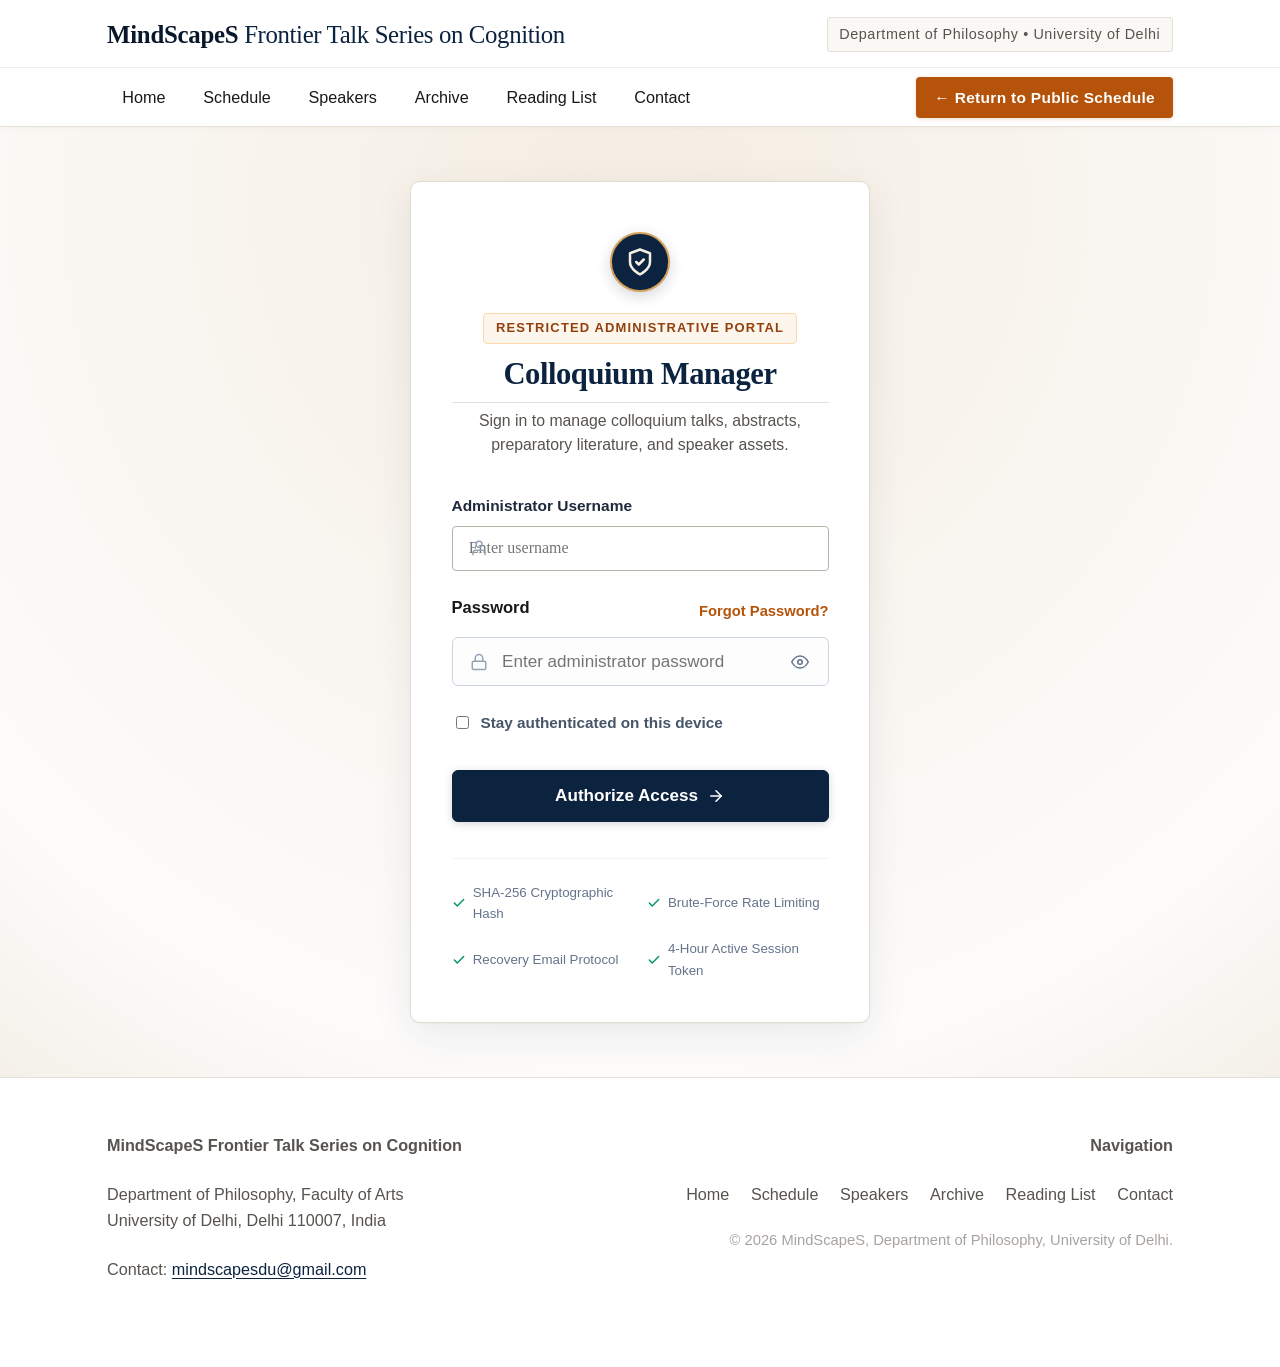
<file: admin.html>
<!DOCTYPE html>
<html lang="en">

<head>
  <meta charset="UTF-8">
  <meta name="viewport" content="width=device-width, initial-scale=1.0">
  <title>Admin Dashboard | MindScapeS Colloquium Management</title>
  <meta name="description" content="Administrative control portal for managing talks, abstracts, readings, and security settings for the MindScapeS Frontier Talk Series on Cognition.">
  <link rel="icon" href="Images/favicon.svg" type="image/svg+xml">
  <link rel="stylesheet" href="css/style.css?v=3.1">
  <style>
    :root {
      --admin-bg: #f8fafc;
      --admin-navy: #0c2340;
      --admin-navy-dark: #07172b;
      --admin-gold: #b45309;
      --admin-gold-hover: #92400e;
      --admin-border: #e2e8f0;
      --admin-card: #ffffff;
      --admin-text: #0f172a;
      --admin-muted: #64748b;
    }

    body.admin-body {
      background-color: var(--admin-bg);
      min-height: 100vh;
      color: var(--admin-text);
      display: flex;
      flex-direction: column;
    }

    /* Top Navigation */
    .admin-navbar {
      background: var(--admin-navy);
      color: #ffffff;
      padding: 0.85rem 1.75rem;
      border-bottom: 3px solid var(--admin-gold);
      box-shadow: 0 4px 12px rgba(12, 35, 64, 0.15);
    }

    .admin-navbar-inner {
      max-width: 1280px;
      margin: 0 auto;
      display: flex;
      align-items: center;
      justify-content: space-between;
      flex-wrap: wrap;
      gap: 1rem;
    }

    .admin-logo-group {
      display: flex;
      align-items: center;
      gap: 0.85rem;
    }

    .admin-logo-title {
      font-family: var(--font-serif);
      font-size: 1.35rem;
      font-weight: 700;
      color: #ffffff;
      text-decoration: none;
      letter-spacing: -0.01em;
    }

    .admin-role-badge {
      font-family: var(--font-sans);
      font-size: 0.72rem;
      background: rgba(255, 255, 255, 0.14);
      color: #f5ebd8;
      border: 1px solid rgba(255, 255, 255, 0.25);
      padding: 0.2rem 0.55rem;
      border-radius: 4px;
      text-transform: uppercase;
      letter-spacing: 0.06em;
      font-weight: 600;
    }

    .admin-nav-actions {
      display: flex;
      align-items: center;
      gap: 0.85rem;
    }

    .btn-admin-nav {
      font-family: var(--font-sans);
      font-size: 0.84rem;
      font-weight: 500;
      padding: 0.45rem 0.95rem;
      border-radius: 5px;
      text-decoration: none;
      transition: all 0.15s ease;
      cursor: pointer;
      display: inline-flex;
      align-items: center;
      gap: 0.4rem;
    }

    .btn-admin-preview {
      background: rgba(255, 255, 255, 0.1);
      color: #ffffff;
      border: 1px solid rgba(255, 255, 255, 0.25);
    }

    .btn-admin-preview:hover {
      background: rgba(255, 255, 255, 0.2);
      color: #ffffff;
    }

    .btn-admin-signout {
      background: #dc2626;
      color: #ffffff;
      border: 1px solid #b91c1c;
    }

    .btn-admin-signout:hover {
      background: #b91c1c;
      color: #ffffff;
    }

    /* Sub-header Tabs */
    .admin-tabs-bar {
      background: #ffffff;
      border-bottom: 1px solid var(--admin-border);
      padding: 0 1.75rem;
    }

    .admin-tabs-inner {
      max-width: 1280px;
      margin: 0 auto;
      display: flex;
      gap: 2rem;
    }

    .admin-tab-btn {
      background: none;
      border: none;
      border-bottom: 3px solid transparent;
      padding: 1rem 0.25rem;
      font-family: var(--font-sans);
      font-size: 0.92rem;
      font-weight: 600;
      color: var(--admin-muted);
      cursor: pointer;
      display: inline-flex;
      align-items: center;
      gap: 0.5rem;
      transition: all 0.15s ease;
    }

    .admin-tab-btn:hover {
      color: var(--admin-navy);
    }

    .admin-tab-btn.active {
      color: var(--admin-navy);
      border-bottom-color: var(--admin-gold);
    }

    /* Content Area */
    .admin-main-wrap {
      max-width: 1280px;
      margin: 2rem auto;
      padding: 0 1.75rem;
      flex: 1;
      width: 100%;
    }

    .tab-content-panel {
      display: none;
      animation: tabFade 0.2s ease-out;
    }

    .tab-content-panel.active {
      display: block;
    }

    @keyframes tabFade {
      from { opacity: 0; transform: translateY(4px); }
      to { opacity: 1; transform: translateY(0); }
    }

    /* Status Banner */
    .system-status-ribbon {
      background: #ffffff;
      border: 1px solid var(--admin-border);
      border-radius: 8px;
      padding: 0.9rem 1.4rem;
      margin-bottom: 1.75rem;
      display: flex;
      align-items: center;
      justify-content: space-between;
      flex-wrap: wrap;
      gap: 0.85rem;
      box-shadow: 0 1px 3px rgba(0, 0, 0, 0.03);
    }

    .cloud-sync-pill {
      display: flex;
      align-items: center;
      gap: 0.55rem;
      font-family: var(--font-sans);
      font-size: 0.88rem;
      font-weight: 600;
    }

    .pulse-dot {
      width: 10px;
      height: 10px;
      border-radius: 50%;
      background: #10b981;
      box-shadow: 0 0 0 3px rgba(16, 185, 129, 0.25);
    }

    /* Stats Cards */
    .stats-row {
      display: grid;
      grid-template-columns: repeat(auto-fit, minmax(220px, 1fr));
      gap: 1.25rem;
      margin-bottom: 2rem;
    }

    .metric-card {
      background: #ffffff;
      border: 1px solid var(--admin-border);
      border-radius: 8px;
      padding: 1.35rem 1.5rem;
      box-shadow: 0 1px 3px rgba(0, 0, 0, 0.03);
      position: relative;
      overflow: hidden;
    }

    .metric-card::before {
      content: "";
      position: absolute;
      top: 0;
      left: 0;
      width: 4px;
      height: 100%;
      background: var(--admin-navy);
    }

    .metric-card.gold::before { background: var(--admin-gold); }
    .metric-card.blue::before { background: #2563eb; }
    .metric-card.gray::before { background: #64748b; }

    .metric-value {
      font-family: var(--font-serif);
      font-size: 2.2rem;
      font-weight: 700;
      color: var(--admin-navy);
      line-height: 1;
      margin-bottom: 0.4rem;
    }

    .metric-label {
      font-family: var(--font-sans);
      font-size: 0.82rem;
      text-transform: uppercase;
      letter-spacing: 0.05em;
      color: var(--admin-muted);
      font-weight: 600;
    }

    /* Controls Bar */
    .table-controls-bar {
      display: flex;
      align-items: center;
      justify-content: space-between;
      flex-wrap: wrap;
      gap: 1rem;
      margin-bottom: 1.25rem;
    }

    .search-filter-group {
      display: flex;
      align-items: center;
      gap: 0.75rem;
      flex-wrap: wrap;
    }

    .search-input-admin {
      padding: 0.55rem 0.95rem;
      border: 1px solid var(--admin-border);
      border-radius: 6px;
      font-family: var(--font-sans);
      font-size: 0.9rem;
      width: 260px;
      background: #ffffff;
    }

    .search-input-admin:focus {
      outline: none;
      border-color: var(--admin-navy);
      box-shadow: 0 0 0 3px rgba(12, 35, 64, 0.1);
    }

    .filter-btn-pill {
      background: #ffffff;
      border: 1px solid var(--admin-border);
      border-radius: 20px;
      padding: 0.4rem 0.85rem;
      font-family: var(--font-sans);
      font-size: 0.82rem;
      font-weight: 600;
      color: var(--admin-muted);
      cursor: pointer;
      transition: all 0.15s ease;
    }

    .filter-btn-pill.active {
      background: var(--admin-navy);
      border-color: var(--admin-navy);
      color: #ffffff;
    }

    .btn-create-talk {
      background: var(--admin-gold);
      color: #ffffff;
      border: none;
      padding: 0.65rem 1.25rem;
      font-family: var(--font-sans);
      font-size: 0.9rem;
      font-weight: 600;
      border-radius: 6px;
      cursor: pointer;
      display: inline-flex;
      align-items: center;
      gap: 0.45rem;
      box-shadow: 0 2px 6px rgba(180, 83, 9, 0.25);
      transition: all 0.15s ease;
    }

    .btn-create-talk:hover {
      background: var(--admin-gold-hover);
      transform: translateY(-1px);
    }

    /* Talks Table */
    .admin-table-container {
      background: #ffffff;
      border: 1px solid var(--admin-border);
      border-radius: 8px;
      overflow-x: auto;
      box-shadow: 0 1px 4px rgba(0, 0, 0, 0.04);
    }

    .talks-datatable {
      width: 100%;
      border-collapse: collapse;
      text-align: left;
    }

    .talks-datatable th {
      background: #f8fafc;
      padding: 13px 18px;
      font-family: var(--font-sans);
      font-size: 0.82rem;
      font-weight: 700;
      color: #475569;
      border-bottom: 1px solid #cbd5e1;
      text-transform: uppercase;
      letter-spacing: 0.04em;
    }

    .talks-datatable td {
      padding: 16px 18px;
      border-bottom: 1px solid #f1f5f9;
      font-family: var(--font-sans);
      font-size: 0.9rem;
      vertical-align: top;
      line-height: 1.45;
    }

    .talks-datatable tr:hover {
      background: #fbfcfe;
    }

    .speaker-flex-chip {
      display: flex;
      align-items: center;
      gap: 0.85rem;
    }

    .speaker-avatar-circle {
      width: 44px;
      height: 44px;
      border-radius: 50%;
      object-fit: cover;
      background: #e2e8f0;
      border: 2px solid #cbd5e1;
      display: flex;
      align-items: center;
      justify-content: center;
      font-weight: 700;
      color: var(--admin-navy);
      font-size: 0.85rem;
      flex-shrink: 0;
    }

    /* Speaker Cards Grid in Admin */
    .admin-speaker-cards-grid {
      display: grid;
      grid-template-columns: repeat(auto-fill, minmax(320px, 1fr));
      gap: 1.5rem;
      margin-top: 1.5rem;
    }

    .admin-speaker-card {
      background: #ffffff;
      border: 1px solid var(--admin-border);
      border-radius: 8px;
      padding: 1.35rem 1.45rem;
      box-shadow: 0 1px 4px rgba(0, 0, 0, 0.04);
      display: flex;
      flex-direction: column;
      justify-content: space-between;
      transition: transform 0.15s ease, box-shadow 0.15s ease;
    }

    .admin-speaker-card:hover {
      box-shadow: 0 4px 14px rgba(0, 0, 0, 0.08);
      border-color: #cbd5e1;
    }

    .admin-speaker-header {
      display: flex;
      align-items: center;
      gap: 1rem;
      margin-bottom: 0.85rem;
    }

    .admin-speaker-photo {
      width: 62px;
      height: 62px;
      border-radius: 50%;
      object-fit: cover;
      object-position: center 20%;
      border: 2px solid var(--admin-gold);
      flex-shrink: 0;
    }

    .admin-speaker-mono {
      width: 62px;
      height: 62px;
      border-radius: 50%;
      background: #e2e8f0;
      color: #334155;
      font-weight: 700;
      font-size: 1.2rem;
      display: flex;
      align-items: center;
      justify-content: center;
      flex-shrink: 0;
    }

    .talk-status-badge {
      display: inline-block;
      font-size: 0.72rem;
      font-weight: 700;
      text-transform: uppercase;
      letter-spacing: 0.04em;
      padding: 0.25rem 0.6rem;
      border-radius: 4px;
    }

    .status-upcoming {
      background: #eff6ff;
      color: #1d4ed8;
      border: 1px solid #bfdbfe;
    }

    .status-active {
      background: #fef3c7;
      color: #92400e;
      border: 1px solid #fde68a;
    }

    .status-concluded {
      background: #f1f5f9;
      color: #475569;
      border: 1px solid #cbd5e1;
    }

    .action-btn-group {
      display: flex;
      align-items: center;
      gap: 0.45rem;
      justify-content: center;
    }

    .btn-row-edit {
      background: #ffffff;
      border: 1px solid var(--admin-navy);
      color: var(--admin-navy);
      padding: 0.35rem 0.75rem;
      border-radius: 4px;
      font-size: 0.82rem;
      font-weight: 600;
      cursor: pointer;
      transition: all 0.15s ease;
    }

    .btn-row-edit:hover {
      background: var(--admin-navy);
      color: #ffffff;
    }

    .btn-row-del {
      background: #ffffff;
      border: 1px solid #ef4444;
      color: #ef4444;
      padding: 0.35rem 0.75rem;
      border-radius: 4px;
      font-size: 0.82rem;
      font-weight: 600;
      cursor: pointer;
      transition: all 0.15s ease;
    }

    .btn-row-del:hover {
      background: #ef4444;
      color: #ffffff;
    }

    /* Settings Cards */
    .settings-grid {
      display: grid;
      grid-template-columns: repeat(auto-fit, minmax(360px, 1fr));
      gap: 1.5rem;
    }

    .settings-box {
      background: #ffffff;
      border: 1px solid var(--admin-border);
      border-radius: 8px;
      padding: 1.75rem;
      box-shadow: 0 1px 3px rgba(0, 0, 0, 0.03);
    }

    .settings-heading {
      font-family: var(--font-serif);
      font-size: 1.3rem;
      font-weight: 700;
      color: var(--admin-navy);
      margin: 0 0 0.4rem;
    }

    .settings-desc {
      font-family: var(--font-sans);
      font-size: 0.88rem;
      color: var(--admin-muted);
      margin: 0 0 1.25rem;
      line-height: 1.5;
    }

    /* Modal Styling */
    .talk-modal-backdrop {
      position: fixed;
      inset: 0;
      background: rgba(12, 35, 64, 0.65);
      backdrop-filter: blur(3px);
      display: none;
      align-items: center;
      justify-content: center;
      z-index: 1000;
      padding: 1.25rem;
    }

    .talk-modal-backdrop.open {
      display: flex;
    }

    .talk-modal-card {
      background: #ffffff;
      max-width: 820px;
      width: 100%;
      max-height: 90vh;
      overflow-y: auto;
      border-radius: 10px;
      box-shadow: 0 16px 48px rgba(0, 0, 0, 0.25);
      border: 1px solid var(--admin-border);
      padding: 2.25rem;
      position: relative;
    }

    .form-grid-row-2 {
      display: grid;
      grid-template-columns: 1fr 1fr;
      gap: 1.25rem;
    }

    @media (max-width: 700px) {
      .form-grid-row-2 {
        grid-template-columns: 1fr;
      }
    }

    /* Responsive adjustments for Tablets, iPads & Phones */
    @media (max-width: 860px) {
      .admin-navbar-inner {
        flex-direction: column;
        align-items: flex-start;
        gap: 0.75rem;
      }

      .admin-nav-actions {
        width: 100%;
        justify-content: space-between;
        flex-wrap: wrap;
      }

      .admin-tabs-inner {
        overflow-x: auto;
        white-space: nowrap;
        -webkit-overflow-scrolling: touch;
        gap: 1.25rem;
      }

      .table-controls-bar {
        flex-direction: column;
        align-items: stretch;
      }

      .search-filter-group {
        width: 100%;
      }

      .search-input-admin {
        width: 100%;
      }

      .btn-create-talk {
        width: 100%;
        justify-content: center;
      }
    }

    @media (max-width: 640px) {
      .admin-main-wrap {
        padding: 0 1rem;
        margin: 1.25rem auto;
      }

      .stats-row {
        grid-template-columns: repeat(2, 1fr);
        gap: 0.75rem;
      }

      .metric-card {
        padding: 1rem;
      }

      .metric-value {
        font-size: 1.75rem;
      }

      .talk-modal-card {
        padding: 1.5rem 1.15rem;
        width: 95%;
        max-height: 92vh;
      }

      .settings-grid {
        grid-template-columns: 1fr;
      }
    }

    @media (max-width: 440px) {
      .stats-row {
        grid-template-columns: 1fr;
      }
    }

    .field-label-admin {
      display: block;
      font-family: var(--font-sans);
      font-size: 0.88rem;
      font-weight: 600;
      color: #1e293b;
      margin-bottom: 0.35rem;
    }

    .field-input-admin {
      width: 100%;
      padding: 0.65rem 0.85rem;
      font-family: var(--font-sans);
      font-size: 0.92rem;
      border: 1px solid #cbd5e1;
      border-radius: 5px;
      background: #ffffff;
      color: #0f172a;
    }

    .field-input-admin:focus {
      outline: none;
      border-color: var(--admin-navy);
      box-shadow: 0 0 0 3px rgba(12, 35, 64, 0.1);
    }

    /* Toast */
    .admin-toast {
      position: fixed;
      bottom: 2rem;
      right: 2rem;
      background: var(--admin-navy);
      color: #ffffff;
      padding: 0.9rem 1.5rem;
      border-radius: 6px;
      box-shadow: 0 8px 24px rgba(0, 0, 0, 0.22);
      font-family: var(--font-sans);
      font-size: 0.92rem;
      display: flex;
      align-items: center;
      gap: 0.65rem;
      z-index: 2000;
      transform: translateY(80px);
      opacity: 0;
      transition: all 0.25s cubic-bezier(0.16, 1, 0.3, 1);
    }

    .admin-toast.show {
      transform: translateY(0);
      opacity: 1;
    }
  </style>
</head>

<body class="admin-body">
  <!-- Top Navigation Bar -->
  <header class="admin-navbar">
    <div class="admin-navbar-inner">
      <div class="admin-logo-group">
        <a href="admin.html" class="admin-logo-title">
          <strong>MindScapeS</strong> Admin Portal
        </a>
        <span class="admin-role-badge">Colloquium Manager</span>
      </div>

      <div class="admin-nav-actions">
        <span style="font-family: var(--font-sans); font-size: 0.85rem; color: #cbd5e1;">
          Signed in: <strong id="admin-user-display" style="color: #ffffff;">admin</strong>
        </span>
        <a href="schedule.html" class="btn-admin-nav btn-admin-preview" target="_blank">
          &nearr; View Live Schedule
        </a>
        <button id="btn-admin-logout" class="btn-admin-nav btn-admin-signout">
          Sign Out
        </button>
      </div>
    </div>
  </header>

  <!-- Navigation Tabs -->
  <div class="admin-tabs-bar">
    <div class="admin-tabs-inner">
      <button class="admin-tab-btn active" data-tab="tab-talks">
        <svg width="18" height="18" viewBox="0 0 24 24" fill="none" stroke="currentColor" stroke-width="2" stroke-linecap="round" stroke-linejoin="round">
          <rect x="3" y="4" width="18" height="18" rx="2" ry="2"/>
          <line x1="16" y1="2" x2="16" y2="6"/>
          <line x1="8" y1="2" x2="8" y2="6"/>
          <line x1="3" y1="10" x2="21" y2="10"/>
        </svg>
        <span>Talks &amp; Colloquia</span>
      </button>

      <button class="admin-tab-btn" data-tab="tab-speakers">
        <svg width="18" height="18" viewBox="0 0 24 24" fill="none" stroke="currentColor" stroke-width="2" stroke-linecap="round" stroke-linejoin="round">
          <path d="M17 21v-2a4 4 0 0 0-4-4H5a4 4 0 0 0-4 4v2"/>
          <circle cx="9" cy="7" r="4"/>
          <path d="M23 21v-2a4 4 0 0 0-3-3.87"/>
          <path d="M16 3.13a4 4 0 0 1 0 7.75"/>
        </svg>
        <span>Speaker Profile Cards</span>
      </button>

      <button class="admin-tab-btn" data-tab="tab-security">
        <svg width="18" height="18" viewBox="0 0 24 24" fill="none" stroke="currentColor" stroke-width="2" stroke-linecap="round" stroke-linejoin="round">
          <path d="M12 22s8-4 8-10V5l-8-3-8 3v7c0 6 8 10 8 10z"/>
        </svg>
        <span>Security &amp; Recovery Settings</span>
      </button>
    </div>
  </div>

  <main class="admin-main-wrap">

    <!-- ==================== TAB 1: TALKS MANAGEMENT ==================== -->
    <div class="tab-content-panel active" id="tab-talks">
      <!-- Supabase Status Ribbon -->
      <div class="system-status-ribbon">
        <div class="cloud-sync-pill">
          <span class="pulse-dot"></span>
          <span id="cloud-sync-text">Supabase Cloud Sync Ready (Project: aicypxqetxjhofluwdwf)</span>
        </div>
        <div style="font-family: var(--font-sans); font-size: 0.82rem; color: var(--admin-muted);">
          Target Table: <code>public.talks</code> &bull; Realtime Updates
        </div>
      </div>

      <!-- Metrics Row -->
      <div class="stats-row">
        <div class="metric-card">
          <div class="metric-value" id="count-total">8</div>
          <div class="metric-label">Total Colloquium Sessions</div>
        </div>
        <div class="metric-card gold">
          <div class="metric-value" id="count-active" style="color: var(--admin-gold);">1</div>
          <div class="metric-label">Active / Live Registration</div>
        </div>
        <div class="metric-card blue">
          <div class="metric-value" id="count-upcoming" style="color: #2563eb;">6</div>
          <div class="metric-label">Upcoming Sessions</div>
        </div>
        <div class="metric-card gray">
          <div class="metric-value" id="count-concluded" style="color: #64748b;">1</div>
          <div class="metric-label">Concluded Colloquia</div>
        </div>
      </div>

      <!-- Homepage Series Poster Management Box -->
      <div class="admin-poster-manager-card" style="margin-bottom: 1.5rem; background: #ffffff; border: 1px solid #e2e8f0; border-radius: 8px; padding: 1.25rem 1.5rem; box-shadow: 0 1px 3px rgba(0,0,0,0.04);">
        <div style="display: flex; justify-content: space-between; align-items: flex-start; flex-wrap: wrap; gap: 1rem;">
          <div>
            <div style="display: flex; align-items: center; gap: 0.5rem; margin-bottom: 0.25rem;">
              <span style="font-family: var(--font-sans); font-size: 0.72rem; font-weight: 700; text-transform: uppercase; background: #fef3c7; color: #92400e; padding: 0.15rem 0.5rem; border-radius: 4px; border: 1px solid #fde68a;">
                Homepage Display
              </span>
              <span id="admin-poster-badge" style="font-size: 0.78rem; font-weight: 600; color: #64748b;">
                ● No poster currently published
              </span>
            </div>
            <h3 style="margin: 0 0 0.25rem; font-family: var(--font-serif); font-size: 1.15rem; color: var(--admin-navy);">
              Homepage Colloquium Poster
            </h3>
            <p style="margin: 0; font-family: var(--font-sans); font-size: 0.85rem; color: #64748b; max-width: 650px;">
              Upload an official flyer/poster to display below &ldquo;Colloquium Series&rdquo; on the homepage. At a time, only 1 poster is active. If removed or deleted, the homepage displays cleanly with zero blank space.
            </p>
          </div>

          <div style="display: flex; gap: 0.5rem; align-items: center; flex-wrap: wrap;">
            <button type="button" id="btn-delete-poster" class="btn" style="background: #fef2f2; color: #dc2626; border: 1px solid #fecaca; padding: 0.45rem 0.9rem; font-size: 0.85rem; display: none;">
              Delete Poster
            </button>
            <label for="admin-poster-file-input" class="btn btn-gold" style="padding: 0.45rem 1rem; font-size: 0.85rem; cursor: pointer; display: inline-flex; align-items: center; gap: 0.4rem; margin: 0;">
              <svg width="16" height="16" viewBox="0 0 24 24" fill="none" stroke="currentColor" stroke-width="2" stroke-linecap="round" stroke-linejoin="round">
                <path d="M21 15v4a2 2 0 0 1-2 2H5a2 2 0 0 1-2-2v-4"/>
                <polyline points="17 8 12 3 7 8"/>
                <line x1="12" y1="3" x2="12" y2="15"/>
              </svg>
              <span>Upload / Change Poster</span>
            </label>
            <input type="file" id="admin-poster-file-input" accept="image/*" style="display: none;">
          </div>
        </div>

        <!-- Live Poster Preview Row (Collapsible if no poster) -->
        <div id="admin-poster-preview-wrap" style="display: none; margin-top: 1rem; padding-top: 1rem; border-top: 1px dashed #e2e8f0; align-items: center; gap: 1.25rem;">
          <a id="admin-poster-preview-link" href="#" target="_blank" rel="noopener noreferrer" title="Click to view full image">
            <img id="admin-poster-preview-img" src="" alt="Poster Preview" style="width: 120px; max-height: 140px; object-fit: contain; border-radius: 6px; border: 1px solid #cbd5e1; box-shadow: 0 2px 6px rgba(0,0,0,0.06); background: #f8fafc;">
          </a>
          <div>
            <div style="font-weight: 600; font-size: 0.88rem; color: #1e293b;" id="admin-poster-meta-title">Active Poster Displayed on Homepage</div>
            <div style="font-size: 0.8rem; color: #64748b; margin-top: 0.2rem;" id="admin-poster-meta-date">Published live</div>
            <div style="margin-top: 0.5rem; display: flex; gap: 0.5rem;">
              <a id="admin-poster-view-link" href="#" target="_blank" rel="noopener noreferrer" style="font-size: 0.82rem; color: #2563eb; text-decoration: underline;">
                Open Full Size &nearr;
              </a>
            </div>
          </div>
        </div>
      </div>

      <!-- Controls & Filter Bar -->
      <div class="table-controls-bar">
        <div class="search-filter-group">
          <input type="text" id="admin-search-input" class="search-input-admin" placeholder="Search by speaker or title...">
          <button class="filter-btn-pill active" data-filter="all">All Talks</button>
          <button class="filter-btn-pill" data-filter="active">Active Reg</button>
          <button class="filter-btn-pill" data-filter="upcoming">Upcoming</button>
          <button class="filter-btn-pill" data-filter="concluded">Concluded</button>
        </div>

        <button id="btn-open-create-talk" class="btn-create-talk">
          <svg width="18" height="18" viewBox="0 0 24 24" fill="none" stroke="currentColor" stroke-width="2" stroke-linecap="round" stroke-linejoin="round">
            <line x1="12" y1="5" x2="12" y2="19"/>
            <line x1="5" y1="12" x2="19" y2="12"/>
          </svg>
          <span>Add New Talk / Project</span>
        </button>
      </div>

      <!-- Table Container -->
      <div class="admin-table-container">
        <table class="talks-datatable">
          <thead>
            <tr>
              <th style="width: 7%;">Session</th>
              <th style="width: 17%;">Date &amp; Time (IST)</th>
              <th style="width: 23%;">Speaker &amp; Affiliation</th>
              <th style="width: 25%;">Talk Title</th>
              <th style="width: 11%;">Status</th>
              <th style="width: 7%;">Materials</th>
              <th style="width: 10%; text-align: center;">Actions</th>
            </tr>
          </thead>
          <tbody id="admin-talks-tbody">
            <!-- Rendered by JavaScript -->
          </tbody>
        </table>
      </div>
    </div>

    <!-- ==================== TAB 2: SPEAKER & COMMENTATOR PROFILE CARDS ==================== -->
    <div class="tab-content-panel" id="tab-speakers">
      <div class="section-title-bar">
        <div>
          <h2 class="admin-section-heading">Speaker &amp; Commentator Profile Cards</h2>
          <p class="admin-section-sub">
            Customize photos, research biographies, academic affiliations, and topics shown on the public Speakers page.
          </p>
        </div>
        <div style="display: flex; gap: 0.75rem; flex-wrap: wrap; align-items: center;">
          <input type="text" id="admin-speaker-search" class="search-input-admin" placeholder="Filter profiles..." style="width: 220px;">
          <button type="button" class="btn btn-gold" id="btn-add-commentator" style="padding: 0.5rem 1rem; font-size: 0.85rem;">
            + Add New Commentator
          </button>
        </div>
      </div>

      <div style="display: flex; gap: 0.5rem; margin-top: 1rem; border-bottom: 1px solid #e2e8f0; padding-bottom: 0.75rem;">
        <button type="button" class="filter-btn-pill active" id="pill-filter-keynotes" data-spk-tab="keynotes">
          Keynote Speakers (8)
        </button>
        <button type="button" class="filter-btn-pill" id="pill-filter-commentators" data-spk-tab="commentators">
          Commentators &amp; Discussants (<span id="count-commentators">2</span>)
        </button>
      </div>

      <!-- Keynote Speakers Grid -->
      <div class="admin-speaker-cards-grid" id="admin-speaker-cards-container">
        <!-- Rendered dynamically by JavaScript -->
      </div>

      <!-- Commentators Grid -->
      <div class="admin-speaker-cards-grid" id="admin-commentator-cards-container" style="display: none;">
        <!-- Rendered dynamically by JavaScript -->
      </div>
    </div>

    <!-- ==================== TAB 3: SECURITY & RECOVERY SETTINGS ==================== -->
    <div class="tab-content-panel" id="tab-security">
      <div class="settings-grid">
        <!-- Recovery Email Card -->
        <div class="settings-box">
          <h3 class="settings-heading">Emergency Recovery Email</h3>
          <p class="settings-desc">
            If you ever forget your administrator password, a one-time 6-digit recovery code (OTP) will be dispatched to this verified address.
          </p>

          <form id="form-update-recovery-email">
            <div style="margin-bottom: 1.25rem;">
              <label for="setting-recovery-email" class="field-label-admin">Registered Recovery Email Address</label>
              <input type="email" id="setting-recovery-email" class="field-input-admin" required placeholder="e.g. mindscapesdu@gmail.com">
            </div>
            <button type="submit" class="btn btn-gold" style="padding: 0.65rem 1.15rem; font-size: 0.9rem;">
              Save Recovery Email &rarr;
            </button>
          </form>
        </div>

        <!-- Change Password Card -->
        <div class="settings-box">
          <h3 class="settings-heading">Change Administrator Password</h3>
          <p class="settings-desc">
            Passwords are stored using <strong>SHA-256 with cryptographic salt</strong>. No plaintext passwords ever touch memory or cloud storage.
          </p>

          <form id="form-change-password">
            <div style="margin-bottom: 1rem;">
              <label for="pwd-current" class="field-label-admin">Current Password</label>
              <input type="password" id="pwd-current" class="field-input-admin" required placeholder="Enter current password">
            </div>

            <div style="margin-bottom: 1rem;">
              <label for="pwd-new" class="field-label-admin">New Password (Min 6 characters)</label>
              <input type="password" id="pwd-new" class="field-input-admin" required minlength="6" placeholder="Enter new strong password">
            </div>

            <div style="margin-bottom: 1.25rem;">
              <label for="pwd-confirm" class="field-label-admin">Confirm New Password</label>
              <input type="password" id="pwd-confirm" class="field-input-admin" required minlength="6" placeholder="Confirm new password">
            </div>

            <button type="submit" class="btn btn-gold" style="padding: 0.65rem 1.15rem; font-size: 0.9rem;">
              Update Password &rarr;
            </button>
          </form>
        </div>
      </div>
    </div>
  </main>

  <!-- ==================== MODAL: ADD / EDIT TALK ==================== -->
  <div class="talk-modal-backdrop" id="talk-modal-backdrop" role="dialog" aria-modal="true" aria-labelledby="talk-modal-title">
    <div class="talk-modal-card">
      <button type="button" class="modal-close-btn" id="btn-close-talk-modal" aria-label="Close">&times;</button>
      <h3 id="talk-modal-title" style="margin: 0 0 1.25rem; font-family: var(--font-serif); font-size: 1.5rem; color: var(--admin-navy);">
        Edit Colloquium Talk
      </h3>

      <form id="talk-editor-form">
        <input type="hidden" id="edit-talk-id">

        <div class="form-grid-row-2">
          <div>
            <label for="edit-talk-session" class="field-label-admin">Session Number *</label>
            <input type="number" id="edit-talk-session" class="field-input-admin" required min="1" placeholder="e.g. 1">
          </div>
          <div>
            <label for="edit-talk-status" class="field-label-admin">Colloquium Status *</label>
            <select id="edit-talk-status" class="field-input-admin">
              <option value="upcoming">Upcoming Session</option>
              <option value="active">Active (Open Registration)</option>
              <option value="concluded">Concluded (Past Session)</option>
            </select>
          </div>
        </div>

        <div class="form-grid-row-2" style="margin-top: 1rem;">
          <div>
            <label for="edit-talk-date" class="field-label-admin">Date Display (IST) *</label>
            <input type="text" id="edit-talk-date" class="field-input-admin" required placeholder="e.g. Fri, Nov 6, 2026">
          </div>
          <div>
            <label for="edit-talk-time" class="field-label-admin">Time Display (IST) *</label>
            <input type="text" id="edit-talk-time" class="field-input-admin" required placeholder="e.g. 8:00 AM IST (UTC+5:30)">
          </div>
        </div>

        <div class="form-grid-row-2" style="margin-top: 1rem;">
          <div>
            <label for="edit-talk-speaker" class="field-label-admin">Speaker Full Name *</label>
            <input type="text" id="edit-talk-speaker" class="field-input-admin" required placeholder="e.g. Prof. Susanna Schellenberg">
          </div>
          <div>
            <label for="edit-talk-affiliation" class="field-label-admin">Speaker Affiliation / Institution</label>
            <input type="text" id="edit-talk-affiliation" class="field-input-admin" placeholder="e.g. [Institution Placeholder: Rutgers University]">
          </div>
        </div>

        <!-- Speaker Image Upload & URL -->
        <div style="margin-top: 1rem; background: #f8fafc; border: 1px solid #e2e8f0; border-radius: 6px; padding: 1.1rem;">
          <label class="field-label-admin">Speaker Portrait / Image (URL or Local Upload)</label>
          <div style="display: flex; gap: 0.75rem; flex-wrap: wrap;">
            <input type="text" id="edit-speaker-img-url" class="field-input-admin" style="flex: 2;" placeholder="e.g. Images/melissa-kibbe.jpeg or https://...">
            <input type="file" id="edit-speaker-img-file" accept="image/*" class="field-input-admin" style="flex: 1;">
          </div>
          <div style="display: flex; align-items: center; gap: 1rem; margin-top: 0.75rem;">
            <img id="speaker-img-preview" src="" alt="Speaker Preview" style="width: 52px; height: 52px; border-radius: 50%; object-fit: cover; border: 2px solid #cbd5e1; display: none;">
            <span id="speaker-img-note" style="font-size: 0.82rem; color: #64748b;">No image loaded</span>
          </div>
        </div>

        <div style="margin-top: 1rem;">
          <label for="edit-speaker-bio" class="field-label-admin">Speaker Research Biography (Shown on Speakers Page)</label>
          <textarea id="edit-speaker-bio" class="field-input-admin" rows="3" placeholder="Enter research biography, academic background, laboratory focus..."></textarea>
        </div>

        <div style="margin-top: 1rem;">
          <label for="edit-talk-title-input" class="field-label-admin">Talk / Project Title *</label>
          <input type="text" id="edit-talk-title-input" class="field-input-admin" required placeholder="e.g. Perceptual Capacities and the Grounds of Mental Evidence">
        </div>

        <div style="margin-top: 1rem;">
          <label for="edit-talk-format" class="field-label-admin">
            Format &amp; Commentators (One item per line; TBA commentators will be filtered out automatically)
          </label>
          <textarea id="edit-talk-format" class="field-input-admin" rows="4" placeholder="Talk&#10;Student-First Q&amp;A&#10;Commentator: Prof. Tarun&#10;Open Q&amp;A"></textarea>
        </div>

        <div style="margin-top: 1rem;">
          <label for="edit-talk-abstract" class="field-label-admin">Full Abstract</label>
          <textarea id="edit-talk-abstract" class="field-input-admin" rows="5" placeholder="Enter full abstract paragraphs..."></textarea>
        </div>

        <!-- Materials Section: Multiple Papers & Handouts with Dynamic [+] Add Buttons -->
        <div style="margin-top: 1.25rem; background: #fffbeb; border: 1px solid #fef3c7; border-radius: 6px; padding: 1.15rem;">
          <h4 style="margin: 0 0 1rem; font-family: var(--font-sans); font-size: 0.95rem; color: #92400e; display: flex; align-items: center; gap: 0.5rem;">
            <svg width="18" height="18" viewBox="0 0 24 24" fill="none" stroke="currentColor" stroke-width="2" stroke-linecap="round" stroke-linejoin="round">
              <path d="M14 2H6a2 2 0 0 0-2 2v16a2 2 0 0 0 2 2h12a2 2 0 0 0 2-2V8z"/>
              <polyline points="14 2 14 8 20 8"/>
            </svg>
            <span>Preparatory Research Papers &amp; Session Handouts</span>
          </h4>

          <!-- Section 1: Preparatory Research Papers -->
          <div style="margin-bottom: 1.25rem;">
            <div style="display: flex; justify-content: space-between; align-items: center; margin-bottom: 0.65rem; flex-wrap: wrap; gap: 0.5rem;">
              <label class="field-label-admin" style="margin: 0; font-weight: 700; color: #1c1917; font-size: 0.9rem;">
                1. Preparatory Research Papers
              </label>
              <button type="button" id="btn-add-paper-row" class="btn" style="background: #e0e7ff; color: #3730a3; border: 1px solid #c7d2fe; padding: 0.3rem 0.75rem; font-size: 0.82rem; font-weight: 600; cursor: pointer; border-radius: 4px; display: inline-flex; align-items: center; gap: 0.35rem;">
                <span style="font-size: 1.05rem; line-height: 1;">+</span> Add Research Paper
              </button>
            </div>
            <div id="papers-list-container" style="display: flex; flex-direction: column; gap: 0.85rem;"></div>
          </div>

          <!-- Section 2: Session Handouts -->
          <div style="border-top: 1px dashed #e7e5e4; padding-top: 1.15rem;">
            <div style="display: flex; justify-content: space-between; align-items: center; margin-bottom: 0.65rem; flex-wrap: wrap; gap: 0.5rem;">
              <label class="field-label-admin" style="margin: 0; font-weight: 700; color: #1c1917; font-size: 0.9rem;">
                2. Speaker Seminar Handouts
              </label>
              <button type="button" id="btn-add-handout-row" class="btn" style="background: #fef3c7; color: #92400e; border: 1px solid #fde68a; padding: 0.3rem 0.75rem; font-size: 0.82rem; font-weight: 600; cursor: pointer; border-radius: 4px; display: inline-flex; align-items: center; gap: 0.35rem;">
                <span style="font-size: 1.05rem; line-height: 1;">+</span> Add Seminar Handout
              </button>
            </div>
            <div id="handouts-list-container" style="display: flex; flex-direction: column; gap: 0.85rem;"></div>
          </div>
        </div>

        <!-- Zoom Meeting Configuration Box -->
        <div style="margin-top: 1.25rem; background: #f0f7ff; border: 1px solid #bfdbfe; border-radius: 6px; padding: 1.15rem;">
          <div style="display: flex; justify-content: space-between; align-items: center; margin-bottom: 0.4rem; flex-wrap: wrap; gap: 0.5rem;">
            <h4 style="margin: 0; font-family: var(--font-sans); font-size: 0.95rem; color: #1e40af; display: flex; align-items: center; gap: 0.5rem;">
              <svg width="18" height="18" viewBox="0 0 24 24" fill="none" stroke="currentColor" stroke-width="2" stroke-linecap="round" stroke-linejoin="round">
                <path d="M23 7l-7 5 7 5V7z"/>
                <rect x="1" y="5" width="15" height="14" rx="2" ry="2"/>
              </svg>
              <span>Zoom Access &amp; Meeting Credentials for this Talk</span>
            </h4>
            <button type="button" id="btn-zoom-default" class="btn" style="background: #2563eb; color: #ffffff; padding: 0.35rem 0.85rem; font-size: 0.82rem; font-weight: 600; border: none; border-radius: 4px; cursor: pointer; display: inline-flex; align-items: center; gap: 0.35rem;">
              <svg width="14" height="14" viewBox="0 0 24 24" fill="none" stroke="currentColor" stroke-width="2" stroke-linecap="round" stroke-linejoin="round">
                <polyline points="20 6 9 17 4 12"/>
              </svg>
              Default
            </button>
          </div>
          <p style="margin: 0 0 0.85rem; font-size: 0.82rem; color: #3b82f6;">
            Click <strong>&ldquo;Default&rdquo;</strong> to auto-fill the official MindScapeS recurring Zoom link, meeting ID, and passcode.
          </p>
          <div class="form-grid-row-2">
            <div>
              <label for="edit-zoom-link" class="field-label-admin">Zoom Join URL</label>
              <input type="url" id="edit-zoom-link" class="field-input-admin" placeholder="e.g. https://us04web.zoom.us/launch/jc/78997015908">
            </div>
            <div>
              <label for="edit-zoom-meeting-id" class="field-label-admin">Meeting ID</label>
              <input type="text" id="edit-zoom-meeting-id" class="field-input-admin" placeholder="e.g. 789 9701 5908">
            </div>
          </div>
          <div class="form-grid-row-2" style="margin-top: 0.75rem;">
            <div>
              <label for="edit-zoom-passcode" class="field-label-admin">Meeting Passcode</label>
              <input type="text" id="edit-zoom-passcode" class="field-input-admin" placeholder="e.g. cognition">
            </div>
            <div>
              <label for="edit-zoom-instructions" class="field-label-admin">Access Notes / Remarks (Optional)</label>
              <input type="text" id="edit-zoom-instructions" class="field-input-admin" placeholder="e.g. Waiting room active &bull; Opens 10 mins early">
            </div>
          </div>
        </div>

        <!-- Table Display & Registration & Zoom Visibility Options -->
        <div style="margin-top: 1.25rem; display: flex; gap: 1.5rem; flex-wrap: wrap; background: #f8fafc; padding: 0.95rem 1.15rem; border: 1px solid #e2e8f0; border-radius: 6px;">
          <label style="display: flex; align-items: center; gap: 0.5rem; font-family: var(--font-sans); font-size: 0.88rem; cursor: pointer;">
            <input type="checkbox" id="edit-has-abstract">
            <span>Show <strong>"View Abstract"</strong> button in public schedule</span>
          </label>
          <label style="display: flex; align-items: center; gap: 0.5rem; font-family: var(--font-sans); font-size: 0.88rem; cursor: pointer; color: #1e3a8a;">
            <input type="checkbox" id="edit-has-register">
            <span><strong>Enable Registration</strong> (Adds talk to public Registration Dropdown &amp; displays "Register" button)</span>
          </label>
          <label style="display: flex; align-items: center; gap: 0.5rem; font-family: var(--font-sans); font-size: 0.88rem; cursor: pointer; color: #b45309;">
            <input type="checkbox" id="edit-hide-zoom">
            <span><strong>Hide Zoom Link</strong> (Hides public Zoom join button &amp; credentials for this talk)</span>
          </label>
        </div>

        <div style="margin-top: 1.75rem; display: flex; justify-content: flex-end; gap: 0.75rem;">
          <button type="button" id="btn-cancel-talk-modal" class="btn btn-secondary">Cancel</button>
          <button type="submit" class="btn btn-gold">Save to Supabase &amp; Update Site &rarr;</button>
        </div>
      </form>
    </div>
  </div>

  <!-- ==================== MODAL: ADD / EDIT COMMENTATOR ==================== -->
  <div class="talk-modal-backdrop" id="commentator-modal-backdrop" role="dialog" aria-modal="true" aria-labelledby="commentator-modal-title">
    <div class="talk-modal-card">
      <button type="button" class="modal-close-btn" id="btn-close-comm-modal" aria-label="Close">&times;</button>
      <h3 id="commentator-modal-title" style="margin: 0 0 1.25rem; font-family: var(--font-serif); font-size: 1.5rem; color: var(--admin-navy);">
        Edit Commentator Profile Card
      </h3>

      <form id="comm-editor-form">
        <input type="hidden" id="edit-comm-id">

        <div class="form-grid-row-2">
          <div>
            <label for="edit-comm-name" class="field-label-admin">Commentator Full Name *</label>
            <input type="text" id="edit-comm-name" class="field-input-admin" required placeholder="e.g. Prof. Sami Yousif">
          </div>
          <div>
            <label for="edit-comm-affiliation" class="field-label-admin">Institution &amp; Department</label>
            <input type="text" id="edit-comm-affiliation" class="field-input-admin" placeholder="e.g. The Ohio State University, USA">
          </div>
        </div>

        <!-- Photo Upload & URL -->
        <div style="margin-top: 1rem; background: #f8fafc; border: 1px solid #e2e8f0; border-radius: 6px; padding: 1.1rem;">
          <label class="field-label-admin">Commentator Portrait / Photo (Upload File or URL)</label>
          <div style="display: flex; gap: 0.75rem; flex-wrap: wrap;">
            <input type="text" id="edit-comm-img-url" class="field-input-admin" style="flex: 2;" placeholder="e.g. Images/sami-yousif.jpeg or https://...">
            <input type="file" id="edit-comm-img-file" accept="image/*" class="field-input-admin" style="flex: 1;">
          </div>
          <div style="display: flex; align-items: center; gap: 1rem; margin-top: 0.75rem;">
            <img id="comm-img-preview" src="" alt="Commentator Preview" style="width: 52px; height: 52px; border-radius: 50%; object-fit: cover; border: 2px solid #cbd5e1; display: none;">
            <span id="comm-img-note" style="font-size: 0.82rem; color: #64748b;">No image loaded</span>
          </div>
        </div>

        <div style="margin-top: 1rem;">
          <label for="edit-comm-role-pill" class="field-label-admin">Role Tag</label>
          <input type="text" id="edit-comm-role-pill" class="field-input-admin" placeholder="e.g. Commentator &bull; Session 1">
        </div>

        <div style="margin-top: 1rem;">
          <label for="edit-comm-topic" class="field-label-admin">Commentary Focus / Session Note</label>
          <input type="text" id="edit-comm-topic" class="field-input-admin" placeholder="e.g. Commentary on Prof. Melissa Kibbe's colloquium on infant object representation.">
        </div>

        <div style="margin-top: 1rem;">
          <label for="edit-comm-bio" class="field-label-admin">Commentator Research Biography</label>
          <textarea id="edit-comm-bio" class="field-input-admin" rows="3" placeholder="Enter academic research summary, laboratory focus, or areas of specialization..."></textarea>
        </div>

        <div style="margin-top: 1.75rem; display: flex; justify-content: flex-end; gap: 0.75rem;">
          <button type="button" id="btn-cancel-comm-modal" class="btn btn-secondary">Cancel</button>
          <button type="submit" class="btn btn-gold">Save Commentator Card &rarr;</button>
        </div>
      </form>
    </div>
  </div>

  <!-- Toast Notification -->
  <div id="admin-toast" class="admin-toast">Saved successfully</div>

  <!-- Scripts -->
  <script src="js/admin-auth.js?v=6.0"></script>
  <script>
    // 1. Session Verification Guard
    var session = AuthSecurity.checkSession();
    if (!session) {
      window.location.href = 'login.html';
    } else {
      document.getElementById('admin-user-display').textContent = session.user;
    }

    // 2. Tab Switching Logic
    var tabBtns = document.querySelectorAll('.admin-tab-btn');
    var tabPanels = document.querySelectorAll('.tab-content-panel');

    tabBtns.forEach(function (btn) {
      btn.addEventListener('click', function () {
        var targetId = btn.getAttribute('data-tab');
        tabBtns.forEach(b => b.classList.remove('active'));
        tabPanels.forEach(p => p.classList.remove('active'));
        btn.classList.add('active');
        document.getElementById(targetId).classList.add('active');
      });
    });

    function escapeHtml(str) {
      if (!str) return '';
      return String(str)
        .replace(/&/g, '&amp;')
        .replace(/</g, '&lt;')
        .replace(/>/g, '&gt;')
        .replace(/"/g, '&quot;')
        .replace(/'/g, '&#039;');
    }

    // 3. Supabase Configuration & Fallback Seed
    var SUPABASE_CONFIG = {
      url: 'https://aicypxqetxjhofluwdwf.supabase.co',
      anonKey: 'eyJhbGciOiJIUzI1NiIsInR5cCI6IkpXVCJ9.eyJpc3MiOiJzdXBhYmFzZSIsInJlZiI6ImFpY3lweHFldHhqaG9mbHV3ZHdmIiwicm9sZSI6ImFub24iLCJpYXQiOjE3OTI3NjE3NDQsImV4cCI6MjEwODMzNzc0NH0.AJaqqkMCb3apx5gG8UaEDu0feeC2DKo6dU6tdzb-Aeo',
      table: 'talks'
    };

    var DEFAULT_COLLOQUIA = [
      {
        id: 'session-1',
        session_number: 1,
        date_display: 'Thu, Oct 30, 2026',
        time_display: '6:30 PM IST (UTC+5:30)',
        speaker_name: 'Prof. Melissa Kibbe',
        speaker_affiliation: 'Boston University',
        speaker_image: 'Images/melissa-kibbe.jpeg',
        title: 'Working Memory Representations and Object File Tracking in Infancy',
        abstract: 'An inaugural colloquium examining the cognitive architecture of object representation, feature binding, and conceptual development in infants and young children. The discussion explored how working memory tracks discrete object files and how computational constraints inform models of mental representation.',
        format_commentators: 'Talk\nStudent-First Q&A\nCommentator: Prof. Sami Yousif\nOpen Q&A',
        reading_title: 'Kibbe Handout LoTSeries UDelhi',
        reading_url: 'Papers and Handouts/Kibbe Handout LoTSeries UDelhi.pdf',
        status: 'concluded',
        has_abstract: true,
        has_register: false
      },
      {
        id: 'session-2',
        session_number: 2,
        date_display: 'Fri, Nov 6, 2026',
        time_display: '8:00 AM IST (UTC+5:30)',
        speaker_name: 'Prof. Susanna Schellenberg',
        speaker_affiliation: 'Rutgers University',
        speaker_image: '',
        title: 'Perceptual Capacities and the Grounds of Mental Evidence',
        abstract: 'This paper develops an account of perspectives that explains both perspectival stability and flexibility informed by research in neuroscience, cognitive psychology, and philosophy of mind. Any individual has limited processing resources, and so selects and represents only information pertinent to the situation or task at hand, filtering out information that can safely be ignored.\n\nAn individual’s active perspective is anchored, for example, by her self-concept currently in force. This perspectival anchor can shift from moment to moment as she navigates her environment, thus yielding a change in her active perspective. However, the extent to which an individual’s active perspective can shift is restricted by her overall cognitive, perceptual, emotional and agential schemas, which constitute what we call her dormant perspective. Thus, while an individual’s dormant perspective changes only slowly over time, her active perspective can change abruptly.',
        format_commentators: 'Talk\nStudent-First Q&A\nCommentator: Prof. Tarun\nOpen Q&A',
        reading_title: 'The Flexibility and Stability of Perspectives',
        reading_url: 'Papers and Handouts/Schellenberg-FlexibiltyStabilityPerspectives-AristSoc.pdf',
        status: 'active',
        has_abstract: true,
        has_register: true,
        zoom_link: 'https://us04web.zoom.us/launch/jc/78997015908',
        zoom_meeting_id: '789 9701 5908',
        zoom_passcode: 'cognition',
        zoom_instructions: 'Waiting room opens 10 minutes prior to session start.'
      },
      {
        id: 'session-3',
        session_number: 3,
        date_display: 'Fri, Nov 13, 2026',
        time_display: '7:30 PM IST (UTC+5:30)',
        speaker_name: 'Prof. Edward Gibson',
        speaker_affiliation: 'MIT',
        speaker_image: '',
        title: 'Communicative Efficiency and Information-Theoretic Constraints on Language',
        abstract: '',
        format_commentators: 'Talk\nStudent-First Q&A\nCommentator: Ms. Gowri\nOpen Q&A',
        reading_title: '',
        reading_url: '',
        status: 'upcoming',
        has_abstract: false,
        has_register: false
      },
      {
        id: 'session-4',
        session_number: 4,
        date_display: 'Fri, Nov 20 & Sat, Nov 21, 2026',
        time_display: 'Part I (Nov 20): 8:00 AM IST\nPart II (Nov 21): 8:00 AM IST',
        speaker_name: 'Prof. Sandeep Prasada',
        speaker_affiliation: 'Hunter College, CUNY',
        speaker_image: '',
        title: 'Principled Connections, Formal Explanations, and the Conceptual Mind (Two-Part Colloquium)',
        abstract: '',
        format_commentators: 'Talk\nStudent-First Q&A\nCommentator: Prof. Melissa Kibbe\nOpen Q&A',
        reading_title: '',
        reading_url: '',
        status: 'upcoming',
        has_abstract: false,
        has_register: false
      },
      {
        id: 'session-5',
        session_number: 5,
        date_display: 'Fri, Nov 27, 2026',
        time_display: '6:30 PM IST (UTC+5:30)',
        speaker_name: 'Prof. V. N. Jha',
        speaker_affiliation: 'Univ. of Pune / CVV',
        speaker_image: '',
        title: 'Nyaya Epistemology: Sabda-Pramana and the Cognitive Structure of Understanding',
        abstract: '',
        format_commentators: 'Talk\nStudent-First Q&A\nCommentator: Yinzhu Yang\nOpen Q&A',
        reading_title: '',
        reading_url: '',
        status: 'upcoming',
        has_abstract: false,
        has_register: false
      },
      {
        id: 'session-6',
        session_number: 6,
        date_display: 'Fri, Dec 4 & Sat, Dec 5, 2026',
        time_display: 'Morning Session: 8:00 AM IST (both days)',
        speaker_name: 'Prof. Liz Spelke',
        speaker_affiliation: 'Harvard University',
        speaker_image: '',
        title: 'Core Knowledge Systems: Objects, Places, Agents, and Number (Two-Part Morning Colloquium)',
        abstract: '',
        format_commentators: 'Talk\nStudent-First Q&A\nCommentator 1: Prof. Moira Dillon\nCommentator 2: Prof. Sandeep Prasada\nOpen Q&A',
        reading_title: '',
        reading_url: '',
        status: 'upcoming',
        has_abstract: false,
        has_register: false
      },
      {
        id: 'session-7',
        session_number: 7,
        date_display: 'Fri, Dec 4, 2026 (Evening)',
        time_display: '6:30 PM IST (UTC+5:30)',
        speaker_name: 'Prof. Sami Yousif',
        speaker_affiliation: 'University of Pennsylvania',
        speaker_image: 'Images/sami-yousif.jpeg',
        title: 'The Architecture of Spatial Perception and Conceptual Representation',
        abstract: '',
        format_commentators: 'Talk\nStudent-First Q&A\nOpen Q&A',
        reading_title: '',
        reading_url: '',
        status: 'upcoming',
        has_abstract: false,
        has_register: false
      },
      {
        id: 'session-8',
        session_number: 8,
        date_display: 'Fri, Dec 11, 2026',
        time_display: '6:30 PM IST (UTC+5:30)',
        speaker_name: 'Prof. Moira Dillon',
        speaker_affiliation: 'NYU',
        speaker_image: '',
        title: 'Visual Intuitions, Geometry, and Symbolic Form in Cognitive Development',
        abstract: '',
        format_commentators: 'Talk\nStudent-First Q&A\nOpen Q&A',
        reading_title: '',
        reading_url: '',
        status: 'upcoming',
        has_abstract: false,
        has_register: false
      }
    ];

    var allTalks = [];
    var currentFilter = 'all';
    var searchKeyword = '';
    var activeSpeakerTab = 'keynotes';

    var DEFAULT_COMMENTATORS = [
      {
        id: 'comm-1',
        name: 'Prof. Sami Yousif',
        affiliation: 'The Ohio State University, USA \u2022 Department of Psychology',
        image: 'Images/sami-yousif.jpeg',
        role_pill: 'Commentator \u2022 Session 1',
        topic: "Commentary on Prof. Melissa Kibbe's colloquium on infant object representation.",
        bio: 'Sami Yousif explores spatial cognition, perceptual grouping, numerical representation, and how cognitive systems organize complex visual and mental information across development.'
      },
      {
        id: 'comm-2',
        name: 'Sarita Tamang',
        affiliation: 'University of Delhi, India \u2022 Department of Philosophy',
        image: 'https://aicypxqetxjhofluwdwf.supabase.co/storage/v1/object/public/readings/comm_sarita_tamang_1794474096049.png',
        role_pill: 'Commentator',
        topic: "Commentary on Prof. Susanna Schellenberg's colloquium on mental evidence and perceptual capacities.",
        bio: 'Sarita Tamang is a doctoral researcher in Philosophy at the University of Delhi. Her research focuses on the philosophy of mind, particularly the metaphysical and explanatory dimensions of perception, consciousness, and cognitive representation.'
      },
      {
        id: 'comm-1794212345678',
        name: 'Prof. Priyedarshi Jetli',
        affiliation: 'Former faculty, Department of Philosophy, University of Delhi',
        image: 'https://aicypxqetxjhofluwdwf.supabase.co/storage/v1/object/public/readings/comm_prof__priyedarshi_jetli_1794474096649.png',
        role_pill: 'Commentator',
        topic: 'Commentary of Prof. Ted (Edward) Gibson\'s talk on "How the Brain Understands Language: What Neuroscience and Cognitive Science Can Teach Us"',
        bio: 'Priyedarshi Jetli, PhD on Plato\'s ontology of relations from Indiana University. Associate Professor at University of Delhi from 1993 to 2007. Adjunct Faculty at University of Mumbai.'
      }
    ];

    var allCommentators = [];

    function showAdminToast(msg) {
      var t = document.getElementById('admin-toast');
      t.textContent = msg;
      t.classList.add('show');
      setTimeout(() => t.classList.remove('show'), 3500);
    }

    // 4. Supabase API Helpers
    async function loadTalksRemote() {
      try {
        var res = await fetch(`${SUPABASE_CONFIG.url}/rest/v1/${SUPABASE_CONFIG.table}?select=*&order=session_number.asc`, {
          headers: {
            'apikey': SUPABASE_CONFIG.anonKey,
            'Authorization': `Bearer ${SUPABASE_CONFIG.anonKey}`,
            'Cache-Control': 'no-cache, no-store, must-revalidate',
            'Pragma': 'no-cache'
          }
        });
        if (res.ok) {
          var data = await res.json();
          if (Array.isArray(data) && data.length > 0) return data;
        }
      } catch (e) {
        console.error('loadTalksRemote error:', e);
      }
      return null;
    }

    async function syncTalkToSupabase(talk) {
      try {
        // Construct clean payload with valid columns present in database
        var validColumns = [
          'id', 'session_number', 'date_display', 'time_display', 'speaker_name',
          'speaker_affiliation', 'speaker_image', 'title', 'abstract',
          'format_commentators', 'reading_title', 'reading_url', 'status',
          'has_abstract', 'has_register', 'paper_url', 'handout_url',
          'speaker_bio', 'zoom_link', 'zoom_meeting_id', 'zoom_passcode',
          'zoom_instructions', 'paper_title', 'handout_title'
        ];

        var payload = {};
        validColumns.forEach(function (col) {
          if (talk[col] !== undefined) payload[col] = talk[col];
        });
        payload.updated_at = new Date().toISOString();

        // 1. Try PATCH first for existing records (instant update by id)
        var patchRes = await fetch(`${SUPABASE_CONFIG.url}/rest/v1/${SUPABASE_CONFIG.table}?id=eq.${encodeURIComponent(talk.id)}`, {
          method: 'PATCH',
          headers: {
            'Content-Type': 'application/json',
            'apikey': SUPABASE_CONFIG.anonKey,
            'Authorization': `Bearer ${SUPABASE_CONFIG.anonKey}`,
            'Prefer': 'return=representation'
          },
          body: JSON.stringify(payload)
        });

        if (patchRes.ok) {
          var patched = await patchRes.json();
          if (Array.isArray(patched) && patched.length > 0) return true;
        }

        // 2. If record doesn't exist yet, insert with POST
        var postRes = await fetch(`${SUPABASE_CONFIG.url}/rest/v1/${SUPABASE_CONFIG.table}`, {
          method: 'POST',
          headers: {
            'Content-Type': 'application/json',
            'apikey': SUPABASE_CONFIG.anonKey,
            'Authorization': `Bearer ${SUPABASE_CONFIG.anonKey}`,
            'Prefer': 'return=representation'
          },
          body: JSON.stringify(payload)
        });

        if (postRes.ok) return true;

        // 3. Fallback upsert with merge-duplicates
        var upsertRes = await fetch(`${SUPABASE_CONFIG.url}/rest/v1/${SUPABASE_CONFIG.table}?on_conflict=id`, {
          method: 'POST',
          headers: {
            'Content-Type': 'application/json',
            'apikey': SUPABASE_CONFIG.anonKey,
            'Authorization': `Bearer ${SUPABASE_CONFIG.anonKey}`,
            'Prefer': 'resolution=merge-duplicates'
          },
          body: JSON.stringify(payload)
        });

        return upsertRes.ok;
      } catch (e) {
        console.error('Supabase sync error:', e);
        return false;
      }
    }

    async function removeTalkFromSupabase(id) {
      try {
        var res = await fetch(`${SUPABASE_CONFIG.url}/rest/v1/${SUPABASE_CONFIG.table}?id=eq.${encodeURIComponent(id)}`, {
          method: 'DELETE',
          headers: {
            'apikey': SUPABASE_CONFIG.anonKey,
            'Authorization': `Bearer ${SUPABASE_CONFIG.anonKey}`
          }
        });
        return res.ok;
      } catch (e) {
        console.error('removeTalkFromSupabase error:', e);
        return false;
      }
    }

    // 5. Render Talks Table & Metrics
    function renderTalksTable() {
      var tbody = document.getElementById('admin-talks-tbody');
      tbody.innerHTML = '';

      var validTalks = allTalks.filter(t => t.id !== 'config-homepage-poster');
      var total = validTalks.length;
      var activeCount = 0;
      var upcomingCount = 0;
      var concludedCount = 0;

      validTalks.sort((a, b) => (a.session_number || 0) - (b.session_number || 0));

      var filtered = validTalks.filter(function (talk) {
        if (talk.status === 'active') activeCount++;
        else if (talk.status === 'concluded') concludedCount++;
        else upcomingCount++;

        if (currentFilter !== 'all' && talk.status !== currentFilter) return false;
        if (searchKeyword) {
          var haystack = ((talk.speaker_name || '') + ' ' + (talk.title || '') + ' ' + (talk.speaker_affiliation || '')).toLowerCase();
          if (!haystack.includes(searchKeyword)) return false;
        }
        return true;
      });

      document.getElementById('count-total').textContent = total;
      document.getElementById('count-active').textContent = activeCount;
      document.getElementById('count-upcoming').textContent = upcomingCount;
      document.getElementById('count-concluded').textContent = concludedCount;

      if (filtered.length === 0) {
        tbody.innerHTML = '<tr><td colspan="7" style="text-align: center; padding: 2.5rem; color: #94a3b8;">No matching colloquium talks found.</td></tr>';
        return;
      }

      filtered.forEach(function (talk) {
        var tr = document.createElement('tr');

        var initials = talk.speaker_name
          ? talk.speaker_name.replace(/^Prof\.\s*|^Dr\.\s*|^Ms\.\s*|^Mr\.\s*/i, '').split(' ').map(n => n[0]).join('').slice(0, 2).toUpperCase()
          : 'SP';

        var avatarHtml = talk.speaker_image
          ? `<img src="${talk.speaker_image}" class="speaker-avatar-circle" alt="${talk.speaker_name}">`
          : `<div class="speaker-avatar-circle">${initials}</div>`;

        var statusClass = talk.status === 'active' ? 'status-active' : (talk.status === 'concluded' ? 'status-concluded' : 'status-upcoming');
        var statusLabel = talk.status === 'active' ? 'Active Reg' : (talk.status === 'concluded' ? 'Concluded' : 'Upcoming');

        var materials = [
          talk.abstract ? 'Abstract' : null,
          talk.reading_url ? 'Reading' : null
        ].filter(Boolean).join(', ') || '<span style="color: #cbd5e1;">None</span>';

        tr.innerHTML = `
          <td><strong>#${talk.session_number || '—'}</strong></td>
          <td>
            <strong>${talk.date_display}</strong><br>
            <span style="font-size: 0.8rem; color: #64748b;">${(talk.time_display || '').replace(/\n/g, '<br>')}</span>
          </td>
          <td>
            <div class="speaker-flex-chip">
              ${avatarHtml}
              <div>
                <strong>${talk.speaker_name}</strong><br>
                <span style="font-size: 0.8rem; color: #64748b;">${talk.speaker_affiliation || '—'}</span>
              </div>
            </div>
          </td>
          <td><em>${talk.title}</em></td>
          <td><span class="talk-status-badge ${statusClass}">${statusLabel}</span></td>
          <td>${materials}</td>
          <td style="text-align: center;">
            <div class="action-btn-group">
              <button class="btn-row-edit" onclick="openTalkEditor('${talk.id}')">Edit</button>
              <button class="btn-row-del" onclick="deleteTalk('${talk.id}')">Delete</button>
            </div>
          </td>
        `;
        tbody.appendChild(tr);
      });

      renderSpeakerCards();
    }

    // 5b. Render Speaker Profile Cards in Admin Tab
    function renderSpeakerCards(filter) {
      var container = document.getElementById('admin-speaker-cards-container');
      if (!container) return;

      var term = (filter || '').toLowerCase();
      var filtered = allTalks.filter(function (t) {
        if (t.id === 'config-homepage-poster') return false;
        if (!term) return true;
        return (t.speaker_name && t.speaker_name.toLowerCase().includes(term)) ||
               (t.speaker_affiliation && t.speaker_affiliation.toLowerCase().includes(term)) ||
               (t.title && t.title.toLowerCase().includes(term)) ||
               (t.speaker_bio && t.speaker_bio.toLowerCase().includes(term));
      });

      if (filtered.length === 0) {
        container.innerHTML = '<div style="grid-column: 1 / -1; padding: 2.5rem; text-align: center; color: #64748b; background: #ffffff; border-radius: 8px; border: 1px dashed #cbd5e1;">No speaker cards match your search.</div>';
        return;
      }

      var html = '';
      filtered.forEach(function (talk) {
        var initials = (talk.speaker_name || '')
          .replace(/^(prof\.|dr\.|ms\.|mr\.)\s*/i, '')
          .split(' ')
          .filter(Boolean)
          .map(w => w[0])
          .slice(0, 2)
          .join('')
          .toUpperCase() || 'SP';

        var avatarHtml = talk.speaker_image
          ? `<img src="${talk.speaker_image}" class="admin-speaker-photo" alt="${talk.speaker_name}">`
          : `<div class="admin-speaker-mono">${initials}</div>`;

        var bioSnippet = talk.speaker_bio
          ? escapeHtml(talk.speaker_bio)
          : '<em style="color: #94a3b8;">No bio description added. Click &ldquo;Edit Speaker Profile&rdquo; to add research bio.</em>';

        html += `
          <div class="admin-speaker-card">
            <div>
              <div class="admin-speaker-header">
                ${avatarHtml}
                <div>
                  <div style="font-family: var(--font-sans); font-size: 0.74rem; text-transform: uppercase; font-weight: 700; color: var(--admin-gold); letter-spacing: 0.05em;">
                    Session #${talk.session_number} &bull; ${escapeHtml(talk.date_display || '')}
                  </div>
                  <h3 style="margin: 0.15rem 0 0.25rem; font-family: var(--font-serif); font-size: 1.15rem; color: var(--admin-navy);">
                    ${escapeHtml(talk.speaker_name || 'Unnamed Speaker')}
                  </h3>
                  <div style="font-family: var(--font-sans); font-size: 0.84rem; color: #64748b;">
                    ${escapeHtml(talk.speaker_affiliation || 'No affiliation listed')}
                  </div>
                </div>
              </div>

              <div style="margin: 0.75rem 0; padding: 0.65rem 0.85rem; background: #f8fafc; border: 1px solid #e2e8f0; border-radius: 6px;">
                <div style="font-family: var(--font-sans); font-size: 0.72rem; font-weight: 700; text-transform: uppercase; color: #475569; margin-bottom: 0.2rem;">Talk Topic</div>
                <div style="font-family: var(--font-serif); font-size: 0.9rem; font-style: italic; color: #1e293b; line-height: 1.35;">
                  ${escapeHtml(talk.title || 'Topic TBA')}
                </div>
              </div>

              <div style="margin: 0.75rem 0;">
                <div style="font-family: var(--font-sans); font-size: 0.72rem; font-weight: 700; text-transform: uppercase; color: #475569; margin-bottom: 0.25rem;">Speaker Profile / Bio</div>
                <div style="font-family: var(--font-sans); font-size: 0.84rem; color: #334155; line-height: 1.5; max-height: 85px; overflow: hidden; text-overflow: ellipsis;">
                  ${bioSnippet}
                </div>
              </div>
            </div>

            <div style="margin-top: 1rem; padding-top: 0.85rem; border-top: 1px solid #f1f5f9; display: flex; justify-content: space-between; align-items: center;">
              <span style="font-size: 0.78rem; color: ${talk.speaker_image ? '#16a34a' : '#d97706'}; font-weight: 600;">
                ${talk.speaker_image ? '✓ Portrait Attached' : '○ Initials Monogram'}
              </span>
              <button type="button" class="action-btn-admin edit" data-edit-speaker="${talk.id}" style="padding: 0.45rem 0.9rem; font-size: 0.82rem; cursor: pointer;">
                Edit Speaker Profile &rarr;
              </button>
            </div>
          </div>
        `;
      });

      container.innerHTML = html;

      container.querySelectorAll('[data-edit-speaker]').forEach(function (btn) {
        btn.addEventListener('click', function () {
          var id = btn.getAttribute('data-edit-speaker');
          openTalkEditor(id);
        });
      });
    }

    // 5c. Render Commentator Profile Cards in Admin Tab
    function renderCommentatorCards(filter) {
      var container = document.getElementById('admin-commentator-cards-container');
      var countEl = document.getElementById('count-commentators');
      if (countEl) countEl.textContent = allCommentators.length;
      if (!container) return;

      var term = (filter || '').toLowerCase();
      var filtered = allCommentators.filter(function (c) {
        if (!term) return true;
        return (c.name && c.name.toLowerCase().includes(term)) ||
               (c.affiliation && c.affiliation.toLowerCase().includes(term)) ||
               (c.topic && c.topic.toLowerCase().includes(term)) ||
               (c.bio && c.bio.toLowerCase().includes(term));
      });

      if (filtered.length === 0) {
        container.innerHTML = '<div style="grid-column: 1 / -1; padding: 2.5rem; text-align: center; color: #64748b; background: #ffffff; border-radius: 8px; border: 1px dashed #cbd5e1;">No commentator profiles found. Click &ldquo;+ Add New Commentator&rdquo; above to create one.</div>';
        return;
      }

      var html = '';
      filtered.forEach(function (comm) {
        var initials = (comm.name || '')
          .replace(/^(prof\.|dr\.|ms\.|mr\.)\s*/i, '')
          .split(' ')
          .filter(Boolean)
          .map(w => w[0])
          .slice(0, 2)
          .join('')
          .toUpperCase() || 'CM';

        var avatarHtml = comm.image
          ? `<img src="${comm.image}" class="admin-speaker-photo" alt="${comm.name}">`
          : `<div class="admin-speaker-mono" style="background: #92400e;">${initials}</div>`;

        html += `
          <div class="admin-speaker-card" style="border-top: 3px solid #b45309;">
            <div>
              <div class="admin-speaker-header">
                ${avatarHtml}
                <div>
                  <div style="font-family: var(--font-sans); font-size: 0.74rem; text-transform: uppercase; font-weight: 700; color: #b45309; letter-spacing: 0.05em;">
                    ${escapeHtml(comm.role_pill || 'Commentator & Discussant')}
                  </div>
                  <h3 style="margin: 0.15rem 0 0.25rem; font-family: var(--font-serif); font-size: 1.15rem; color: var(--admin-navy);">
                    ${escapeHtml(comm.name || 'Unnamed Commentator')}
                  </h3>
                  <div style="font-family: var(--font-sans); font-size: 0.84rem; color: #64748b;">
                    ${comm.affiliation ? comm.affiliation.replace(/&bull;/g, '•') : 'Department & Institution TBA'}
                  </div>
                </div>
              </div>

              ${comm.topic ? `
                <div style="margin: 0.75rem 0; padding: 0.65rem 0.85rem; background: #fffbeb; border: 1px solid #fef3c7; border-radius: 6px;">
                  <div style="font-family: var(--font-sans); font-size: 0.72rem; font-weight: 700; text-transform: uppercase; color: #92400e; margin-bottom: 0.2rem;">Commentary Focus</div>
                  <div style="font-family: var(--font-sans); font-size: 0.86rem; color: #78350f; line-height: 1.4;">
                    ${escapeHtml(comm.topic)}
                  </div>
                </div>
              ` : ''}

              <div style="margin: 0.75rem 0;">
                <div style="font-family: var(--font-sans); font-size: 0.72rem; font-weight: 700; text-transform: uppercase; color: #475569; margin-bottom: 0.25rem;">Commentator Biography</div>
                <div style="font-family: var(--font-sans); font-size: 0.84rem; color: #334155; line-height: 1.5; max-height: 85px; overflow: hidden; text-overflow: ellipsis;">
                  ${comm.bio ? escapeHtml(comm.bio) : '<em style="color: #94a3b8;">No biography provided.</em>'}
                </div>
              </div>
            </div>

            <div style="margin-top: 1rem; padding-top: 0.85rem; border-top: 1px solid #f1f5f9; display: flex; justify-content: space-between; align-items: center;">
              <button type="button" onclick="deleteCommentator('${comm.id}')" style="background: none; border: none; color: #dc2626; font-size: 0.82rem; cursor: pointer; padding: 0.25rem 0.5rem;">
                Delete
              </button>
              <button type="button" class="action-btn-admin edit" data-edit-comm="${comm.id}" style="padding: 0.45rem 0.9rem; font-size: 0.82rem; cursor: pointer;">
                Edit Profile &rarr;
              </button>
            </div>
          </div>
        `;
      });

      container.innerHTML = html;

      container.querySelectorAll('[data-edit-comm]').forEach(function (btn) {
        btn.addEventListener('click', function () {
          var id = btn.getAttribute('data-edit-comm');
          openCommentatorEditor(id);
        });
      });
    }

    // 5d. Tab Pill Switching (Keynotes vs Commentators)
    var pillKeynotes = document.getElementById('pill-filter-keynotes');
    var pillCommentators = document.getElementById('pill-filter-commentators');
    var keynotesGrid = document.getElementById('admin-speaker-cards-container');
    var commentatorsGrid = document.getElementById('admin-commentator-cards-container');

    if (pillKeynotes && pillCommentators) {
      pillKeynotes.addEventListener('click', function () {
        activeSpeakerTab = 'keynotes';
        pillKeynotes.classList.add('active');
        pillCommentators.classList.remove('active');
        if (keynotesGrid) keynotesGrid.style.display = 'grid';
        if (commentatorsGrid) commentatorsGrid.style.display = 'none';
        renderSpeakerCards(document.getElementById('admin-speaker-search')?.value.trim());
      });

      pillCommentators.addEventListener('click', function () {
        activeSpeakerTab = 'commentators';
        pillCommentators.classList.add('active');
        pillKeynotes.classList.remove('active');
        if (keynotesGrid) keynotesGrid.style.display = 'none';
        if (commentatorsGrid) commentatorsGrid.style.display = 'grid';
        renderCommentatorCards(document.getElementById('admin-speaker-search')?.value.trim());
      });
    }

    var speakerSearchInput = document.getElementById('admin-speaker-search');
    if (speakerSearchInput) {
      speakerSearchInput.addEventListener('input', function () {
        var q = this.value.trim();
        if (activeSpeakerTab === 'keynotes') {
          renderSpeakerCards(q);
        } else {
          renderCommentatorCards(q);
        }
      });
    }

    // 6. Search & Filter Listeners for Talks
    document.getElementById('admin-search-input').addEventListener('input', function (e) {
      searchKeyword = e.target.value.trim().toLowerCase();
      renderTalksTable();
    });

    document.querySelectorAll('.filter-btn-pill[data-filter]').forEach(function (btn) {
      btn.addEventListener('click', function () {
        document.querySelectorAll('.filter-btn-pill[data-filter]').forEach(b => b.classList.remove('active'));
        btn.classList.add('active');
        currentFilter = btn.getAttribute('data-filter');
        renderTalksTable();
      });
    });

    // 7. Modal Handlers
    var talkModal = document.getElementById('talk-modal-backdrop');
    var talkForm = document.getElementById('talk-editor-form');
    var speakerImgUrlInput = document.getElementById('edit-speaker-img-url');
    var speakerImgFileInput = document.getElementById('edit-speaker-img-file');
    var speakerImgPreview = document.getElementById('speaker-img-preview');
    var speakerImgNote = document.getElementById('speaker-img-note');

    function updateSpeakerPreview(src) {
      if (src) {
        speakerImgPreview.src = src;
        speakerImgPreview.style.display = 'block';
        speakerImgNote.textContent = 'Preview active';
      } else {
        speakerImgPreview.src = '';
        speakerImgPreview.style.display = 'none';
        speakerImgNote.textContent = 'No image loaded';
      }
    }

    if (speakerImgUrlInput) {
      speakerImgUrlInput.addEventListener('input', () => updateSpeakerPreview(speakerImgUrlInput.value.trim()));
    }

    if (speakerImgFileInput) {
      speakerImgFileInput.addEventListener('change', async function () {
        var file = this.files[0];
        if (!file) return;

        speakerImgNote.innerHTML = '<span style="color: #2563eb;">Uploading portrait to Supabase Storage...</span>';
        var cleanFileName = 'speaker_' + Date.now() + '_' + file.name.replace(/[^a-zA-Z0-9._-]/g, '_');
        try {
          var uploadRes = await fetch(`${SUPABASE_CONFIG.url}/storage/v1/object/readings/${cleanFileName}`, {
            method: 'POST',
            headers: {
              'apikey': SUPABASE_CONFIG.anonKey,
              'Authorization': `Bearer ${SUPABASE_CONFIG.anonKey}`,
              'Content-Type': file.type || 'image/jpeg'
            },
            body: file
          });

          if (uploadRes.ok) {
            var uploadedUrl = `${SUPABASE_CONFIG.url}/storage/v1/object/public/readings/${cleanFileName}`;
            speakerImgUrlInput.value = uploadedUrl;
            updateSpeakerPreview(uploadedUrl);
            speakerImgNote.innerHTML = '<span style="color: #16a34a; font-weight: 600;">✓ Uploaded to Supabase Cloud:</span> ' + escapeHtml(file.name);
            showAdminToast('Speaker portrait uploaded to Supabase Storage!');
          } else {
            var errData = await uploadRes.json().catch(function () { return {}; });
            var errMsg = errData.message || errData.error || ('HTTP ' + uploadRes.status);
            speakerImgNote.innerHTML = '<span style="color: #dc2626;">Upload failed:</span> ' + escapeHtml(errMsg);
            showAdminToast('Image upload failed: ' + errMsg, 5000);
          }
        } catch (err) {
          speakerImgNote.innerHTML = '<span style="color: #dc2626;">Network error during upload</span>';
          showAdminToast('Network error uploading portrait: ' + err.message, 5000);
        }
      });
    }

    // Helpers for Failproof Document Storage & Abstract Sanitization
    function cleanAbstract(raw) {
      if (!raw) return '';
      return raw.replace(/<!--MINDSCAPES_DOCS:[\s\S]*?-->/g, '').trim();
    }

    function extractTalkDocs(talk, docsConfigMap) {
      if (!talk) return { papers: [], handouts: [], hide_zoom: false };
      var papers = [];
      var handouts = [];
      var hideZoom = talk.hide_zoom === true || talk.hide_zoom === 'true' || talk.hide_zoom === 1;

      // 1. In-memory arrays
      if (Array.isArray(talk.papers) && talk.papers.length > 0) {
        papers = talk.papers.filter(function (p) { return p && p.url; });
      }
      if (Array.isArray(talk.handouts) && talk.handouts.length > 0) {
        handouts = talk.handouts.filter(function (h) { return h && h.url; });
      }

      // 2. JSON strings
      if (papers.length === 0 && talk.papers_json) {
        try {
          var pj = JSON.parse(talk.papers_json);
          if (Array.isArray(pj)) papers = pj.filter(function (p) { return p && p.url; });
        } catch (e) {}
      }
      if (handouts.length === 0 && talk.handout_json) {
        try {
          var hj = JSON.parse(talk.handouts_json);
          if (Array.isArray(hj)) handouts = hj.filter(function (h) { return h && h.url; });
        } catch (e) {}
      }

      // 3. Embedded in talk.abstract <!--MINDSCAPES_DOCS:...-->
      if (talk.abstract) {
        var match = talk.abstract.match(/<!--MINDSCAPES_DOCS:([\s\S]*?)-->/);
        if (match && match[1]) {
          try {
            var parsed = JSON.parse(match[1]);
            if (Array.isArray(parsed.papers) && parsed.papers.length > papers.length) {
              papers = parsed.papers.filter(function (p) { return p && p.url; });
            }
            if (Array.isArray(parsed.handouts) && parsed.handouts.length > handouts.length) {
              handouts = parsed.handouts.filter(function (h) { return h && h.url; });
            }
            if (parsed.hide_zoom !== undefined) {
              hideZoom = !!parsed.hide_zoom;
            }
          } catch (e) {}
        }
      }

      // 4. From docsConfigMap (from config-talk-docs row in Supabase)
      if (docsConfigMap && docsConfigMap[talk.id]) {
        var conf = docsConfigMap[talk.id];
        if (Array.isArray(conf.papers) && conf.papers.length > papers.length) {
          papers = conf.papers.filter(function (p) { return p && p.url; });
        }
        if (Array.isArray(conf.handouts) && conf.handouts.length > handouts.length) {
          handouts = conf.handouts.filter(function (h) { return h && h.url; });
        }
        if (conf.hide_zoom !== undefined) {
          hideZoom = !!conf.hide_zoom;
        }
      }

      // 5. Instruction note flag
      if (!hideZoom && talk.zoom_instructions && talk.zoom_instructions.indexOf('[HIDE_ZOOM]') !== -1) {
        hideZoom = true;
      }

      // 6. Fallback legacy single fields
      if (papers.length === 0 && talk.paper_url) {
        papers.push({ title: talk.paper_title || talk.reading_title || 'Research Paper', url: talk.paper_url });
      }
      if (handouts.length === 0 && talk.handout_url) {
        handouts.push({ title: talk.handout_title || 'Seminar Handout', url: talk.handout_url });
      }
      if (papers.length === 0 && handouts.length === 0 && talk.reading_url) {
        if ((talk.reading_title || '').toLowerCase().includes('handout') || (talk.reading_url || '').toLowerCase().includes('handout')) {
          handouts.push({ title: talk.reading_title || 'Seminar Handout', url: talk.reading_url });
        } else {
          papers.push({ title: talk.reading_title || 'Prep Reading', url: talk.reading_url });
        }
      }

      talk.hide_zoom = hideZoom;
      return { papers: papers, handouts: handouts, hide_zoom: hideZoom };
    }

    // Dynamic Document Rows (Multiple Papers & Handouts with [+] buttons)
    function createDocRow(containerId, docType, data) {
      var container = document.getElementById(containerId);
      if (!container) return;

      var rowId = 'doc-row-' + Date.now() + '-' + Math.floor(Math.random() * 1000);
      var item = data || { title: '', url: '' };

      var isPaper = (docType === 'paper');
      var labelText = isPaper ? 'Research Paper' : 'Seminar Handout';
      var placeholderTitle = isPaper
        ? 'e.g. The Flexibility and Stability of Perspectives (Aristotelian Society)'
        : 'e.g. Kibbe Handout \u2014 Language of Thought Series';

      var row = document.createElement('div');
      row.className = 'doc-row-item';
      row.id = rowId;
      row.style.cssText = 'background: #ffffff; border: 1px solid #e7e5e4; border-radius: 6px; padding: 0.85rem; position: relative; box-shadow: 0 1px 3px rgba(0,0,0,0.04);';

      row.innerHTML = `
        <div style="display: flex; justify-content: space-between; align-items: center; margin-bottom: 0.4rem;">
          <span style="font-size: 0.78rem; font-weight: 700; color: #78716c; text-transform: uppercase; letter-spacing: 0.5px;">${labelText}</span>
          <button type="button" class="btn-remove-doc-row" style="background: #fee2e2; border: 1px solid #fecaca; color: #dc2626; border-radius: 4px; padding: 0.2rem 0.55rem; font-size: 0.78rem; font-weight: 700; cursor: pointer;" title="Remove this ${labelText}">✕ Remove</button>
        </div>
        <div>
          <label class="field-label-admin" style="font-size: 0.8rem; margin-bottom: 0.25rem;">Title / Citation</label>
          <input type="text" class="field-input-admin doc-title-input" placeholder="${placeholderTitle}" value="${escapeHtml(item.title || '')}">
        </div>
        <div style="margin-top: 0.5rem;">
          <label class="field-label-admin" style="font-size: 0.8rem; margin-bottom: 0.25rem;">PDF Document (Choose PDF to Upload or Paste URL)</label>
          <div style="display: flex; gap: 0.5rem; flex-wrap: wrap; align-items: center;">
            <input type="text" class="field-input-admin doc-url-input" style="flex: 2; min-width: 180px;" placeholder="https://... or Papers and Handouts/..." value="${escapeHtml(item.url || '')}">
            <input type="file" class="field-input-admin doc-file-input" accept="application/pdf" style="flex: 1; min-width: 140px; font-size: 0.8rem;">
          </div>
          <div class="doc-file-status" style="font-size: 0.78rem; color: #78716c; margin-top: 0.35rem;">
            ${item.url ? '<span style="color: #16a34a; font-weight: 600;">✓ Active document attached</span>' : 'No PDF selected'}
          </div>
        </div>
      `;

      container.appendChild(row);

      // Bind Remove button
      var removeBtn = row.querySelector('.btn-remove-doc-row');
      removeBtn.addEventListener('click', function () {
        row.remove();
        if (container.children.length === 0) {
          createDocRow(containerId, docType, { title: '', url: '' });
        }
      });

      // Bind PDF Upload
      var fileInput = row.querySelector('.doc-file-input');
      var urlInput = row.querySelector('.doc-url-input');
      var statusEl = row.querySelector('.doc-file-status');

      fileInput.addEventListener('change', async function () {
        var file = this.files[0];
        if (!file) return;

        statusEl.innerHTML = '<span style="color: #2563eb;">Uploading ' + escapeHtml(file.name) + ' (' + (file.size / 1024).toFixed(1) + ' KB) to Supabase Storage...</span>';

        var cleanFileName = Date.now() + '_' + file.name.replace(/[^a-zA-Z0-9._-]/g, '_');
        try {
          var uploadRes = await fetch(`${SUPABASE_CONFIG.url}/storage/v1/object/readings/${cleanFileName}`, {
            method: 'POST',
            headers: {
              'apikey': SUPABASE_CONFIG.anonKey,
              'Authorization': `Bearer ${SUPABASE_CONFIG.anonKey}`,
              'Content-Type': 'application/pdf'
            },
            body: file
          });

          if (uploadRes.ok) {
            var uploadedUrl = `${SUPABASE_CONFIG.url}/storage/v1/object/public/readings/${cleanFileName}`;
            urlInput.value = uploadedUrl;
            statusEl.innerHTML = '<span style="color: #16a34a; font-weight: 600;">✓ Uploaded to Supabase Cloud:</span> ' + escapeHtml(file.name);
            showAdminToast(labelText + ' uploaded to Supabase Storage!');
            return;
          } else {
            var errData = await uploadRes.json().catch(function () { return {}; });
            var errMsg = errData.message || errData.error || ('HTTP ' + uploadRes.status);
            console.warn('Storage upload returned:', errMsg);
            statusEl.innerHTML = '<span style="color: #dc2626;">Storage notice:</span> ' + escapeHtml(errMsg) + ' (Run SQL script in Supabase)';
            showAdminToast('Storage notice: ' + errMsg + '. Please run the SQL in Supabase SQL Editor.', 6000);
          }
        } catch (err) {
          console.warn('Storage fetch err:', err);
        }

        // Safe Base64 fallback for files <= 800 KB
        if (file.size <= 800 * 1024) {
          var reader = new FileReader();
          reader.onload = function (e) {
            urlInput.value = e.target.result;
            statusEl.innerHTML = '<span style="color: #b45309;">Attached locally (' + (file.size / 1024).toFixed(1) + ' KB):</span> ' + escapeHtml(file.name);
            showAdminToast(labelText + ' attached locally. Click Save Talk to publish.');
          };
          reader.readAsDataURL(file);
        } else {
          statusEl.innerHTML = '<span style="color: #dc2626; font-weight: 600;">File is ' + (file.size / (1024 * 1024)).toFixed(1) + ' MB.</span> Run the SQL script in Supabase to enable Cloud Storage, or paste an external link.';
          showAdminToast('File is ' + (file.size / (1024 * 1024)).toFixed(1) + ' MB. Run the SQL script in Supabase to enable Cloud Storage.', 6000);
        }
      });
    }

    function renderDocsList(containerId, docType, items) {
      var container = document.getElementById(containerId);
      if (!container) return;
      container.innerHTML = '';
      if (Array.isArray(items) && items.length > 0) {
        items.forEach(function (it) {
          if (it && (it.title || it.url)) {
            createDocRow(containerId, docType, it);
          }
        });
      }
      if (container.children.length === 0) {
        createDocRow(containerId, docType, { title: '', url: '' });
      }
    }

    function getDocsFromContainer(containerId) {
      var container = document.getElementById(containerId);
      if (!container) return [];
      var rows = container.querySelectorAll('.doc-row-item');
      var list = [];
      rows.forEach(function (row) {
        var tInput = row.querySelector('.doc-title-input');
        var uInput = row.querySelector('.doc-url-input');
        var tVal = tInput ? tInput.value.trim() : '';
        var uVal = uInput ? uInput.value.trim() : '';
        if (tVal || uVal) {
          list.push({ title: tVal, url: uVal });
        }
      });
      return list;
    }

    // Add row button event listeners
    document.getElementById('btn-add-paper-row')?.addEventListener('click', function () {
      createDocRow('papers-list-container', 'paper', { title: '', url: '' });
    });
    document.getElementById('btn-add-handout-row')?.addEventListener('click', function () {
      createDocRow('handouts-list-container', 'handout', { title: '', url: '' });
    });

    // Default Zoom button event listener
    document.getElementById('btn-zoom-default')?.addEventListener('click', function () {
      document.getElementById('edit-zoom-link').value = 'https://us04web.zoom.us/j/78997015908?pwd=yuya59o1LA4Rs2li5Jn3BWv0qfgfb0.1';
      document.getElementById('edit-zoom-instructions').value = 'Meeting chat link: https://us04web.zoom.us/launch/jc/78997015908';
      document.getElementById('edit-zoom-meeting-id').value = '789 9701 5908';
      document.getElementById('edit-zoom-passcode').value = 'cognition';
      showAdminToast('Default MindScapeS Zoom credentials populated!');
    });

    function openTalkEditor(talkId) {
      var talk = allTalks.find(t => t.id === talkId);
      if (!talk) return;

      document.getElementById('talk-modal-title').textContent = `Edit Session #${talk.session_number}: ${talk.speaker_name}`;
      document.getElementById('edit-talk-id').value = talk.id;
      document.getElementById('edit-talk-session').value = talk.session_number || '';
      document.getElementById('edit-talk-status').value = talk.status || 'upcoming';
      document.getElementById('edit-talk-date').value = talk.date_display || '';
      document.getElementById('edit-talk-time').value = talk.time_display || '';
      document.getElementById('edit-talk-speaker').value = talk.speaker_name || '';
      document.getElementById('edit-talk-affiliation').value = talk.speaker_affiliation || '';
      document.getElementById('edit-speaker-img-url').value = talk.speaker_image || '';
      updateSpeakerPreview(talk.speaker_image || '');
      document.getElementById('edit-speaker-bio').value = talk.speaker_bio || '';
      document.getElementById('edit-talk-title-input').value = talk.title || '';
      document.getElementById('edit-talk-format').value = talk.format_commentators || '';
      document.getElementById('edit-talk-abstract').value = cleanAbstract(talk.abstract);

      // Populate Dynamic Research Papers & Seminar Handouts
      var docsConf = allTalks.find(function (t) { return t.id === 'config-talk-docs'; });
      var docsConfigMap = {};
      if (docsConf && docsConf.abstract) {
        try { docsConfigMap = JSON.parse(docsConf.abstract); } catch (e) {}
      }
      var docs = extractTalkDocs(talk, docsConfigMap);
      renderDocsList('papers-list-container', 'paper', docs.papers);
      renderDocsList('handouts-list-container', 'handout', docs.handouts);

      document.getElementById('edit-zoom-link').value = talk.zoom_link || '';
      document.getElementById('edit-zoom-meeting-id').value = talk.zoom_meeting_id || '';
      document.getElementById('edit-zoom-passcode').value = talk.zoom_passcode || '';
      document.getElementById('edit-zoom-instructions').value = talk.zoom_instructions || '';
      document.getElementById('edit-has-abstract').checked = !!talk.has_abstract;
      document.getElementById('edit-has-register').checked = !!talk.has_register;
      document.getElementById('edit-hide-zoom').checked = !!docs.hide_zoom || !!talk.hide_zoom;
      document.getElementById('edit-zoom-instructions').value = (talk.zoom_instructions || '').replace('[HIDE_ZOOM]', '').trim();

      talkModal.classList.add('open');
      document.body.style.overflow = 'hidden';
    }

    function openCreateTalk() {
      var nextNum = allTalks.length + 1;
      document.getElementById('talk-modal-title').textContent = 'Add New Colloquium Talk / Project';
      document.getElementById('edit-talk-id').value = `session-${Date.now()}`;
      document.getElementById('edit-talk-session').value = nextNum;
      document.getElementById('edit-talk-status').value = 'upcoming';
      document.getElementById('edit-talk-date').value = '';
      document.getElementById('edit-talk-time').value = '6:30 PM IST (UTC+5:30)';
      document.getElementById('edit-talk-speaker').value = '';
      document.getElementById('edit-talk-affiliation').value = '';
      document.getElementById('edit-speaker-img-url').value = '';
      updateSpeakerPreview('');
      document.getElementById('edit-speaker-bio').value = '';
      document.getElementById('edit-talk-title-input').value = '';
      document.getElementById('edit-talk-format').value = 'Talk\nStudent-First Q&A\nOpen Q&A';
      document.getElementById('edit-talk-abstract').value = '';

      // Initialize with 1 blank row for each doc type
      renderDocsList('papers-list-container', 'paper', []);
      renderDocsList('handouts-list-container', 'handout', []);

      document.getElementById('edit-zoom-link').value = '';
      document.getElementById('edit-zoom-meeting-id').value = '';
      document.getElementById('edit-zoom-passcode').value = '';
      document.getElementById('edit-zoom-instructions').value = '';
      document.getElementById('edit-has-abstract').checked = false;
      document.getElementById('edit-has-register').checked = false;
      document.getElementById('edit-hide-zoom').checked = false;

      talkModal.classList.add('open');
      document.body.style.overflow = 'hidden';
    }

    function closeTalkModal() {
      talkModal.classList.remove('open');
      document.body.style.overflow = '';
      talkForm.reset();
    }

    document.getElementById('btn-open-create-talk').addEventListener('click', openCreateTalk);
    document.getElementById('btn-cancel-talk-modal').addEventListener('click', closeTalkModal);
    document.getElementById('btn-close-talk-modal').addEventListener('click', closeTalkModal);
    talkModal.addEventListener('click', (e) => {
      if (e.target === talkModal) closeTalkModal();
    });

    // 7b. Commentator Modal Handlers
    var commModal = document.getElementById('commentator-modal-backdrop');
    var commForm = document.getElementById('comm-editor-form');
    var commImgUrlInput = document.getElementById('edit-comm-img-url');
    var commImgFileInput = document.getElementById('edit-comm-img-file');
    var commImgPreview = document.getElementById('comm-img-preview');
    var commImgNote = document.getElementById('comm-img-note');

    function updateCommPreview(src) {
      if (src) {
        commImgPreview.src = src;
        commImgPreview.style.display = 'block';
        commImgNote.textContent = 'Preview active';
      } else {
        commImgPreview.src = '';
        commImgPreview.style.display = 'none';
        commImgNote.textContent = 'No image loaded';
      }
    }

    if (commImgUrlInput) {
      commImgUrlInput.addEventListener('input', () => updateCommPreview(commImgUrlInput.value.trim()));
    }

    if (commImgFileInput) {
      commImgFileInput.addEventListener('change', async function () {
        var file = this.files[0];
        if (!file) return;

        commImgNote.innerHTML = '<span style="color: #2563eb;">Uploading photo to Supabase Storage...</span>';
        var cleanFileName = 'comm_' + Date.now() + '_' + file.name.replace(/[^a-zA-Z0-9._-]/g, '_');
        try {
          var uploadRes = await fetch(`${SUPABASE_CONFIG.url}/storage/v1/object/readings/${cleanFileName}`, {
            method: 'POST',
            headers: {
              'apikey': SUPABASE_CONFIG.anonKey,
              'Authorization': `Bearer ${SUPABASE_CONFIG.anonKey}`,
              'Content-Type': file.type || 'image/jpeg'
            },
            body: file
          });

          if (uploadRes.ok) {
            var uploadedUrl = `${SUPABASE_CONFIG.url}/storage/v1/object/public/readings/${cleanFileName}`;
            commImgUrlInput.value = uploadedUrl;
            updateCommPreview(uploadedUrl);
            commImgNote.innerHTML = '<span style="color: #16a34a; font-weight: 600;">✓ Uploaded to Supabase Cloud:</span> ' + escapeHtml(file.name);
            showAdminToast('Commentator photo uploaded to Supabase Storage!');
          } else {
            var errData = await uploadRes.json().catch(function () { return {}; });
            var errMsg = errData.message || errData.error || ('HTTP ' + uploadRes.status);
            commImgNote.innerHTML = '<span style="color: #dc2626;">Upload failed:</span> ' + escapeHtml(errMsg);
            showAdminToast('Image upload failed: ' + errMsg, 5000);
          }
        } catch (err) {
          commImgNote.innerHTML = '<span style="color: #dc2626;">Network error during upload</span>';
          showAdminToast('Network error uploading photo: ' + err.message, 5000);
        }
      });
    }

    function openCommentatorEditor(commId) {
      var comm = allCommentators.find(c => c.id === commId);
      if (!comm) return;

      document.getElementById('commentator-modal-title').textContent = 'Edit Commentator: ' + (comm.name || '');
      document.getElementById('edit-comm-id').value = comm.id;
      document.getElementById('edit-comm-name').value = comm.name || '';
      document.getElementById('edit-comm-affiliation').value = comm.affiliation || '';
      document.getElementById('edit-comm-img-url').value = comm.image || '';
      updateCommPreview(comm.image || '');
      document.getElementById('edit-comm-role-pill').value = comm.role_pill || 'Commentator &bull; Session';
      document.getElementById('edit-comm-topic').value = comm.topic || '';
      document.getElementById('edit-comm-bio').value = comm.bio || '';

      commModal.classList.add('open');
      document.body.style.overflow = 'hidden';
    }

    function openCreateCommentator() {
      document.getElementById('commentator-modal-title').textContent = 'Add New Commentator / Discussant';
      document.getElementById('edit-comm-id').value = 'comm-' + Date.now();
      document.getElementById('edit-comm-name').value = '';
      document.getElementById('edit-comm-affiliation').value = '';
      document.getElementById('edit-comm-img-url').value = '';
      updateCommPreview('');
      document.getElementById('edit-comm-role-pill').value = 'Commentator';
      document.getElementById('edit-comm-topic').value = '';
      document.getElementById('edit-comm-bio').value = '';

      commModal.classList.add('open');
      document.body.style.overflow = 'hidden';
    }

    function closeCommentatorModal() {
      if (!commModal) return;
      commModal.classList.remove('open');
      document.body.style.overflow = '';
      if (commForm) commForm.reset();
    }

    document.getElementById('btn-add-commentator')?.addEventListener('click', openCreateCommentator);
    document.getElementById('btn-close-comm-modal')?.addEventListener('click', closeCommentatorModal);
    document.getElementById('btn-cancel-comm-modal')?.addEventListener('click', closeCommentatorModal);
    commModal?.addEventListener('click', (e) => {
      if (e.target === commModal) closeCommentatorModal();
    });

    async function syncCommentatorsToSupabase() {
      var record = {
        id: 'config-commentators',
        session_number: 998,
        date_display: 'Config',
        time_display: 'Config',
        speaker_name: 'MindScapeS Commentators Directory',
        speaker_affiliation: 'Colloquium Directory',
        title: 'Commentators Configuration',
        abstract: JSON.stringify(allCommentators),
        status: 'active',
        updated_at: new Date().toISOString()
      };
      var idx = allTalks.findIndex(t => t.id === 'config-commentators');
      if (idx >= 0) allTalks[idx] = record;
      else allTalks.push(record);
      return await syncTalkToSupabase(record);
    }

    if (commForm) {
      commForm.addEventListener('submit', async function (e) {
        e.preventDefault();
        var id = document.getElementById('edit-comm-id').value;
        var name = document.getElementById('edit-comm-name').value.trim();
        var affiliation = document.getElementById('edit-comm-affiliation').value.trim();
        var image = document.getElementById('edit-comm-img-url').value.trim();
        var role_pill = document.getElementById('edit-comm-role-pill').value.trim();
        var topic = document.getElementById('edit-comm-topic').value.trim();
        var bio = document.getElementById('edit-comm-bio').value.trim();

        var commData = {
          id: id,
          name: name,
          affiliation: affiliation,
          image: image,
          role_pill: role_pill,
          topic: topic,
          bio: bio
        };

        var saveCommBtn = commForm.querySelector('button[type="submit"]');
        if (saveCommBtn) {
          saveCommBtn.disabled = true;
          saveCommBtn.textContent = 'Saving to Supabase...';
        }

        var idx = allCommentators.findIndex(c => c.id === id);
        if (idx >= 0) allCommentators[idx] = commData;
        else allCommentators.push(commData);

        try { localStorage.setItem('mindscapes_commentators', JSON.stringify(allCommentators)); } catch (e) {}
        renderCommentatorCards();
        closeCommentatorModal();

        showAdminToast('Saving commentator to Supabase Cloud Database...');
        var ok = await syncCommentatorsToSupabase();

        if (saveCommBtn) {
          saveCommBtn.disabled = false;
          saveCommBtn.textContent = 'Save Commentator Profile';
        }

        if (ok) {
          showAdminToast('✓ Commentator profile successfully saved to Supabase!');
        } else {
          showAdminToast('⚠️ Failed to save commentator to Supabase. Check network/permissions.', 6000);
        }
      });
    }

    async function deleteCommentator(id) {
      var comm = allCommentators.find(c => c.id === id);
      if (!confirm(`Are you sure you want to remove commentator profile: ${comm?.name || ''}?`)) return;

      showAdminToast('Removing commentator from Supabase...');
      var remaining = allCommentators.filter(c => c.id !== id);
      allCommentators = remaining;
      try { localStorage.setItem('mindscapes_commentators', JSON.stringify(allCommentators)); } catch (e) {}
      renderCommentatorCards();

      var ok = await syncCommentatorsToSupabase();
      if (ok) {
        showAdminToast('✓ Commentator profile removed from Supabase.');
      } else {
        showAdminToast('⚠️ Failed to remove commentator from Supabase.', 6000);
      }
    }

    // Sync Document Registry to Supabase (Guaranteed Cloud Persistence)
    async function syncDocsRegistryToSupabase() {
      var docsMap = {};
      allTalks.forEach(function (t) {
        if (t && t.id && !t.id.startsWith('config-')) {
          var d = extractTalkDocs(t);
          if (d.papers.length > 0 || d.handouts.length > 0 || t.hide_zoom || d.hide_zoom) {
            d.hide_zoom = !!(t.hide_zoom || d.hide_zoom);
            docsMap[t.id] = d;
          }
        }
      });
      var record = {
        id: 'config-talk-docs',
        session_number: 996,
        date_display: 'Config',
        time_display: 'Config',
        speaker_name: 'MindScapeS Documents Registry',
        speaker_affiliation: 'Colloquium Registry',
        title: 'Talk Documents Configuration',
        abstract: JSON.stringify(docsMap),
        status: 'active',
        updated_at: new Date().toISOString()
      };
      var idx = allTalks.findIndex(t => t.id === 'config-talk-docs');
      if (idx >= 0) allTalks[idx] = record;
      else allTalks.push(record);
      return await syncTalkToSupabase(record);
    }

    // 8. Save Talk Form
    talkForm.addEventListener('submit', async function (e) {
      e.preventDefault();

      var talkId = document.getElementById('edit-talk-id').value;
      var sessionNum = parseInt(document.getElementById('edit-talk-session').value, 10);
      var status = document.getElementById('edit-talk-status').value;
      var dateDisp = document.getElementById('edit-talk-date').value.trim();
      var timeDisp = document.getElementById('edit-talk-time').value.trim();
      var speaker = document.getElementById('edit-talk-speaker').value.trim();
      var affil = document.getElementById('edit-talk-affiliation').value.trim();
      var img = document.getElementById('edit-speaker-img-url').value.trim();
      var bio = document.getElementById('edit-speaker-bio').value.trim();
      var title = document.getElementById('edit-talk-title-input').value.trim();
      var format = document.getElementById('edit-talk-format').value.trim();
      var abstract = document.getElementById('edit-talk-abstract').value.trim();

      var papersList = getDocsFromContainer('papers-list-container');
      var handoutsList = getDocsFromContainer('handouts-list-container');

      var zoomLink = document.getElementById('edit-zoom-link').value.trim();
      var zoomMeetingId = document.getElementById('edit-zoom-meeting-id').value.trim();
      var zoomPasscode = document.getElementById('edit-zoom-passcode').value.trim();
      var zoomInstructions = document.getElementById('edit-zoom-instructions').value.trim();
      var hasAbs = document.getElementById('edit-has-abstract').checked;
      var hasReg = document.getElementById('edit-has-register').checked;
      var hideZoom = document.getElementById('edit-hide-zoom') ? document.getElementById('edit-hide-zoom').checked : false;

      if (hideZoom && zoomInstructions.indexOf('[HIDE_ZOOM]') === -1) {
        zoomInstructions = (zoomInstructions ? (zoomInstructions + ' ') : '') + '[HIDE_ZOOM]';
      } else if (!hideZoom && zoomInstructions.indexOf('[HIDE_ZOOM]') !== -1) {
        zoomInstructions = zoomInstructions.replace('[HIDE_ZOOM]', '').trim();
      }

      // Failproof persistence: embed payload inside abstract so Supabase ALWAYS saves all files and zoom setting
      var cleanAbs = cleanAbstract(abstract);
      var docsPayload = JSON.stringify({ papers: papersList, handouts: handoutsList, hide_zoom: hideZoom });
      var absWithDocs = cleanAbs + ((papersList.length > 0 || handoutsList.length > 0 || hideZoom) ? ('\n<!--MINDSCAPES_DOCS:' + docsPayload + '-->') : '');

      var talkData = {
        id: talkId,
        session_number: sessionNum,
        status: status,
        date_display: dateDisp,
        time_display: timeDisp,
        speaker_name: speaker,
        speaker_affiliation: affil,
        speaker_image: img,
        speaker_bio: bio,
        title: title,
        format_commentators: format,
        abstract: absWithDocs,
        papers: papersList,
        handouts: handoutsList,
        papers_json: JSON.stringify(papersList),
        handouts_json: JSON.stringify(handoutsList),
        paper_title: (papersList[0] && papersList[0].title) || '',
        paper_url: (papersList[0] && papersList[0].url) || '',
        handout_title: (handoutsList[0] && handoutsList[0].title) || '',
        handout_url: (handoutsList[0] && handoutsList[0].url) || '',
        reading_title: (papersList[0] && papersList[0].title) || (handoutsList[0] && handoutsList[0].title) || '',
        reading_url: (papersList[0] && papersList[0].url) || (handoutsList[0] && handoutsList[0].url) || '',
        zoom_link: zoomLink,
        zoom_meeting_id: zoomMeetingId,
        zoom_passcode: zoomPasscode,
        zoom_instructions: zoomInstructions,
        has_abstract: hasAbs,
        has_register: hasReg,
        hide_zoom: hideZoom,
        updated_at: new Date().toISOString()
      };

      var saveBtn = talkForm.querySelector('button[type="submit"]');
      if (saveBtn) {
        saveBtn.disabled = true;
        saveBtn.textContent = 'Saving to Supabase...';
      }

      var idx = allTalks.findIndex(t => t.id === talkId);
      if (idx >= 0) allTalks[idx] = talkData;
      else allTalks.push(talkData);

      try {
        localStorage.setItem('mindscapes_talks', JSON.stringify(allTalks));
      } catch (quotaErr) {
        console.warn('localStorage quota note:', quotaErr);
      }
      renderTalksTable();
      closeTalkModal();

      showAdminToast('Saving talk to Supabase Cloud Database...');
      var ok = await syncTalkToSupabase(talkData);
      await syncDocsRegistryToSupabase();

      if (saveBtn) {
        saveBtn.disabled = false;
        saveBtn.textContent = 'Save Session Details';
      }

      if (ok) {
        showAdminToast('✓ Content successfully saved to Supabase!');
      } else {
        showAdminToast('⚠️ Failed to save changes to Supabase. Check network/permissions.', 6000);
      }
    });

    // 9. Delete Talk
    async function deleteTalk(id) {
      var talk = allTalks.find(t => t.id === id);
      if (!confirm(`Are you sure you want to remove session #${talk?.session_number || ''}: ${talk?.speaker_name}?`)) return;

      showAdminToast('Deleting talk from Supabase...');
      var ok = await removeTalkFromSupabase(id);
      if (ok) {
        allTalks = allTalks.filter(t => t.id !== id);
        try { localStorage.setItem('mindscapes_talks', JSON.stringify(allTalks)); } catch (e) {}
        renderTalksTable();
        renderSpeakerCards();
        await syncDocsRegistryToSupabase();
        showAdminToast('✓ Talk successfully deleted from Supabase.');
      } else {
        showAdminToast('⚠️ Failed to delete talk from Supabase. Please retry.', 6000);
      }
    }

    // 10. Security Settings Tab Handlers
    var recoveryEmailInput = document.getElementById('setting-recovery-email');
    recoveryEmailInput.value = AuthSecurity.getRecoveryEmail();

    document.getElementById('form-update-recovery-email').addEventListener('submit', function (e) {
      e.preventDefault();
      var newEmail = recoveryEmailInput.value.trim();
      if (AuthSecurity.setRecoveryEmail(newEmail)) {
        showAdminToast('Recovery email updated to: ' + newEmail);
      } else {
        alert('Please enter a valid email address.');
      }
    });

    document.getElementById('form-change-password').addEventListener('submit', async function (e) {
      e.preventDefault();
      var currentPass = document.getElementById('pwd-current').value;
      var newPass = document.getElementById('pwd-new').value;
      var confirmPass = document.getElementById('pwd-confirm').value;

      if (newPass !== confirmPass) {
        alert('New passwords do not match. Please verify.');
        return;
      }

      if (newPass.length < 6) {
        alert('Password must be at least 6 characters long.');
        return;
      }

      // Verify current password first
      var currentHash = AuthSecurity.getPasswordHash();
      var currentUsername = AuthSecurity.getUsername();
      var testLogin = await AuthSecurity.login(currentUsername, currentPass, true);

      if (!testLogin.success) {
        alert('Current password entered is incorrect.');
        return;
      }

      var result = await AuthSecurity.setPassword(newPass, currentUsername);
      if (result && result.success) {
        if (result.synced) {
          showAdminToast('Password updated and saved to Supabase! You can use it on all future logins.');
        } else {
          showAdminToast('Password updated locally and queued for Supabase sync.');
        }
        document.getElementById('form-change-password').reset();
      } else {
        alert((result && result.error) || 'Failed to update password.');
      }
    });

    // ===== Homepage Poster Management =====
    var posterFileInput = document.getElementById('admin-poster-file-input');
    var posterDeleteBtn = document.getElementById('btn-delete-poster');
    var posterBadge = document.getElementById('admin-poster-badge');
    var posterPreviewWrap = document.getElementById('admin-poster-preview-wrap');
    var posterPreviewImg = document.getElementById('admin-poster-preview-img');
    var posterPreviewLink = document.getElementById('admin-poster-preview-link');
    var posterViewLink = document.getElementById('admin-poster-view-link');
    var posterMetaDate = document.getElementById('admin-poster-meta-date');

    function compressImageFile(file, maxWidth, maxHeight, quality) {
      return new Promise(function (resolve) {
        if (!file.type || !file.type.startsWith('image/')) {
          return resolve({ blob: file, dataUrl: null });
        }
        var reader = new FileReader();
        reader.onload = function (e) {
          var img = new Image();
          img.onload = function () {
            var w = img.width;
            var h = img.height;
            var maxW = maxWidth || 1600;
            var maxH = maxHeight || 1600;

            if (w > maxW || h > maxH) {
              if (w / maxW > h / maxH) {
                h = Math.round(h * (maxW / w));
                w = maxW;
              } else {
                w = Math.round(w * (maxH / h));
                h = maxH;
              }
            }

            var canvas = document.createElement('canvas');
            canvas.width = w;
            canvas.height = h;
            var ctx = canvas.getContext('2d');
            ctx.drawImage(img, 0, 0, w, h);

            var dataUrl = canvas.toDataURL('image/jpeg', quality || 0.85);
            canvas.toBlob(function (blob) {
              resolve({ blob: blob || file, dataUrl: dataUrl });
            }, 'image/jpeg', quality || 0.85);
          };
          img.onerror = function () {
            resolve({ blob: file, dataUrl: e.target.result });
          };
          img.src = e.target.result;
        };
        reader.onerror = function () {
          resolve({ blob: file, dataUrl: null });
        };
        reader.readAsDataURL(file);
      });
    }

    function renderAdminPoster() {
      if (!posterBadge || !posterPreviewWrap) return;
      var posterData = null;
      try {
        var raw = localStorage.getItem('mindscapes_homepage_poster');
        if (raw) posterData = JSON.parse(raw);
      } catch (e) {}

      // If not in localStorage, check in allTalks for 'config-homepage-poster'
      if (!posterData && Array.isArray(allTalks)) {
        var remoteConf = allTalks.find(t => t.id === 'config-homepage-poster');
        if (remoteConf && remoteConf.reading_url) {
          posterData = { url: remoteConf.reading_url, date: remoteConf.updated_at };
          try {
            localStorage.setItem('mindscapes_homepage_poster', JSON.stringify(posterData));
          } catch (e) {}
        }
      }

      if (posterData && posterData.url) {
        posterBadge.innerHTML = '<span style="color: #16a34a; font-weight: 700;">● Active on Homepage</span>';
        if (posterPreviewImg) posterPreviewImg.src = posterData.url;
        if (posterPreviewLink) posterPreviewLink.href = posterData.url;
        if (posterViewLink) posterViewLink.href = posterData.url;
        if (posterMetaDate) {
          posterMetaDate.textContent = 'Published: ' + (posterData.date ? new Date(posterData.date).toLocaleString() : 'Live');
        }
        posterPreviewWrap.style.display = 'flex';
        if (posterDeleteBtn) posterDeleteBtn.style.display = 'inline-block';
      } else {
        posterBadge.innerHTML = '<span style="color: #64748b;">● No poster currently published</span>';
        if (posterPreviewImg) posterPreviewImg.src = '';
        posterPreviewWrap.style.display = 'none';
        if (posterDeleteBtn) posterDeleteBtn.style.display = 'none';
      }
    }

    if (posterFileInput) {
      posterFileInput.addEventListener('change', async function () {
        var file = this.files[0];
        if (!file) return;

        showAdminToast('Processing & optimizing poster image...');
        var compressed = await compressImageFile(file, 1600, 1600, 0.85);
        var uploadBlob = compressed.blob || file;
        var posterUrl = '';

        // 1. Try uploading to Supabase Storage bucket 'readings'
        try {
          var cleanFileName = 'poster_' + Date.now() + '.jpg';
          var uploadRes = await fetch(`${SUPABASE_CONFIG.url}/storage/v1/object/readings/${cleanFileName}`, {
            method: 'POST',
            headers: {
              'apikey': SUPABASE_CONFIG.anonKey,
              'Authorization': `Bearer ${SUPABASE_CONFIG.anonKey}`,
              'Content-Type': 'image/jpeg'
            },
            body: uploadBlob
          });

          if (uploadRes.ok) {
            posterUrl = `${SUPABASE_CONFIG.url}/storage/v1/object/public/readings/${cleanFileName}`;
          }
        } catch (err) {
          console.log('Supabase storage upload note:', err);
        }

        // 2. Optimized base64 fallback (guaranteed to be lightweight ~100-200KB)
        if (!posterUrl && compressed.dataUrl) {
          posterUrl = compressed.dataUrl;
        }

        if (posterUrl) {
          var posterObj = { url: posterUrl, date: new Date().toISOString() };
          try {
            localStorage.setItem('mindscapes_homepage_poster', JSON.stringify(posterObj));
          } catch (storageErr) {
            console.warn('localStorage quota note:', storageErr);
          }

          // Sync to Supabase talks table with REQUIRED NOT NULL columns
          var posterRecord = {
            id: 'config-homepage-poster',
            session_number: 999,
            date_display: 'Series 2026',
            time_display: 'Autumn 2026',
            speaker_name: 'MindScapeS Series Poster',
            speaker_affiliation: 'Colloquium Series',
            title: 'Homepage Colloquium Poster',
            reading_url: posterUrl,
            status: 'active',
            updated_at: posterObj.date
          };
          var idx = allTalks.findIndex(t => t.id === 'config-homepage-poster');
          if (idx >= 0) allTalks[idx] = posterRecord;
          else allTalks.push(posterRecord);

          try {
            localStorage.setItem('mindscapes_talks', JSON.stringify(allTalks));
          } catch (e) {}

          var synced = await syncTalkToSupabase(posterRecord);
          renderAdminPoster();
          if (synced) {
            showAdminToast('Poster uploaded and published live on homepage & Supabase!');
          } else {
            showAdminToast('Poster published live! (Saved locally & pending Supabase sync)');
          }
        }

        posterFileInput.value = '';
      });
    }

    if (posterDeleteBtn) {
      posterDeleteBtn.addEventListener('click', async function () {
        if (!confirm('Are you sure you want to remove the poster from the homepage? The homepage will revert to having zero blank space.')) return;

        localStorage.removeItem('mindscapes_homepage_poster');
        allTalks = allTalks.filter(t => t.id !== 'config-homepage-poster');
        localStorage.setItem('mindscapes_talks', JSON.stringify(allTalks));

        renderAdminPoster();
        showAdminToast('Poster removed from homepage.');

        // Delete from Supabase
        await removeTalkFromSupabase('config-homepage-poster');
      });
    }

    // 11. Sign Out
    document.getElementById('btn-admin-logout').addEventListener('click', function () {
      AuthSecurity.logout();
      window.location.href = 'login.html';
    });

    // 12. App Initialization
    async function initAdminApp() {
      // 1. Initial render from cache if available (for instant display)
      var cached = localStorage.getItem('mindscapes_talks');
      if (cached) {
        try { allTalks = JSON.parse(cached); } catch (e) {}
      }
      var cachedComms = localStorage.getItem('mindscapes_commentators');
      if (cachedComms) {
        try { allCommentators = JSON.parse(cachedComms); } catch (e) {}
      }

      renderTalksTable();
      renderSpeakerCards();
      renderCommentatorCards();
      renderAdminPoster();

      // 2. Fetch authoritative data directly from Supabase Cloud Database
      document.getElementById('cloud-sync-text').textContent = 'Connecting to Supabase Cloud Database...';
      var remote = await loadTalksRemote();
      if (remote && remote.length > 0) {
        var docsConf = remote.find(t => t.id === 'config-talk-docs');
        var docsConfigMap = {};
        if (docsConf && docsConf.abstract) {
          try { docsConfigMap = JSON.parse(docsConf.abstract); } catch (e) {}
        }

        allTalks = remote.map(function (remoteTalk) {
          var docs = extractTalkDocs(remoteTalk, docsConfigMap);
          remoteTalk.papers = docs.papers;
          remoteTalk.handouts = docs.handouts;
          remoteTalk.hide_zoom = docs.hide_zoom;
          remoteTalk.papers_json = JSON.stringify(docs.papers);
          remoteTalk.handouts_json = JSON.stringify(docs.handouts);
          return remoteTalk;
        });

        try { localStorage.setItem('mindscapes_talks', JSON.stringify(allTalks)); } catch (e) {}

        // Sync Commentators from Supabase
        var remoteCommConf = remote.find(t => t.id === 'config-commentators');
        if (remoteCommConf && remoteCommConf.abstract) {
          try {
            var parsedComms = JSON.parse(remoteCommConf.abstract);
            if (Array.isArray(parsedComms)) {
              allCommentators = parsedComms;
              try { localStorage.setItem('mindscapes_commentators', JSON.stringify(allCommentators)); } catch (e) {}
            }
          } catch (e) {}
        }

        // If Supabase does not have docs config yet, persist from local
        if (!docsConf && allTalks.some(t => (t.papers && t.papers.length > 0) || (t.handouts && t.handouts.length > 0))) {
          await syncDocsRegistryToSupabase();
        }

        renderTalksTable();
        renderSpeakerCards();
        renderCommentatorCards();
        renderAdminPoster();
        document.getElementById('cloud-sync-text').textContent = 'Connected to Supabase (Live Cloud Sync Active)';
      } else {
        document.getElementById('cloud-sync-text').textContent = 'Offline / Local Cache Active';
      }
    }

    initAdminApp();
  </script>
</body>

</html>
</file>
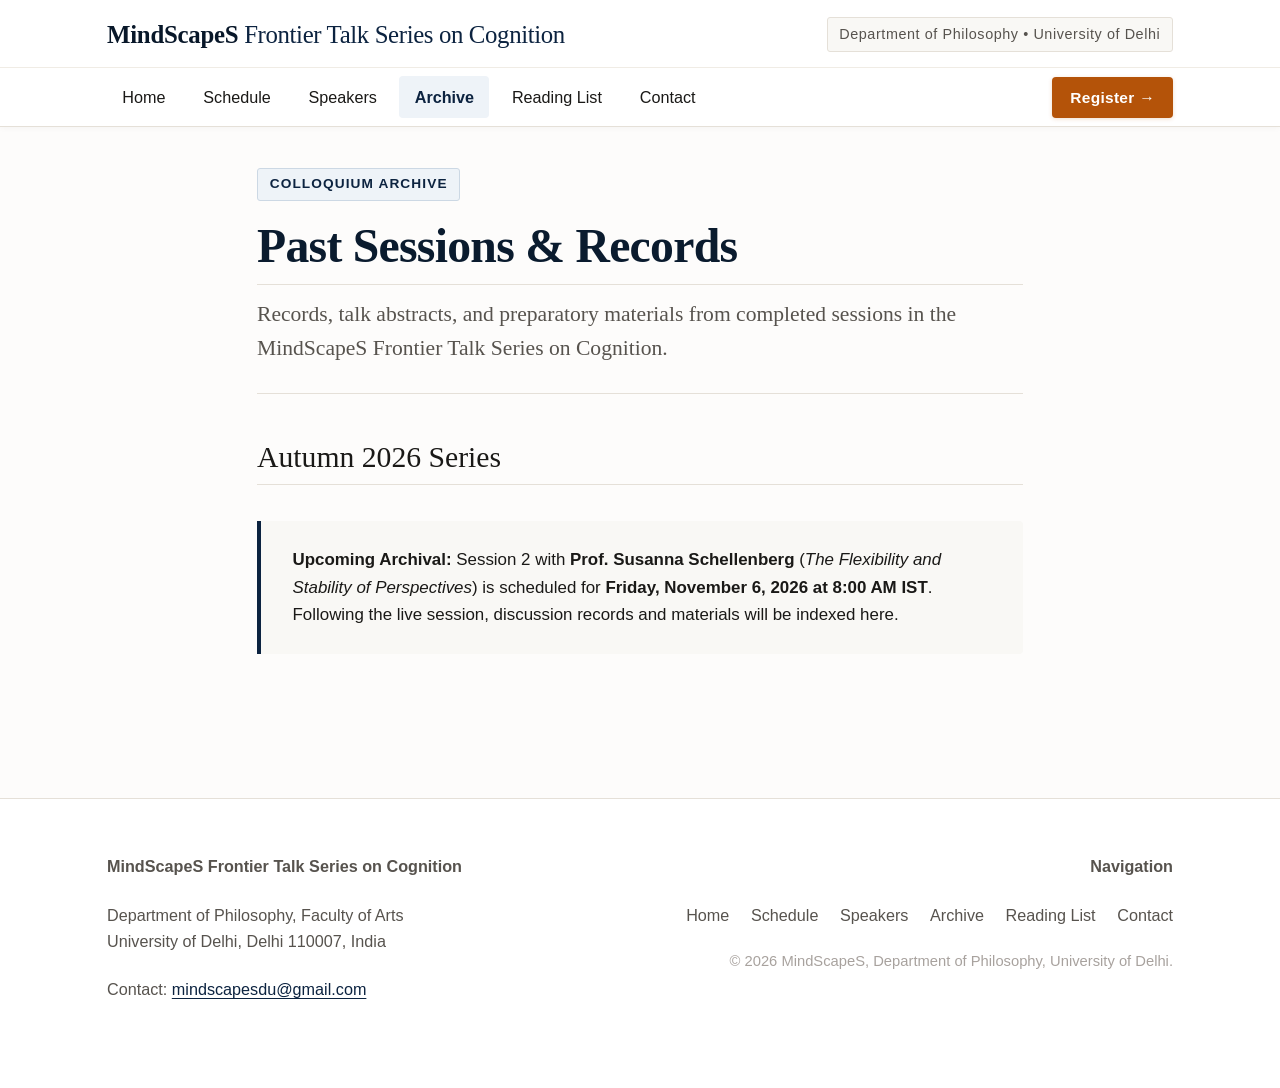
<file: archive.html>
<!DOCTYPE html>
<html lang="en">

<head>
  <meta charset="UTF-8">
  <meta name="viewport" content="width=device-width, initial-scale=1.0">
  <title>Archive | MindScapeS Frontier Talk Series on Cognition • University of Delhi</title>
  <meta name="description"
    content="Colloquium archive for the MindScapeS Frontier Talk Series on Cognition, University of Delhi. View past sessions, abstracts, handouts, and materials.">
  <meta http-equiv="Cache-Control" content="no-cache, no-store, must-revalidate">
  <meta http-equiv="Pragma" content="no-cache">
  <meta http-equiv="Expires" content="0">
  <link rel="icon" href="Images/favicon.svg" type="image/svg+xml">
  <link rel="stylesheet" href="css/style.css?v=3.3">
</head>

<body>
  <a href="#main-content" class="skip-link">Skip to main content</a>

  <!-- ==================== SITE HEADER ==================== -->
  <header class="site-header">
    <div class="header-top">
      <div class="container-wide header-top-inner">
        <h1 class="site-title">
          <a href="index.html"><strong>MindScapeS</strong> Frontier Talk Series on Cognition</a>
        </h1>
        <div class="host-tag">
          <span>Department of Philosophy &bull; University of Delhi</span>
        </div>
      </div>
    </div>
    <div class="nav-bar">
      <div class="container-wide nav-bar-inner">
        <button class="nav-toggle" id="nav-toggle" aria-expanded="false" aria-controls="main-nav" aria-label="Toggle navigation menu">
          Menu &equiv;
        </button>
        <ul class="main-nav" id="main-nav">
          <li><a href="index.html">Home</a></li>
          <li><a href="schedule.html">Schedule</a></li>
          <li><a href="speakers.html">Speakers</a></li>
          <li><a href="archive.html" class="active">Archive</a></li>
          <li><a href="readings.html">Reading List</a></li>
          <!-- <li><a href="about.html">About</a></li> -->
          <li><a href="contact.html">Contact</a></li>
        </ul>
        <div class="header-cta">
          <a href="schedule.html#register" class="btn-register-header">Register &rarr;</a>
        </div>
      </div>
    </div>
  </header>

  <!-- ==================== MAIN CONTENT ==================== -->
  <main id="main-content">
    <div class="container">

      <section class="page-hero">
        <span class="page-hero-badge">Colloquium Archive</span>
        <h2 class="page-hero-title">Past Sessions &amp; Records</h2>
        <p class="page-hero-lead">Records, talk abstracts, and preparatory materials from completed sessions in the MindScapeS Frontier Talk Series on Cognition.</p>
      </section>

      <!-- ===== SERIES 2026 ARCHIVE ===== -->
      <section style="margin-bottom: 3.5rem;">
        <h2>Autumn 2026 Series</h2>

        <!-- Dynamic Concluded Sessions Container -->
        <div id="archived-sessions-container">
          <!-- Rendered dynamically from Supabase database by js/session.js -->
        </div>

        <!-- Session Archiving Notice (Dynamically Updated) -->
        <div class="info-box" id="archive-upcoming-box">
          <p id="archive-upcoming-banner" style="margin: 0; font-family: var(--font-sans); font-size: 0.94rem;">
            <strong>Upcoming Archival:</strong> Session 2 with <strong>Prof. Susanna Schellenberg</strong> (<em>The Flexibility and Stability of Perspectives</em>) is scheduled for <strong>Friday, November 6, 2026 at 8:00 AM IST</strong>. Following the live session, discussion records and materials will be indexed here.
          </p>
        </div>

      </section>

    </div>
  </main>

  <!-- ==================== SITE FOOTER ==================== -->
  <footer class="site-footer">
    <div class="container-wide footer-inner">
      <div class="footer-col">
        <p><strong>MindScapeS Frontier Talk Series on Cognition</strong></p>
        <p>Department of Philosophy, Faculty of Arts<br>University of Delhi, Delhi 110007, India</p>
        <p>Contact: <a href="mailto:mindscapesdu@gmail.com">mindscapesdu@gmail.com</a></p>
      </div>
      <div class="footer-col" style="text-align: right;">
        <p><strong>Navigation</strong></p>
        <ul class="footer-links" style="justify-content: flex-end;">
          <li><a href="index.html">Home</a></li>
          <li><a href="schedule.html">Schedule</a></li>
          <li><a href="speakers.html">Speakers</a></li>
          <li><a href="archive.html">Archive</a></li>
          <li><a href="readings.html">Reading List</a></li>
          <!-- <li><a href="about.html">About</a></li> -->
          <li><a href="contact.html">Contact</a></li>
        </ul>
        <p style="margin-top: 1.25rem; font-size: 0.82rem; color: #a8a29e;">&copy; 2026 MindScapeS, Department of Philosophy, University of Delhi.</p>
      </div>
    </div>
  </footer>

  <script src="js/session.js?v=6.0"></script>
</body>

</html>
</file>
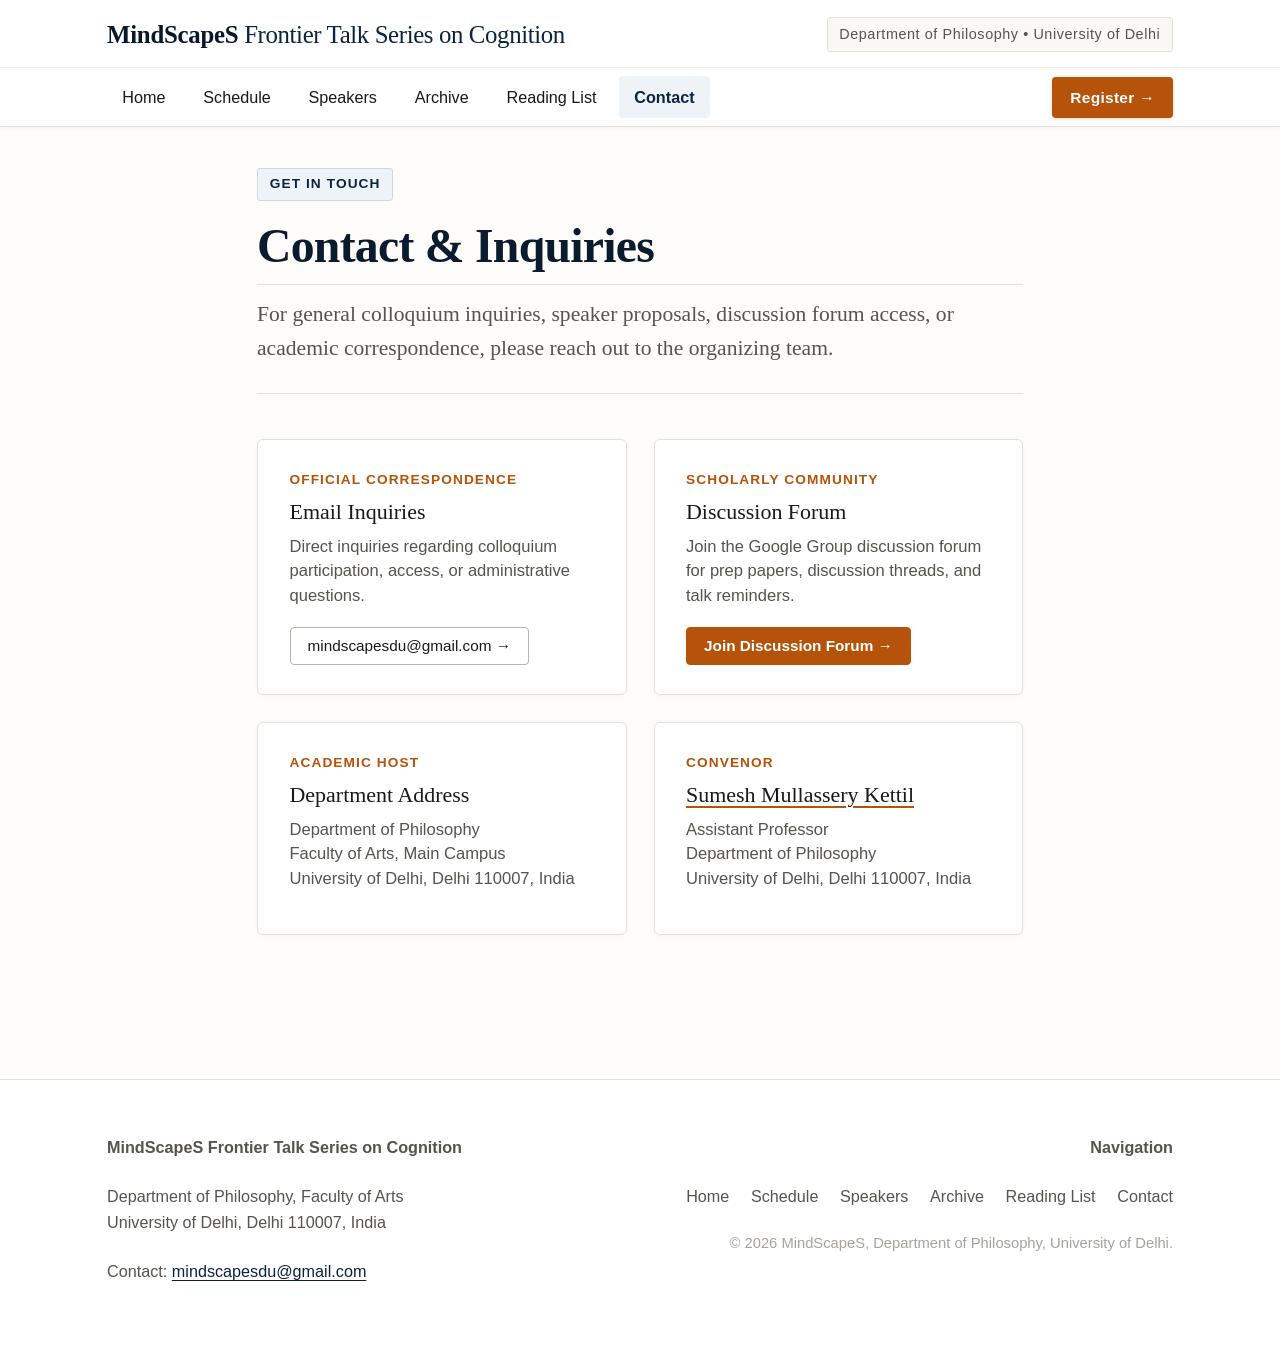
<file: contact.html>
<!DOCTYPE html>
<html lang="en">

<head>
  <meta charset="UTF-8">
  <meta name="viewport" content="width=device-width, initial-scale=1.0">
  <title>Contact | MindScapeS Frontier Talk Series on Cognition • University of Delhi</title>
  <meta name="description"
    content="Contact information, institutional address, and discussion forum details for the MindScapeS Frontier Talk Series on Cognition, University of Delhi.">
  <link rel="icon" href="Images/favicon.svg" type="image/svg+xml">
  <link rel="stylesheet" href="css/style.css?v=3.3">
</head>

<body>
  <a href="#main-content" class="skip-link">Skip to main content</a>

  <!-- ==================== SITE HEADER ==================== -->
  <header class="site-header">
    <div class="header-top">
      <div class="container-wide header-top-inner">
        <h1 class="site-title">
          <a href="index.html"><strong>MindScapeS</strong> Frontier Talk Series on Cognition</a>
        </h1>
        <div class="host-tag">
          <span>Department of Philosophy &bull; University of Delhi</span>
        </div>
      </div>
    </div>
    <div class="nav-bar">
      <div class="container-wide nav-bar-inner">
        <button class="nav-toggle" id="nav-toggle" aria-expanded="false" aria-controls="main-nav"
          aria-label="Toggle navigation menu">
          Menu &equiv;
        </button>
        <ul class="main-nav" id="main-nav">
          <li><a href="index.html">Home</a></li>
          <li><a href="schedule.html">Schedule</a></li>
          <li><a href="speakers.html">Speakers</a></li>
          <li><a href="archive.html">Archive</a></li>
          <li><a href="readings.html">Reading List</a></li>
          <!-- <li><a href="about.html">About</a></li> -->
          <li><a href="contact.html" class="active">Contact</a></li>
        </ul>
        <div class="header-cta">
          <a href="schedule.html#register" class="btn-register-header">Register &rarr;</a>
        </div>
      </div>
    </div>
  </header>

  <!-- ==================== MAIN CONTENT ==================== -->
  <main id="main-content">
    <div class="container">

      <section class="page-hero">
        <span class="page-hero-badge">Get in Touch</span>
        <h2 class="page-hero-title">Contact &amp; Inquiries</h2>
        <p class="page-hero-lead">For general colloquium inquiries, speaker proposals, discussion forum access, or
          academic correspondence, please reach out to the organizing team.</p>
      </section>

      <!-- ===== CONTACT CARDS GRID ===== -->
      <section style="margin-bottom: 3.5rem;">
        <div style="display: grid; grid-template-columns: repeat(auto-fit, minmax(280px, 1fr)); gap: 1.5rem;">

          <!-- Email Card -->
          <div
            style="background: #ffffff; border: 1px solid var(--border-color); border-radius: 6px; padding: 1.6rem 1.75rem; box-shadow: 0 1px 6px rgba(0, 0, 0, 0.03);">
            <strong
              style="display: block; font-family: var(--font-sans); font-size: 0.76rem; text-transform: uppercase; color: var(--accent-gold); letter-spacing: 0.08em; margin-bottom: 0.4rem;">Official
              Correspondence</strong>
            <h3 style="margin: 0 0 0.5rem; font-size: 1.22rem;">Email Inquiries</h3>
            <p class="subtext" style="margin-bottom: 1rem;">Direct inquiries regarding colloquium participation, access,
              or administrative questions.</p>
            <p style="margin: 0; font-family: var(--font-sans); font-size: 0.95rem; font-weight: 600;">
              <a href="mailto:mindscapesdu@gmail.com" class="btn btn-secondary btn-sm" style="display: inline-flex;">
                mindscapesdu@gmail.com &rarr;
              </a>
            </p>
          </div>

          <!-- Discussion Forum Card -->
          <div
            style="background: #ffffff; border: 1px solid var(--border-color); border-radius: 6px; padding: 1.6rem 1.75rem; box-shadow: 0 1px 6px rgba(0, 0, 0, 0.03);">
            <strong
              style="display: block; font-family: var(--font-sans); font-size: 0.76rem; text-transform: uppercase; color: var(--accent-gold); letter-spacing: 0.08em; margin-bottom: 0.4rem;">Scholarly
              Community</strong>
            <h3 style="margin: 0 0 0.5rem; font-size: 1.22rem;">Discussion Forum</h3>
            <p class="subtext" style="margin-bottom: 1rem;">Join the Google Group discussion forum for prep papers,
              discussion threads, and talk reminders.</p>
            <p style="margin: 0; font-family: var(--font-sans); font-size: 0.95rem; font-weight: 600;">
              <a href="https://groups.google.com/g/mindscapesdu/" target="_blank" rel="noopener noreferrer"
                class="btn btn-gold btn-sm" style="display: inline-flex;">
                Join Discussion Forum &rarr;
              </a>
            </p>
          </div>

          <!-- Postal / Location Card -->
          <div
            style="background: #ffffff; border: 1px solid var(--border-color); border-radius: 6px; padding: 1.6rem 1.75rem; box-shadow: 0 1px 6px rgba(0, 0, 0, 0.03);">
            <strong
              style="display: block; font-family: var(--font-sans); font-size: 0.76rem; text-transform: uppercase; color: var(--accent-gold); letter-spacing: 0.08em; margin-bottom: 0.4rem;">Academic
              Host</strong>
            <h3 style="margin: 0 0 0.5rem; font-size: 1.22rem;">Department Address</h3>
            <p class="subtext" style="margin-bottom: 0.75rem;">
              Department of Philosophy<br>
              Faculty of Arts, Main Campus<br>
              University of Delhi, Delhi 110007, India
            </p>
          </div>

          <!-- Series Convenor Card -->
          <div
            style="background: #ffffff; border: 1px solid var(--border-color); border-radius: 6px; padding: 1.6rem 1.75rem; box-shadow: 0 1px 6px rgba(0, 0, 0, 0.03);">
            <strong
              style="display: block; font-family: var(--font-sans); font-size: 0.76rem; text-transform: uppercase; color: var(--accent-gold); letter-spacing: 0.08em; margin-bottom: 0.4rem;">Convenor</strong>
            <h3 style="margin: 0 0 0.5rem; font-size: 1.22rem;">
              <a href="https://people.samarth.edu.in/index.php/profile/user/index/DU/i0b#section-1005" target="_blank" rel="noopener noreferrer" style="color: inherit; text-decoration: underline; text-decoration-color: var(--accent-gold); text-underline-offset: 4px;" title="View Faculty Profile">Sumesh Mullassery Kettil</a>
            </h3>
            <p class="subtext" style="margin-bottom: 0;">
              Assistant Professor<br>
              Department of Philosophy<br>
              University of Delhi, Delhi 110007, India
            </p>
          </div>

        </div>
      </section>

    </div>
  </main>

  <!-- ==================== SITE FOOTER ==================== -->
  <footer class="site-footer">
    <div class="container-wide footer-inner">
      <div class="footer-col">
        <p><strong>MindScapeS Frontier Talk Series on Cognition</strong></p>
        <p>Department of Philosophy, Faculty of Arts<br>University of Delhi, Delhi 110007, India</p>
        <p>Contact: <a href="mailto:mindscapesdu@gmail.com">mindscapesdu@gmail.com</a></p>
      </div>
      <div class="footer-col" style="text-align: right;">
        <p><strong>Navigation</strong></p>
        <ul class="footer-links" style="justify-content: flex-end;">
          <li><a href="index.html">Home</a></li>
          <li><a href="schedule.html">Schedule</a></li>
          <li><a href="speakers.html">Speakers</a></li>
          <li><a href="archive.html">Archive</a></li>
          <li><a href="readings.html">Reading List</a></li>
          <!-- <li><a href="about.html">About</a></li> -->
          <li><a href="contact.html">Contact</a></li>
        </ul>
        <p style="margin-top: 1.25rem; font-size: 0.82rem; color: #a8a29e;">&copy; 2026 MindScapeS, Department of
          Philosophy, University of Delhi.</p>
      </div>
    </div>
  </footer>

  <script src="js/session.js?v=6.0"></script>
</body>

</html>
</file>
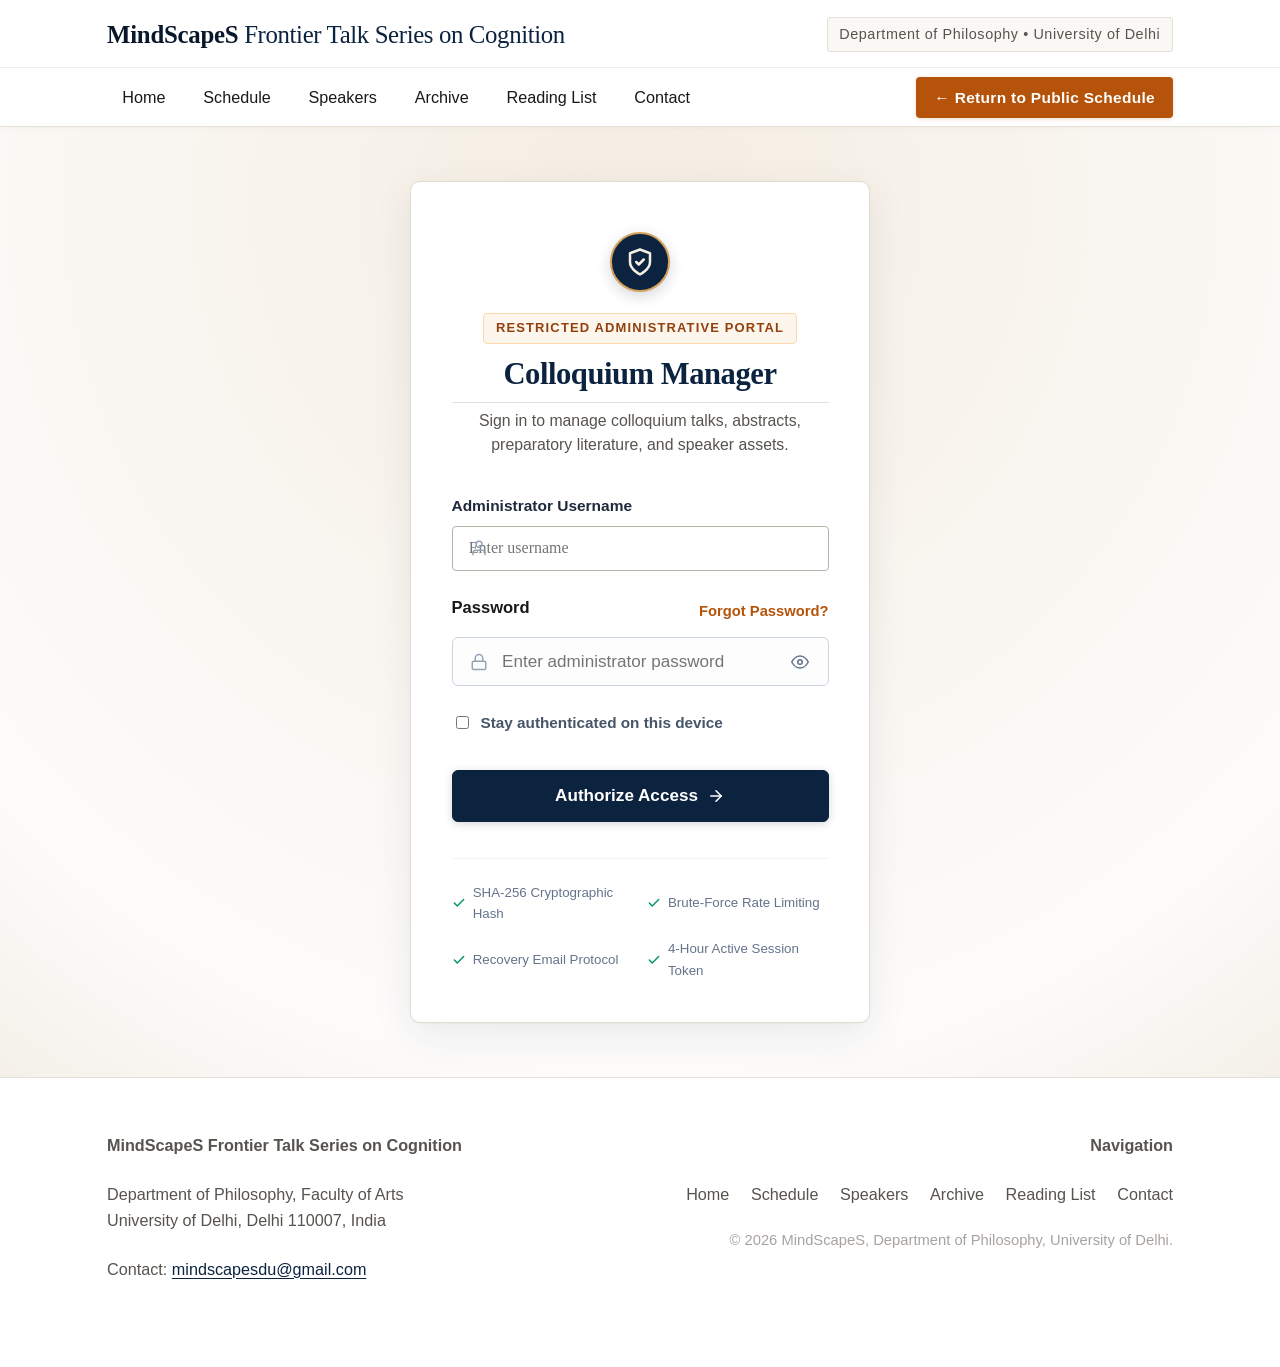
<file: login.html>
<!DOCTYPE html>
<html lang="en">

<head>
  <meta charset="UTF-8">
  <meta name="viewport" content="width=device-width, initial-scale=1.0">
  <title>Admin Portal Login | MindScapeS Frontier Talk Series • University of Delhi</title>
  <meta name="description" content="Secure administrative authentication portal for the MindScapeS Frontier Talk Series on Cognition, Department of Philosophy, University of Delhi.">
  <link rel="icon" href="Images/favicon.svg" type="image/svg+xml">
  <link rel="stylesheet" href="css/style.css?v=3.1">
  <style>
    :root {
      --auth-navy: #091a2e;
      --auth-card-bg: #ffffff;
      --auth-border: #e2dcd2;
      --auth-gold: #b45309;
      --auth-gold-hover: #92400e;
      --auth-muted: #57534e;
    }

    body {
      background: radial-gradient(circle at 50% 15%, #f4ede2 0%, #fdfcfb 65%, #eae3d5 100%);
      min-height: 100vh;
      display: flex;
      flex-direction: column;
    }

    .auth-page-container {
      flex: 1;
      display: flex;
      align-items: center;
      justify-content: center;
      padding: 3rem 1.25rem;
    }

    .auth-card {
      width: 100%;
      max-width: 460px;
      background: var(--auth-card-bg);
      border: 1px solid var(--auth-border);
      border-radius: 10px;
      box-shadow: 0 12px 40px rgba(12, 35, 64, 0.08), 0 1px 3px rgba(0, 0, 0, 0.04);
      padding: 2.75rem 2.25rem 2.25rem;
      position: relative;
      transition: transform 0.2s ease;
    }

    .auth-header {
      text-align: center;
      margin-bottom: 2rem;
    }

    .auth-emblem {
      width: 60px;
      height: 60px;
      margin: 0 auto 1.1rem;
      background: #0c2340;
      border: 2px solid #d4a359;
      border-radius: 50%;
      display: flex;
      align-items: center;
      justify-content: center;
      box-shadow: 0 4px 14px rgba(12, 35, 64, 0.18);
    }

    .auth-badge {
      display: inline-block;
      font-family: var(--font-sans);
      font-size: 0.72rem;
      font-weight: 700;
      text-transform: uppercase;
      letter-spacing: 0.09em;
      background: #fdf6ec;
      color: #92400e;
      border: 1px solid #fed7aa;
      padding: 0.22rem 0.65rem;
      border-radius: 4px;
      margin-bottom: 0.65rem;
    }

    .auth-title {
      font-family: var(--font-serif);
      font-size: 1.7rem;
      font-weight: 700;
      color: #0c2340;
      margin: 0 0 0.35rem;
      letter-spacing: -0.015em;
    }

    .auth-subtitle {
      font-family: var(--font-sans);
      font-size: 0.88rem;
      color: var(--auth-muted);
      line-height: 1.5;
      margin: 0;
    }

    .form-group-auth {
      margin-bottom: 1.35rem;
      position: relative;
    }

    .form-label-auth {
      display: flex;
      justify-content: space-between;
      align-items: center;
      font-family: var(--font-sans);
      font-size: 0.86rem;
      font-weight: 600;
      color: #1e293b;
      margin-bottom: 0.45rem;
    }

    .input-wrap {
      position: relative;
      display: flex;
      align-items: center;
    }

    .input-icon {
      position: absolute;
      left: 1rem;
      color: #94a3b8;
      pointer-events: none;
      display: flex;
      align-items: center;
      justify-content: center;
    }

    .input-auth {
      width: 100%;
      padding: 0.75rem 1rem 0.75rem 2.75rem;
      font-family: var(--font-sans);
      font-size: 0.95rem;
      border: 1px solid #cbd5e1;
      border-radius: 6px;
      background: #fdfdfd;
      color: #0f172a;
      transition: all 0.15s ease;
    }

    .input-auth:focus {
      outline: none;
      border-color: #0c2340;
      background: #ffffff;
      box-shadow: 0 0 0 3px rgba(12, 35, 64, 0.12);
    }

    .btn-toggle-eye {
      position: absolute;
      right: 0.85rem;
      background: none;
      border: none;
      color: #64748b;
      cursor: pointer;
      padding: 0.25rem;
      display: flex;
      align-items: center;
      transition: color 0.15s ease;
    }

    .btn-toggle-eye:hover {
      color: #0c2340;
    }

    .auth-link {
      font-family: var(--font-sans);
      font-size: 0.82rem;
      color: var(--auth-gold);
      text-decoration: none;
      font-weight: 600;
      cursor: pointer;
    }

    .auth-link:hover {
      color: var(--auth-gold-hover);
      text-decoration: underline;
    }

    .btn-auth-submit {
      width: 100%;
      padding: 0.85rem;
      background: #0c2340;
      color: #ffffff;
      border: 1px solid #0c2340;
      border-radius: 6px;
      font-family: var(--font-sans);
      font-size: 0.95rem;
      font-weight: 600;
      cursor: pointer;
      display: flex;
      align-items: center;
      justify-content: center;
      gap: 0.5rem;
      transition: all 0.15s ease;
      box-shadow: 0 2px 8px rgba(12, 35, 64, 0.18);
    }

    .btn-auth-submit:hover {
      background: #17365d;
      border-color: #17365d;
      transform: translateY(-1px);
    }

    .btn-auth-submit:disabled {
      background: #94a3b8;
      border-color: #94a3b8;
      cursor: not-allowed;
      transform: none;
    }

    .auth-alert {
      display: none;
      padding: 0.8rem 1rem;
      border-radius: 6px;
      font-family: var(--font-sans);
      font-size: 0.86rem;
      line-height: 1.45;
      margin-bottom: 1.25rem;
      animation: alertSlide 0.2s ease-out;
    }

    @keyframes alertSlide {
      from { opacity: 0; transform: translateY(-4px); }
      to { opacity: 1; transform: translateY(0); }
    }

    .auth-alert-error {
      background: #fef2f2;
      border: 1px solid #fecaca;
      color: #991b1b;
    }

    .auth-alert-success {
      background: #ecfdf5;
      border: 1px solid #a7f3d0;
      color: #065f46;
    }

    .security-guarantee-bar {
      margin-top: 2rem;
      padding-top: 1.25rem;
      border-top: 1px solid #f1f5f9;
      display: grid;
      grid-template-columns: 1fr 1fr;
      gap: 0.75rem;
    }

    .security-pill {
      display: flex;
      align-items: center;
      gap: 0.4rem;
      font-family: var(--font-sans);
      font-size: 0.74rem;
      color: #64748b;
    }

    .security-pill svg {
      color: #059669;
      flex-shrink: 0;
    }

    /* Modal for Password Recovery */
    .recovery-modal-backdrop {
      position: fixed;
      inset: 0;
      background: rgba(9, 26, 46, 0.65);
      backdrop-filter: blur(3px);
      display: none;
      align-items: center;
      justify-content: center;
      z-index: 1000;
      padding: 1.25rem;
    }

    .recovery-modal-backdrop.open {
      display: flex;
    }

    .recovery-modal {
      background: #ffffff;
      max-width: 460px;
      width: 100%;
      border-radius: 10px;
      border: 1px solid #cbd5e1;
      box-shadow: 0 16px 48px rgba(0, 0, 0, 0.25);
      padding: 2.25rem 2rem;
      position: relative;
      animation: modalScale 0.2s cubic-bezier(0.16, 1, 0.3, 1);
    }

    @keyframes modalScale {
      from { opacity: 0; transform: scale(0.96); }
      to { opacity: 1; transform: scale(1); }
    }

    .modal-step {
      display: none;
    }

    .modal-step.active {
      display: block;
    }

    .otp-display-card {
      background: #f8fafc;
      border: 1px dashed #94a3b8;
      border-radius: 6px;
      padding: 1rem;
      text-align: center;
      margin: 1.25rem 0;
    }

    .otp-code {
      font-family: monospace;
      font-size: 1.65rem;
      font-weight: 700;
      letter-spacing: 0.25em;
      color: var(--auth-gold);
    }

    @media (max-width: 480px) {
      .auth-page-container {
        padding: 1.5rem 1rem;
      }

      .auth-card {
        padding: 2rem 1.25rem 1.5rem;
      }

      .auth-title {
        font-size: 1.45rem;
      }

      .security-guarantee-bar {
        grid-template-columns: 1fr;
        gap: 0.6rem;
      }

      .recovery-modal {
        padding: 1.6rem 1.15rem;
        width: 95%;
      }
    }
  </style>
</head>

<body>
  <!-- ==================== SITE HEADER ==================== -->
  <header class="site-header">
    <div class="header-top">
      <div class="container-wide header-top-inner">
        <h1 class="site-title">
          <a href="index.html"><strong>MindScapeS</strong> Frontier Talk Series on Cognition</a>
        </h1>
        <div class="host-tag">
          <span>Department of Philosophy &bull; University of Delhi</span>
        </div>
      </div>
    </div>
    <div class="nav-bar">
      <div class="container-wide nav-bar-inner">
        <button class="nav-toggle" id="nav-toggle" aria-expanded="false" aria-controls="main-nav" aria-label="Toggle navigation menu">
          Menu &equiv;
        </button>
        <ul class="main-nav" id="main-nav">
          <li><a href="index.html">Home</a></li>
          <li><a href="schedule.html">Schedule</a></li>
          <li><a href="speakers.html">Speakers</a></li>
          <li><a href="archive.html">Archive</a></li>
          <li><a href="readings.html">Reading List</a></li>
          <!-- <li><a href="about.html">About</a></li> -->
          <li><a href="contact.html">Contact</a></li>
        </ul>
        <div class="header-cta">
          <a href="schedule.html" class="btn-register-header">&larr; Return to Public Schedule</a>
        </div>
      </div>
    </div>
  </header>

  <!-- ==================== MAIN CONTENT ==================== -->
  <main class="auth-page-container">
    <div class="auth-card" id="auth-card">
      <div class="auth-header">
        <div class="auth-emblem">
          <svg width="30" height="30" viewBox="0 0 24 24" fill="none" stroke="#f4ede2" stroke-width="2" stroke-linecap="round" stroke-linejoin="round">
            <path d="M12 22s8-4 8-10V5l-8-3-8 3v7c0 6 8 10 8 10z"/>
            <path d="M9 12l2 2 4-4"/>
          </svg>
        </div>
        <span class="auth-badge">Restricted Administrative Portal</span>
        <h2 class="auth-title">Colloquium Manager</h2>
        <p class="auth-subtitle">Sign in to manage colloquium talks, abstracts, preparatory literature, and speaker assets.</p>
      </div>

      <!-- Alerts -->
      <div id="login-alert-error" class="auth-alert auth-alert-error" role="alert"></div>
      <div id="login-alert-success" class="auth-alert auth-alert-success" role="status"></div>

      <form id="auth-login-form">
        <div class="form-group-auth">
          <label for="auth-username" class="form-label-auth">Administrator Username</label>
          <div class="input-wrap">
            <span class="input-icon">
              <svg width="18" height="18" viewBox="0 0 24 24" fill="none" stroke="currentColor" stroke-width="2" stroke-linecap="round" stroke-linejoin="round">
                <path d="M20 21v-2a4 4 0 0 0-4-4H8a4 4 0 0 0-4 4v2"/>
                <circle cx="12" cy="7" r="4"/>
              </svg>
            </span>
            <input type="text" id="auth-username" class="input-auth" required autocomplete="username" placeholder="Enter username">
          </div>
        </div>

        <div class="form-group-auth">
          <div class="form-label-auth">
            <label for="auth-password" style="cursor: pointer;">Password</label>
            <a id="btn-forgot-password" class="auth-link">Forgot Password?</a>
          </div>
          <div class="input-wrap">
            <span class="input-icon">
              <svg width="18" height="18" viewBox="0 0 24 24" fill="none" stroke="currentColor" stroke-width="2" stroke-linecap="round" stroke-linejoin="round">
                <rect x="3" y="11" width="18" height="11" rx="2" ry="2"/>
                <path d="M7 11V7a5 5 0 0 1 10 0v4"/>
              </svg>
            </span>
            <input type="password" id="auth-password" class="input-auth" required autocomplete="current-password" placeholder="Enter administrator password">
            <button type="button" id="btn-toggle-pass" class="btn-toggle-eye" aria-label="Toggle password visibility">
              <svg id="eye-icon" width="18" height="18" viewBox="0 0 24 24" fill="none" stroke="currentColor" stroke-width="2" stroke-linecap="round" stroke-linejoin="round">
                <path d="M1 12s4-8 11-8 11 8 11 8-4 8-11 8-11-8-11-8z"/>
                <circle cx="12" cy="12" r="3"/>
              </svg>
            </button>
          </div>
        </div>

        <div style="display: flex; align-items: center; justify-content: space-between; margin-bottom: 1.5rem;">
          <label style="display: flex; align-items: center; gap: 0.5rem; font-family: var(--font-sans); font-size: 0.85rem; color: #475569; cursor: pointer;">
            <input type="checkbox" id="auth-remember">
            <span>Stay authenticated on this device</span>
          </label>
        </div>

        <button type="submit" id="btn-login-submit" class="btn-auth-submit">
          <span>Authorize Access</span>
          <svg width="18" height="18" viewBox="0 0 24 24" fill="none" stroke="currentColor" stroke-width="2" stroke-linecap="round" stroke-linejoin="round">
            <line x1="5" y1="12" x2="19" y2="12"/>
            <polyline points="12 5 19 12 12 19"/>
          </svg>
        </button>
      </form>

      <!-- Security Guarantees -->
      <div class="security-guarantee-bar">
        <div class="security-pill">
          <svg width="14" height="14" viewBox="0 0 24 24" fill="none" stroke="currentColor" stroke-width="2.5" stroke-linecap="round" stroke-linejoin="round">
            <polyline points="20 6 9 17 4 12"/>
          </svg>
          <span>SHA-256 Cryptographic Hash</span>
        </div>
        <div class="security-pill">
          <svg width="14" height="14" viewBox="0 0 24 24" fill="none" stroke="currentColor" stroke-width="2.5" stroke-linecap="round" stroke-linejoin="round">
            <polyline points="20 6 9 17 4 12"/>
          </svg>
          <span>Brute-Force Rate Limiting</span>
        </div>
        <div class="security-pill">
          <svg width="14" height="14" viewBox="0 0 24 24" fill="none" stroke="currentColor" stroke-width="2.5" stroke-linecap="round" stroke-linejoin="round">
            <polyline points="20 6 9 17 4 12"/>
          </svg>
          <span>Recovery Email Protocol</span>
        </div>
        <div class="security-pill">
          <svg width="14" height="14" viewBox="0 0 24 24" fill="none" stroke="currentColor" stroke-width="2.5" stroke-linecap="round" stroke-linejoin="round">
            <polyline points="20 6 9 17 4 12"/>
          </svg>
          <span>4-Hour Active Session Token</span>
        </div>
      </div>
    </div>
  </main>

  <!-- ==================== PASSWORD RECOVERY MODAL ==================== -->
  <div class="recovery-modal-backdrop" id="recovery-modal-backdrop" role="dialog" aria-modal="true" aria-labelledby="recovery-heading">
    <div class="recovery-modal">
      <button type="button" class="modal-close-btn" id="btn-close-recovery" aria-label="Close">&times;</button>
      
      <!-- Direct Gmail Password Recovery -->
      <div class="modal-step active" id="rec-step">
        <h3 id="recovery-heading" style="margin: 0 0 0.4rem; font-family: var(--font-serif); font-size: 1.4rem; color: #0c2340;">
          Password Recovery
        </h3>
        <p style="margin: 0 0 0.85rem; font-family: var(--font-sans); font-size: 0.88rem; color: var(--text-muted); line-height: 1.5;">
          A secure verification code has been dispatched directly to the official administrator inbox:
          <br><strong style="color: #0c2340; font-size: 0.95rem;">mindscapesdu@gmail.com</strong>
        </p>

        <div style="background: #eff6ff; border: 1px solid #bfdbfe; border-radius: 6px; padding: 0.75rem 0.9rem; margin-bottom: 1.15rem; font-size: 0.82rem; color: #1e40af; line-height: 1.45;">
          Please open your Gmail inbox (check Spam if needed), copy the 6-digit verification code, and enter it below with your new password.
        </div>

        <div id="rec-alert" class="auth-alert auth-alert-error"></div>

        <form id="form-recovery" autocomplete="off">
          <div class="form-group-auth">
            <label for="rec-otp-input" class="form-label-auth">Verification Code (from Gmail)</label>
            <input type="text" id="rec-otp-input" class="input-auth" required maxlength="30" placeholder="Enter 6-digit code or master key" style="padding-left: 1rem; letter-spacing: 0.08em; font-weight: 600;">
          </div>

          <div class="form-group-auth">
            <label for="rec-new-password" class="form-label-auth">New Administrator Password</label>
            <input type="password" id="rec-new-password" class="input-auth" required minlength="6" placeholder="At least 6 characters" style="padding-left: 1rem;">
          </div>

          <div class="form-group-auth">
            <label for="rec-confirm-password" class="form-label-auth">Confirm New Password</label>
            <input type="password" id="rec-confirm-password" class="input-auth" required minlength="6" placeholder="Re-enter new password" style="padding-left: 1rem;">
          </div>

          <div style="display: flex; gap: 0.75rem; align-items: center; margin-top: 1.25rem;">
            <button type="button" id="btn-resend-code" class="btn btn-secondary" style="padding: 0.75rem 1rem; font-size: 0.85rem;">
              Resend to Gmail
            </button>
            <button type="submit" class="btn btn-gold" style="flex: 1; padding: 0.75rem; font-size: 0.9rem;">
              Update Password &rarr;
            </button>
          </div>
        </form>
      </div>
    </div>
  </div>

  <!-- ==================== SITE FOOTER ==================== -->
  <footer class="site-footer">
    <div class="container-wide footer-inner">
      <div class="footer-col">
        <p><strong>MindScapeS Frontier Talk Series on Cognition</strong></p>
        <p>Department of Philosophy, Faculty of Arts<br>University of Delhi, Delhi 110007, India</p>
        <p>Contact: <a href="mailto:mindscapesdu@gmail.com">mindscapesdu@gmail.com</a></p>
      </div>
      <div class="footer-col" style="text-align: right;">
        <p><strong>Navigation</strong></p>
        <ul class="footer-links" style="justify-content: flex-end;">
          <li><a href="index.html">Home</a></li>
          <li><a href="schedule.html">Schedule</a></li>
          <li><a href="speakers.html">Speakers</a></li>
          <li><a href="archive.html">Archive</a></li>
          <li><a href="readings.html">Reading List</a></li>
          <!-- <li><a href="about.html">About</a></li> -->
          <li><a href="contact.html">Contact</a></li>
        </ul>
        <p style="margin-top: 1.25rem; font-size: 0.82rem; color: #a8a29e;">&copy; 2026 MindScapeS, Department of Philosophy, University of Delhi.</p>
      </div>
    </div>
  </footer>

  <script src="js/admin-auth.js?v=6.0"></script>
  <script>
    // 1. Check if user already has an active, valid session
    var activeSession = AuthSecurity.checkSession();
    if (activeSession) {
      window.location.href = 'admin.html';
    }

    // 2. DOM Elements
    var loginForm = document.getElementById('auth-login-form');
    var errorAlert = document.getElementById('login-alert-error');
    var successAlert = document.getElementById('login-alert-success');
    var submitBtn = document.getElementById('btn-login-submit');
    var passInput = document.getElementById('auth-password');
    var togglePassBtn = document.getElementById('btn-toggle-pass');
    var eyeIcon = document.getElementById('eye-icon');

    // 3. Password visibility toggle
    togglePassBtn.addEventListener('click', function () {
      if (passInput.type === 'password') {
        passInput.type = 'text';
        eyeIcon.innerHTML = '<path d="M17.94 17.94A10.07 10.07 0 0 1 12 20c-7 0-11-8-11-8a18.45 18.45 0 0 1 5.06-5.94M9.9 4.24A9.12 9.12 0 0 1 12 4c7 0 11 8 11 8a18.5 18.5 0 0 1-2.16 3.19m-6.72-1.07a3 3 0 1 1-4.24-4.24"/><line x1="1" y1="1" x2="23" y2="23"/>';
      } else {
        passInput.type = 'password';
        eyeIcon.innerHTML = '<path d="M1 12s4-8 11-8 11 8 11 8-4 8-11 8-11-8-11-8z"/><circle cx="12" cy="12" r="3"/>';
      }
    });

    // 4. Check for active lockout on page load
    function checkLockout() {
      var lock = AuthSecurity.getLockoutStatus();
      if (lock.locked) {
        submitBtn.disabled = true;
        errorAlert.textContent = 'Account locked due to multiple failed attempts. Please retry in ' + Math.ceil(lock.remainingSeconds / 60) + ' minute(s).';
        errorAlert.style.display = 'block';
      }
    }
    checkLockout();

    // 5. Handle Login Form Submit
    loginForm.addEventListener('submit', async function (e) {
      e.preventDefault();
      try {
        errorAlert.style.display = 'none';
        successAlert.style.display = 'none';

        var username = document.getElementById('auth-username').value.trim();
        var password = passInput.value;
        var remember = document.getElementById('auth-remember').checked;

        submitBtn.disabled = true;
        submitBtn.innerHTML = '<span>Verifying Credentials...</span>';

        var result = await AuthSecurity.login(username, password, remember);

        if (result && result.success) {
          successAlert.textContent = 'Authentication successful! Redirecting to Admin Dashboard...';
          successAlert.style.display = 'block';
          setTimeout(function () {
            window.location.href = 'admin.html';
          }, 200);
        } else {
          errorAlert.textContent = (result && result.error) || 'Invalid credentials. Please try again.';
          errorAlert.style.display = 'block';
          submitBtn.disabled = false;
          submitBtn.innerHTML = '<span>Authorize Access</span><svg width="18" height="18" viewBox="0 0 24 24" fill="none" stroke="currentColor" stroke-width="2" stroke-linecap="round" stroke-linejoin="round"><line x1="5" y1="12" x2="19" y2="12"/><polyline points="12 5 19 12 12 19"/></svg>';
          
          // Shake card feedback
          var card = document.getElementById('auth-card');
          card.style.transform = 'translateX(-6px)';
          setTimeout(() => card.style.transform = 'translateX(6px)', 80);
          setTimeout(() => card.style.transform = 'translateX(-4px)', 160);
          setTimeout(() => card.style.transform = 'translateX(0)', 240);
        }
      } catch (err) {
        console.error('Login submit error:', err);
        errorAlert.textContent = 'An unexpected error occurred. Please retry.';
        errorAlert.style.display = 'block';
        submitBtn.disabled = false;
        submitBtn.innerHTML = '<span>Authorize Access</span>';
      }
    });

    // 6. Direct Gmail Password Recovery Modal Flow
    var recModal = document.getElementById('recovery-modal-backdrop');
    var btnForgot = document.getElementById('btn-forgot-password');
    var btnCloseRec = document.getElementById('btn-close-recovery');
    var formRecovery = document.getElementById('form-recovery');
    var recAlert = document.getElementById('rec-alert');
    var btnResendCode = document.getElementById('btn-resend-code');

    async function triggerRecoveryDispatch() {
      if (recAlert) recAlert.style.display = 'none';
      await AuthSecurity.sendRecoveryToGmail();
      recModal.classList.add('open');
    }

    btnForgot.addEventListener('click', function () {
      triggerRecoveryDispatch();
    });

    if (btnResendCode) {
      btnResendCode.addEventListener('click', async function () {
        btnResendCode.disabled = true;
        btnResendCode.textContent = 'Sending...';
        await AuthSecurity.sendRecoveryToGmail();
        btnResendCode.textContent = 'Sent! Check Inbox';
        setTimeout(function () {
          btnResendCode.disabled = false;
          btnResendCode.textContent = 'Resend to Gmail';
        }, 5000);
      });
    }

    btnCloseRec.addEventListener('click', function () {
      recModal.classList.remove('open');
    });

    recModal.addEventListener('click', function (e) {
      if (e.target === recModal) recModal.classList.remove('open');
    });

    if (formRecovery) {
      formRecovery.addEventListener('submit', async function (e) {
        e.preventDefault();
        recAlert.style.display = 'none';
        var otp = document.getElementById('rec-otp-input').value.trim();
        var newPass = document.getElementById('rec-new-password').value;
        var confirmPass = document.getElementById('rec-confirm-password').value;

        if (newPass !== confirmPass) {
          recAlert.textContent = 'Passwords do not match. Please re-enter.';
          recAlert.style.display = 'block';
          return;
        }

        if (newPass.length < 6) {
          recAlert.textContent = 'Password must be at least 6 characters long.';
          recAlert.style.display = 'block';
          return;
        }

        var res = await AuthSecurity.verifyOtpAndResetPassword(otp, newPass);
        if (res.success) {
          recModal.classList.remove('open');
          formRecovery.reset();
          successAlert.textContent = 'Password reset successfully! Please sign in with your new password.';
          successAlert.style.display = 'block';
          passInput.value = '';
        } else {
          recAlert.textContent = res.error;
          recAlert.style.display = 'block';
        }
      });
    }
  </script>
</body>

</html>
</file>
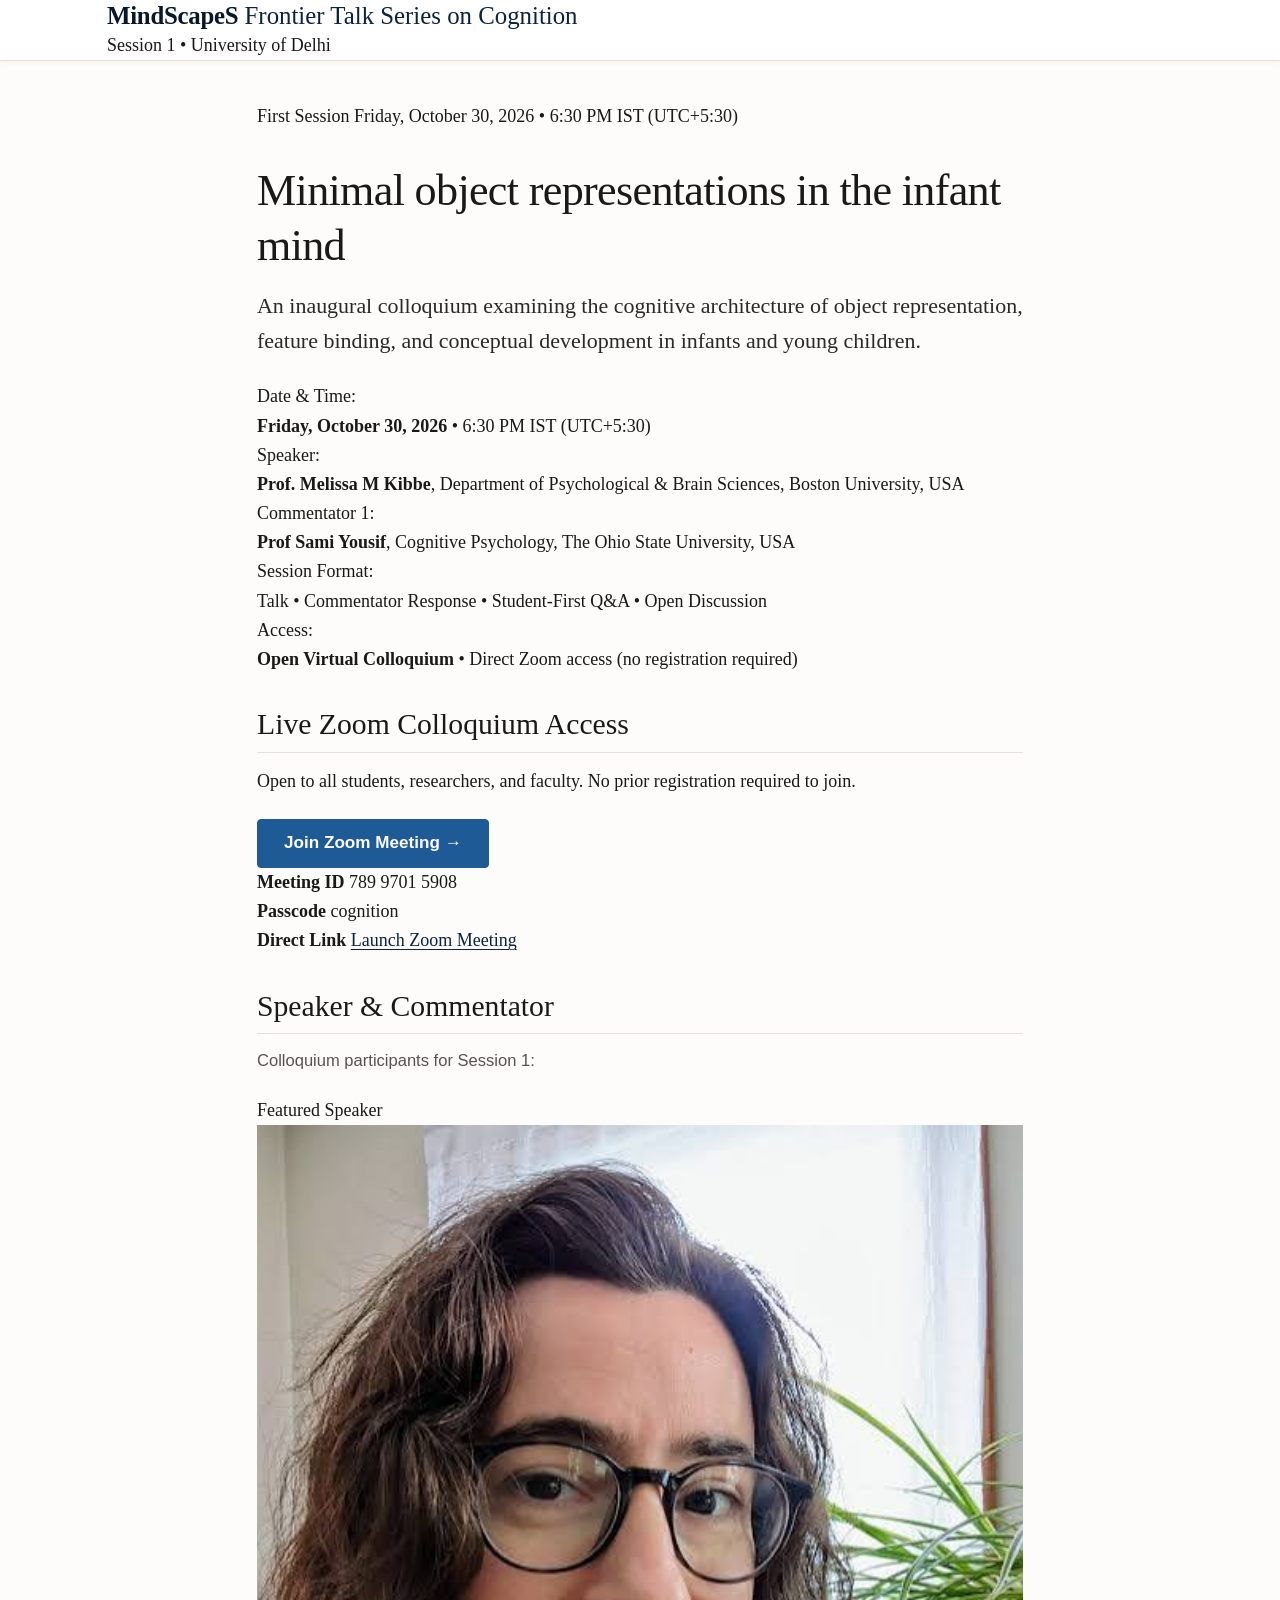
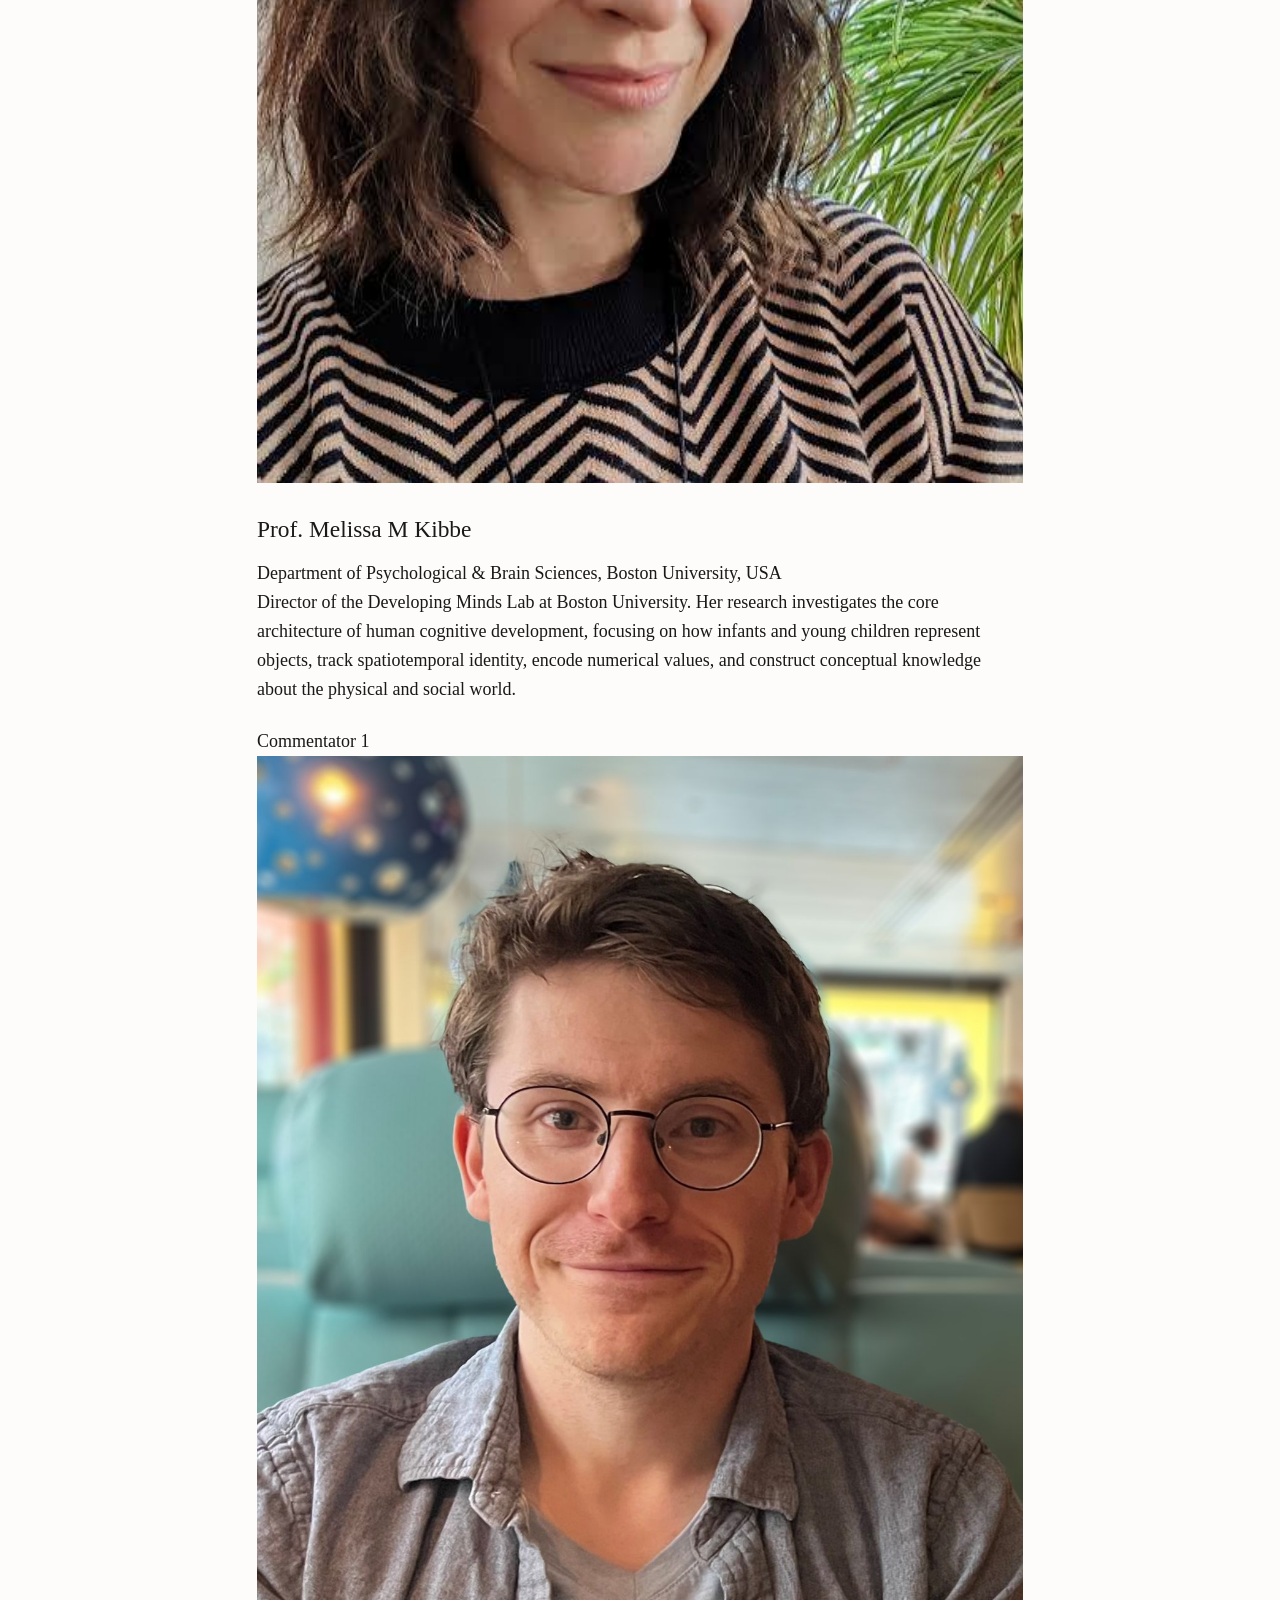
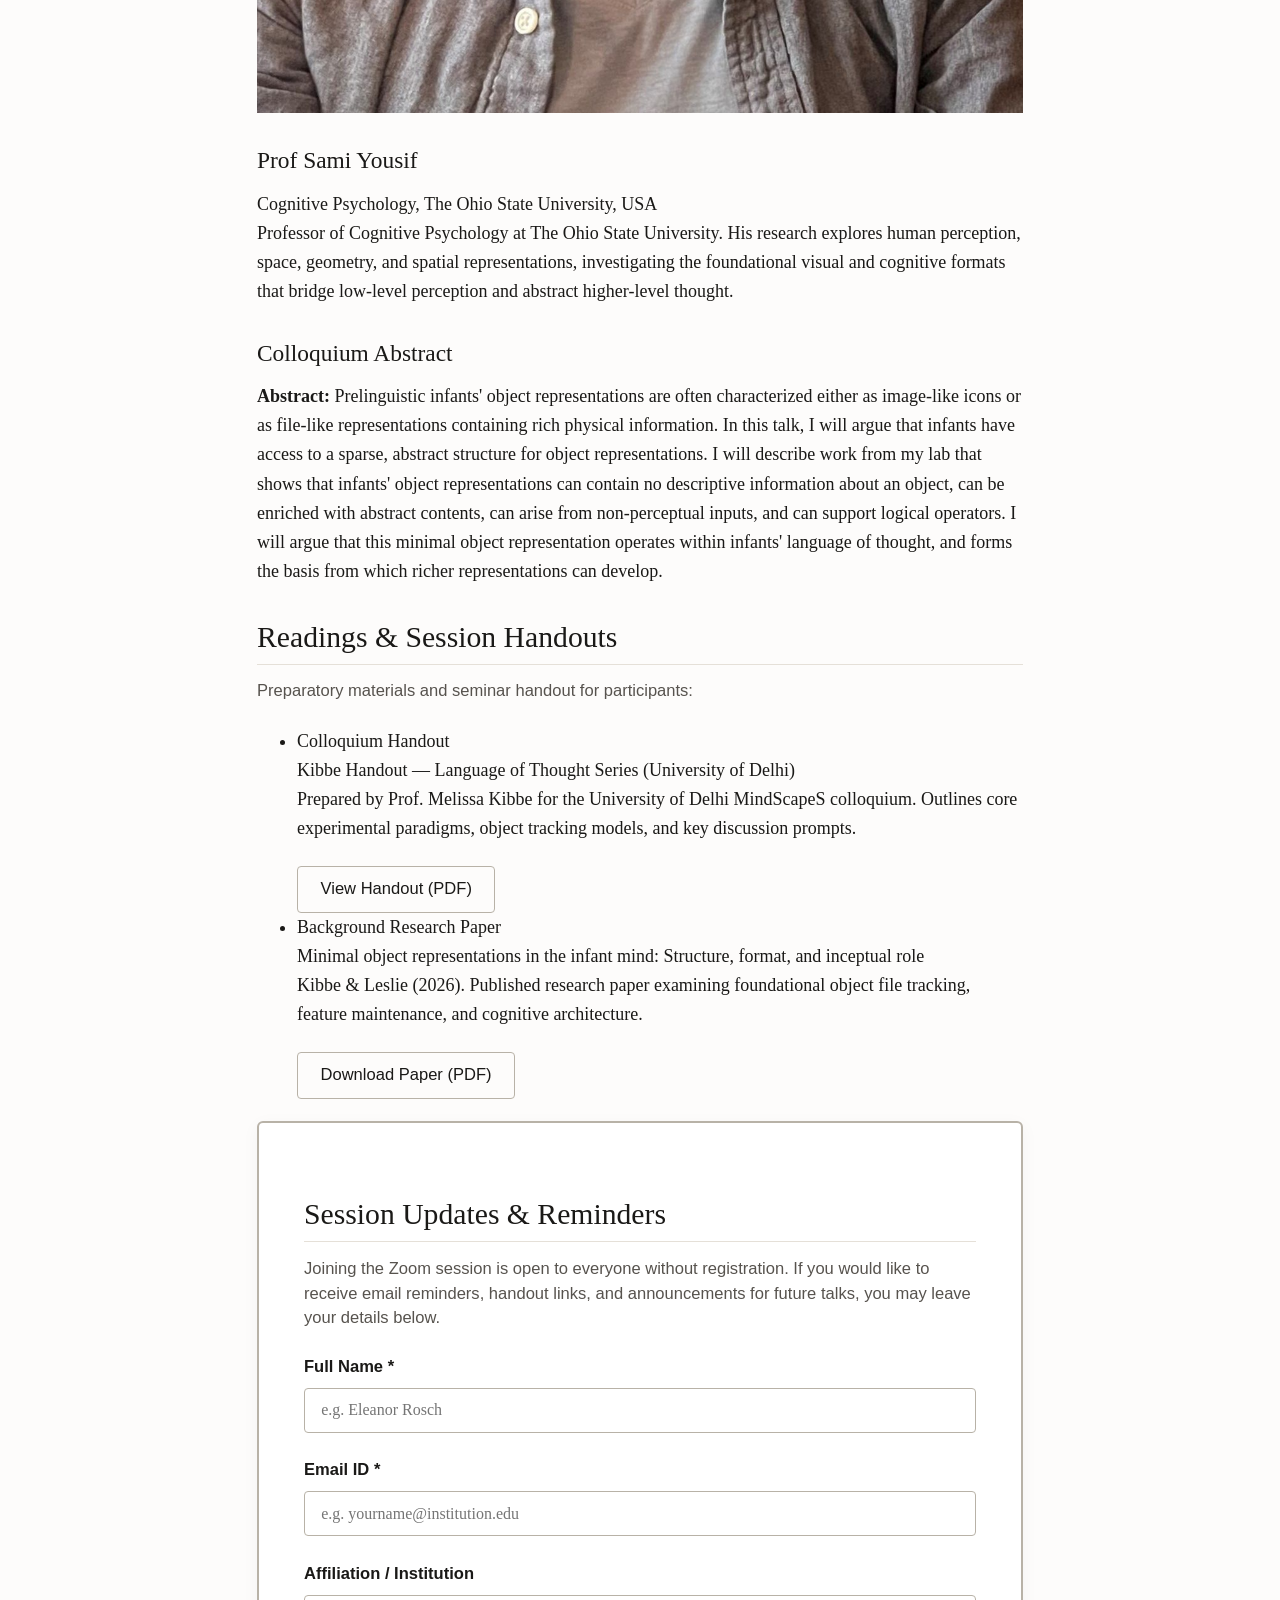
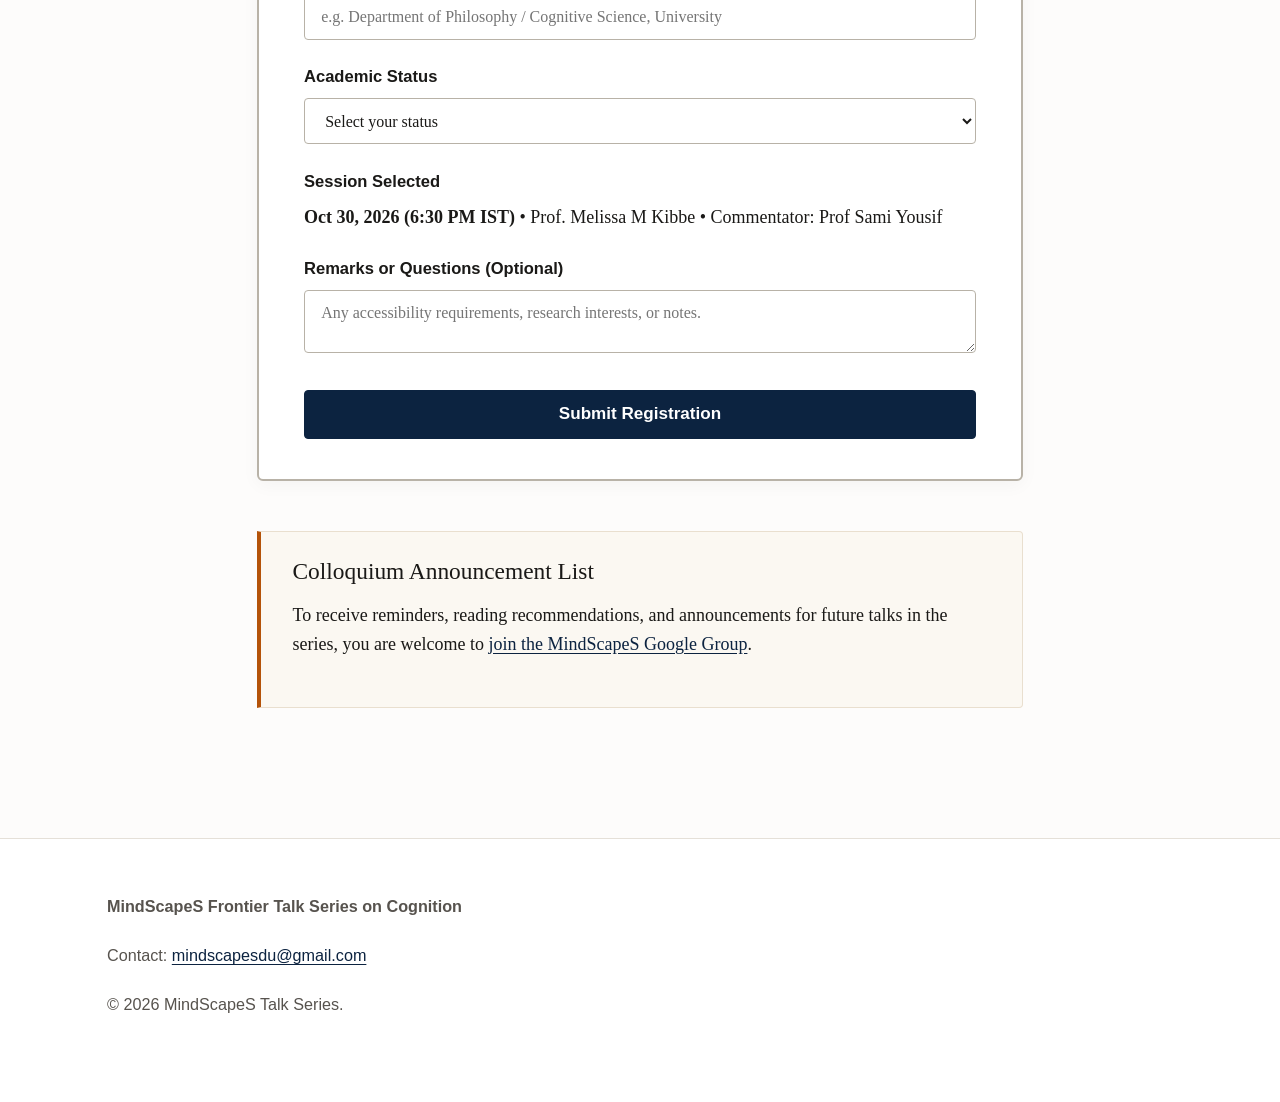
<file: oldpage.html>
﻿<!DOCTYPE html> <html lang="en">  <head>   <meta charset="UTF-8">   <meta name="viewport" content="width=device-width, initial-scale=1.0">   <title>Session 1: Prof. Melissa M Kibbe | MindScapeS Frontier Talk Series on Cognition</title>   <meta name="description"     content="MindScapeS Frontier Talk Series on Cognition - Session 1: Prof. Melissa M Kibbe, Department of Psychological &amp; Brain Sciences, Boston University, USA. Commentator: Prof Sami Yousif, Cognitive Psychology, The Ohio State University, USA. Friday, October 30, 2026 at 6:30 PM IST.">   <link rel="icon" href="Images/favicon.svg" type="image/svg+xml">   <link rel="stylesheet" href="css/style.css?v=2.3"> </head>  <body>   <a href="#main-content" class="skip-link">Skip to content</a>    <!-- ==================== HEADER (No other pages in header) ==================== -->   <header class="site-header">     <div class="container-wide header-inner">       <div class="site-title">         <a href="index.html"><strong>MindScapeS</strong> Frontier Talk Series on Cognition</a>       </div>       <div>         <span class="series-tag">Session 1 &bull; University of Delhi</span>       </div>     </div>   </header>   <!-- ==================== HEADER END ==================== -->    <main id="main-content">     <div class="container">        <!-- ===== SESSION BADGE & TITLE ===== -->       <section class="session-hero">         <div class="session-badge-bar">           <span class="session-pill">First Session</span>           <span class="session-date-tag">Friday, October 30, 2026 &bull; 6:30 PM IST (UTC+5:30)</span>         </div>          <h1 class="talk-hero-title">Minimal object representations in the infant mind</h1>         <p class="lead">An inaugural colloquium examining the cognitive architecture of object representation, feature           binding, and conceptual development in infants and young children.</p>                 </section>        <!-- ===== SESSION META PANEL ===== -->       <section class="session-meta-panel" aria-label="Session Details Summary">         <div class="meta-row">           <div class="meta-label">Date &amp; Time:</div>           <div class="meta-value"><strong>Friday, October 30, 2026</strong> &bull; 6:30 PM IST (UTC+5:30)</div>         </div>         <div class="meta-row">           <div class="meta-label">Speaker:</div>           <div class="meta-value"><strong>Prof. Melissa M Kibbe</strong>, Department of Psychological &amp; Brain             Sciences, Boston University, USA</div>         </div>         <div class="meta-row">           <div class="meta-label">Commentator 1:</div>           <div class="meta-value"><strong>Prof Sami Yousif</strong>, Cognitive Psychology, The Ohio State University,             USA</div>         </div>         <div class="meta-row">           <div class="meta-label">Session Format:</div>           <div class="meta-value">Talk &bull; Commentator Response &bull; Student-First Q&amp;A &bull; Open Discussion           </div>         </div>         <div class="meta-row">           <div class="meta-label">Access:</div>           <div class="meta-value"><strong>Open Virtual Colloquium</strong> &bull; Direct Zoom access (no registration             required)</div>         </div>       </section>        <!-- ===== DIRECT ZOOM ACCESS CALLOUT ===== -->       <section class="zoom-access-box" aria-label="Zoom Meeting Access">         <div class="zoom-access-header">           <div>             <h2 class="zoom-access-title">Live Zoom Colloquium Access</h2>             <p class="zoom-access-subtitle">Open to all students, researchers, and faculty. No prior registration               required to join.</p>           </div>           <div>             <a href="https://us04web.zoom.us/launch/jc/78997015908" target="_blank" rel="noopener noreferrer"               class="btn btn-zoom">Join Zoom Meeting &rarr;</a>           </div>         </div>          <div class="zoom-creds-grid">           <div class="zoom-cred-item">             <strong>Meeting ID</strong>             <span class="zoom-cred-val">789 9701 5908</span>           </div>           <div class="zoom-cred-item">             <strong>Passcode</strong>             <span class="zoom-cred-val">cognition</span>           </div>           <div class="zoom-cred-item">             <strong>Direct Link</strong>             <a href="https://us04web.zoom.us/launch/jc/78997015908" target="_blank" rel="noopener noreferrer"               class="zoom-direct-link">Launch Zoom Meeting</a>           </div>         </div>       </section>        <!-- ===== SPEAKER & COMMENTATOR PROFILES ===== -->       <section aria-labelledby="participants-heading">         <h2 id="participants-heading">Speaker &amp; Commentator</h2>         <p class="subtext">Colloquium participants for Session 1:</p>          <div class="duo-grid">           <!-- Speaker Card: Prof. Melissa M Kibbe -->           <article class="person-card">             <div class="person-role-badge">Featured Speaker</div>             <div class="person-photo-wrap" style="aspect-ratio: 4 / 5;">               <img class="person-photo" src="Images/melissa-kibbe.jpeg" alt="Portrait of Prof. Melissa M Kibbe"                 width="508" height="603"                 style="object-position: center top; object-fit: cover; width: 100%; height: 100%;">             </div>             <div class="person-content">               <h3 class="person-name">Prof. Melissa M Kibbe</h3>               <div class="person-institution">Department of Psychological &amp; Brain Sciences, Boston University, USA               </div>               <p class="person-bio">Director of the Developing Minds Lab at Boston University. Her research investigates                 the core architecture of human cognitive development, focusing on how infants and young children                 represent objects, track spatiotemporal identity, encode numerical values, and construct conceptual                 knowledge about the physical and social world.</p>             </div>           </article>            <!-- Commentator Card: Prof Sami Yousif -->           <article class="person-card">             <div class="person-role-badge commentator-badge">Commentator 1</div>             <div class="person-photo-wrap" style="aspect-ratio: 4 / 5;">               <img class="person-photo" src="Images/sami-yousif.jpeg" alt="Portrait of Prof Sami Yousif" width="500"                 height="625" style="object-position: center 20%; object-fit: cover; width: 100%; height: 100%;">             </div>             <div class="person-content">               <h3 class="person-name">Prof Sami Yousif</h3>               <div class="person-institution">Cognitive Psychology, The Ohio State University, USA</div>               <p class="person-bio">Professor of Cognitive Psychology at The Ohio State University. His                 research explores human perception, space, geometry, and spatial representations, investigating the                 foundational visual and cognitive formats that bridge low-level perception and abstract higher-level                 thought.</p>             </div>           </article>         </div>       </section>        <!-- ===== TALK ABSTRACT ===== -->       <section class="abstract-box" aria-labelledby="abstract-heading">         <h3 id="abstract-heading">Colloquium Abstract</h3>         <div class="abstract-content">           <p><strong>Abstract:</strong> Prelinguistic infants' object representations are often characterized either as             image-like icons or as file-like representations containing rich physical information. In this talk, I will             argue that infants have access to a sparse, abstract structure for object representations. I will describe             work from my lab that shows that infants' object representations can contain no descriptive information             about an object, can be enriched with abstract contents, can arise from non-perceptual inputs, and can             support logical operators. I will argue that this minimal object representation operates within infants'             language of thought, and forms the basis from which richer representations can develop.</p>         </div>       </section>        <!-- ===== READINGS & SESSION HANDOUTS ===== -->       <section aria-labelledby="handouts-heading">         <h2 id="handouts-heading">Readings &amp; Session Handouts</h2>         <p class="subtext">Preparatory materials and seminar handout for participants:</p>          <ul class="handout-list">           <li class="handout-item">             <div class="handout-info">               <span class="handout-badge">Colloquium Handout</span>               <div class="handout-title">Kibbe Handout &mdash; Language of Thought Series (University of Delhi)</div>               <p class="handout-desc">Prepared by Prof. Melissa Kibbe for the University of Delhi MindScapeS colloquium.                 Outlines core experimental paradigms, object tracking models, and key discussion prompts.</p>             </div>             <div>               <a href="Papers and Handouts/Kibbe Handout LoTSeries UDelhi.pdf" target="_blank" rel="noopener noreferrer"                 class="btn btn-secondary handout-btn">View Handout (PDF)</a>             </div>           </li>            <li class="handout-item">             <div class="handout-info">               <span class="handout-badge">Background Research Paper</span>               <div class="handout-title">Minimal object representations in the infant mind: Structure, format, and                 inceptual role</div>               <p class="handout-desc">Kibbe &amp; Leslie (2026). Published research paper examining foundational object                 file tracking, feature maintenance, and cognitive architecture.</p>             </div>             <div>               <a href="Papers and Handouts/2026-KibbeLeslie-EvolHumanBeh.pdf" target="_blank" rel="noopener noreferrer"                 class="btn btn-secondary handout-btn">Download Paper (PDF)</a>             </div>           </li>         </ul>       </section>         <!-- ===== REGISTRATION SECTION ===== -->       <section id="register" class="reg-section" aria-labelledby="reg-heading">         <div class="reg-card">           <h2 id="reg-heading">Session Updates &amp; Reminders </h2>           <p class="subtext">Joining the Zoom session is open to everyone without registration. If you would like to             receive email reminders, handout links, and announcements for future talks, you may leave your details             below.</p>            <!-- Registration Form Wrap -->           <div id="reg-form-wrap">             <form id="session-reg-form">               <div class="form-group">                 <label for="reg-name">Full Name <span aria-hidden="true">*</span></label>                 <input type="text" id="reg-name" name="name" required placeholder="e.g. Eleanor Rosch">               </div>                <div class="form-group">                 <label for="reg-email">Email ID <span aria-hidden="true">*</span></label>                 <input type="email" id="reg-email" name="email" required placeholder="e.g. yourname@institution.edu">               </div>                <div class="form-group">                 <label for="reg-affiliation">Affiliation / Institution</label>                 <input type="text" id="reg-affiliation" name="affiliation"                   placeholder="e.g. Department of Philosophy / Cognitive Science, University">               </div>                <div class="form-group">                 <label for="reg-status">Academic Status</label>                 <select id="reg-status" name="academic_status">                   <option value="">Select your status</option>                   <option value="Undergraduate student">Undergraduate student</option>                   <option value="Graduate student">Graduate student (MA / PhD)</option>                   <option value="Postdoctoral researcher">Postdoctoral researcher</option>                   <option value="Faculty">Faculty / Academic staff</option>                   <option value="Independent scholar">Independent scholar</option>                   <option value="General reader">General reader / Other</option>                 </select>               </div>                <div class="form-group">                 <label>Session Selected</label>                 <div class="session-fixed-tag">                   <strong>Oct 30, 2026 (6:30 PM IST)</strong> &bull; Prof. Melissa M Kibbe &bull; Commentator: Prof Sami                   Yousif                 </div>               </div>                <div class="form-group">                 <label for="reg-remarks">Remarks or Questions (Optional)</label>                 <textarea id="reg-remarks" name="remarks" rows="2"                   placeholder="Any accessibility requirements, research interests, or notes."></textarea>               </div>                <p style="margin-top: 1.5rem; margin-bottom: 0;">                 <button type="submit" class="btn" style="width: 100%;">Submit Registration</button>               </p>             </form>           </div>            <!-- Registration Confirmation & In-place Edit Wrap -->           <div id="reg-confirm-wrap" style="display: none;">             <div class="reg-confirm-box">               <h3>Registration Recorded</h3>               <p>Thank you! Your reminder details have been recorded.</p>               <div id="reg-confirm-details" style="margin: 1rem 0;"></div>               <div style="margin-top: 1rem; padding-top: 0.85rem; border-top: 1px solid #c2dfcf;">                 <p style="margin: 0 0 0.4rem;"><strong>Direct Zoom Access:</strong></p>                 <p style="margin: 0.2rem 0;">Meeting ID: <strong>789 9701 5908</strong> &bull; Passcode:                   <strong>cognition</strong>                 </p>                 <p style="margin-top: 0.6rem;"><a href="https://us04web.zoom.us/launch/jc/78997015908" target="_blank"                     rel="noopener noreferrer" class="btn btn-zoom" style="padding: 0.5rem 1rem; font-size: 0.9rem;">Join                     Zoom Meeting</a></p>               </div>              </div>           </div>         </div>       </section>        <!-- ===== MAILING LIST ===== -->       <section class="mailing-callout">         <h3 style="margin-top: 0;">Colloquium Announcement List</h3>         <p>To receive reminders, reading recommendations, and announcements for future talks in the series, you are           welcome to <a href="https://groups.google.com/u/2/g/mindscapesdu" target="_blank"             rel="noopener noreferrer">join             the MindScapeS Google Group</a>.</p>       </section>      </div>   </main>    <!-- ==================== FOOTER ==================== -->   <footer class="site-footer">     <div class="container-wide">       <p><strong>MindScapeS Frontier Talk Series on Cognition</strong></p>       <p>Contact: <a href="mailto:mindscapesdu@gmail.com">mindscapesdu@gmail.com</a></p>       <p>&copy; 2026 MindScapeS Talk Series.</p>     </div>   </footer>   <!-- ==================== FOOTER END ==================== -->    <script src="js/session.js" defer></script> </body>  </html>
</file>
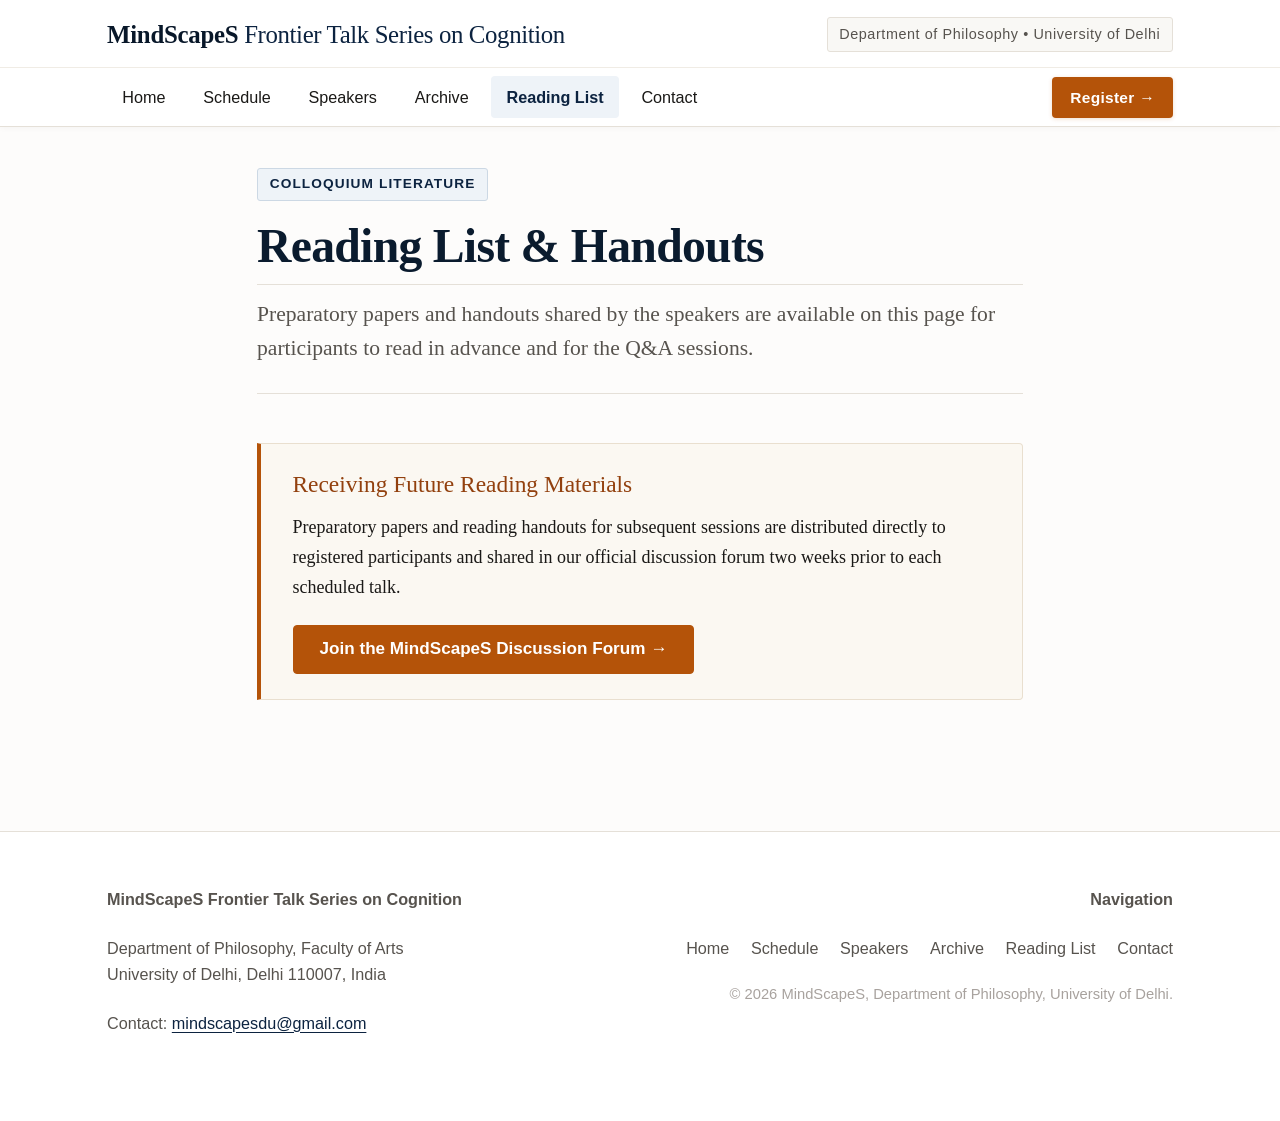
<file: readings.html>
<!DOCTYPE html>
<html lang="en">

<head>
  <meta charset="UTF-8">
  <meta name="viewport" content="width=device-width, initial-scale=1.0">
  <title>Reading List | MindScapeS Frontier Talk Series on Cognition • University of Delhi</title>
  <meta name="description"
    content="Preparatory reading list, academic papers, and lecture handouts for the MindScapeS Frontier Talk Series on Cognition, University of Delhi.">
  <meta http-equiv="Cache-Control" content="no-cache, no-store, must-revalidate">
  <meta http-equiv="Pragma" content="no-cache">
  <meta http-equiv="Expires" content="0">
  <link rel="icon" href="Images/favicon.svg" type="image/svg+xml">
  <link rel="stylesheet" href="css/style.css?v=3.3">
</head>

<body>
  <a href="#main-content" class="skip-link">Skip to main content</a>

  <!-- ==================== SITE HEADER ==================== -->
  <header class="site-header">
    <div class="header-top">
      <div class="container-wide header-top-inner">
        <h1 class="site-title">
          <a href="index.html"><strong>MindScapeS</strong> Frontier Talk Series on Cognition</a>
        </h1>
        <div class="host-tag">
          <span>Department of Philosophy &bull; University of Delhi</span>
        </div>
      </div>
    </div>
    <div class="nav-bar">
      <div class="container-wide nav-bar-inner">
        <button class="nav-toggle" id="nav-toggle" aria-expanded="false" aria-controls="main-nav"
          aria-label="Toggle navigation menu">
          Menu &equiv;
        </button>
        <ul class="main-nav" id="main-nav">
          <li><a href="index.html">Home</a></li>
          <li><a href="schedule.html">Schedule</a></li>
          <li><a href="speakers.html">Speakers</a></li>
          <li><a href="archive.html">Archive</a></li>
          <li><a href="readings.html" class="active">Reading List</a></li>
          <!-- <li><a href="about.html">About</a></li> -->
          <li><a href="contact.html">Contact</a></li>
        </ul>
        <div class="header-cta">
          <a href="schedule.html#register" class="btn-register-header">Register &rarr;</a>
        </div>
      </div>
    </div>
  </header>

  <!-- ==================== MAIN CONTENT ==================== -->
  <main id="main-content">
    <div class="container">

      <section class="page-hero">
        <span class="page-hero-badge">Colloquium Literature</span>
        <h2 class="page-hero-title">Reading List &amp; Handouts</h2>
        <p class="page-hero-lead">Preparatory papers and handouts shared by the speakers are available on this page for
          participants to read in advance and for the Q&A sessions.</p>
      </section>

      <!-- ===== DYNAMIC LITERATURE MODULES ===== -->
      <div id="readings-container">
        <!-- Rendered dynamically from Supabase database by js/session.js -->
      </div>

      <!-- Notice on Access & Discussion Forum -->
      <section class="mailing-callout">
        <h3 style="margin-top: 0; color: #92400e;">Receiving Future Reading Materials</h3>
        <p style="line-height: 1.65; max-width: 760px;">Preparatory papers and reading handouts for subsequent sessions
          are distributed directly to registered participants and shared in our official discussion forum two weeks
          prior to each scheduled talk.</p>
        <p style="margin-bottom: 0; margin-top: 1rem;">
          <a href="https://groups.google.com/g/mindscapesdu/" target="_blank" rel="noopener noreferrer"
            class="btn btn-gold">
            Join the MindScapeS Discussion Forum &rarr;
          </a>
        </p>
      </section>

    </div>
  </main>

  <!-- ==================== SITE FOOTER ==================== -->
  <footer class="site-footer">
    <div class="container-wide footer-inner">
      <div class="footer-col">
        <p><strong>MindScapeS Frontier Talk Series on Cognition</strong></p>
        <p>Department of Philosophy, Faculty of Arts<br>University of Delhi, Delhi 110007, India</p>
        <p>Contact: <a href="mailto:mindscapesdu@gmail.com">mindscapesdu@gmail.com</a></p>
      </div>
      <div class="footer-col" style="text-align: right;">
        <p><strong>Navigation</strong></p>
        <ul class="footer-links" style="justify-content: flex-end;">
          <li><a href="index.html">Home</a></li>
          <li><a href="schedule.html">Schedule</a></li>
          <li><a href="speakers.html">Speakers</a></li>
          <li><a href="archive.html">Archive</a></li>
          <li><a href="readings.html">Reading List</a></li>
          <!-- <li><a href="about.html">About</a></li> -->
          <li><a href="contact.html">Contact</a></li>
        </ul>
        <p style="margin-top: 1.25rem; font-size: 0.82rem; color: #a8a29e;">&copy; 2026 MindScapeS, Department of
          Philosophy, University of Delhi.</p>
      </div>
    </div>
  </footer>

  <script src="js/session.js?v=6.0"></script>
</body>

</html>
</file>
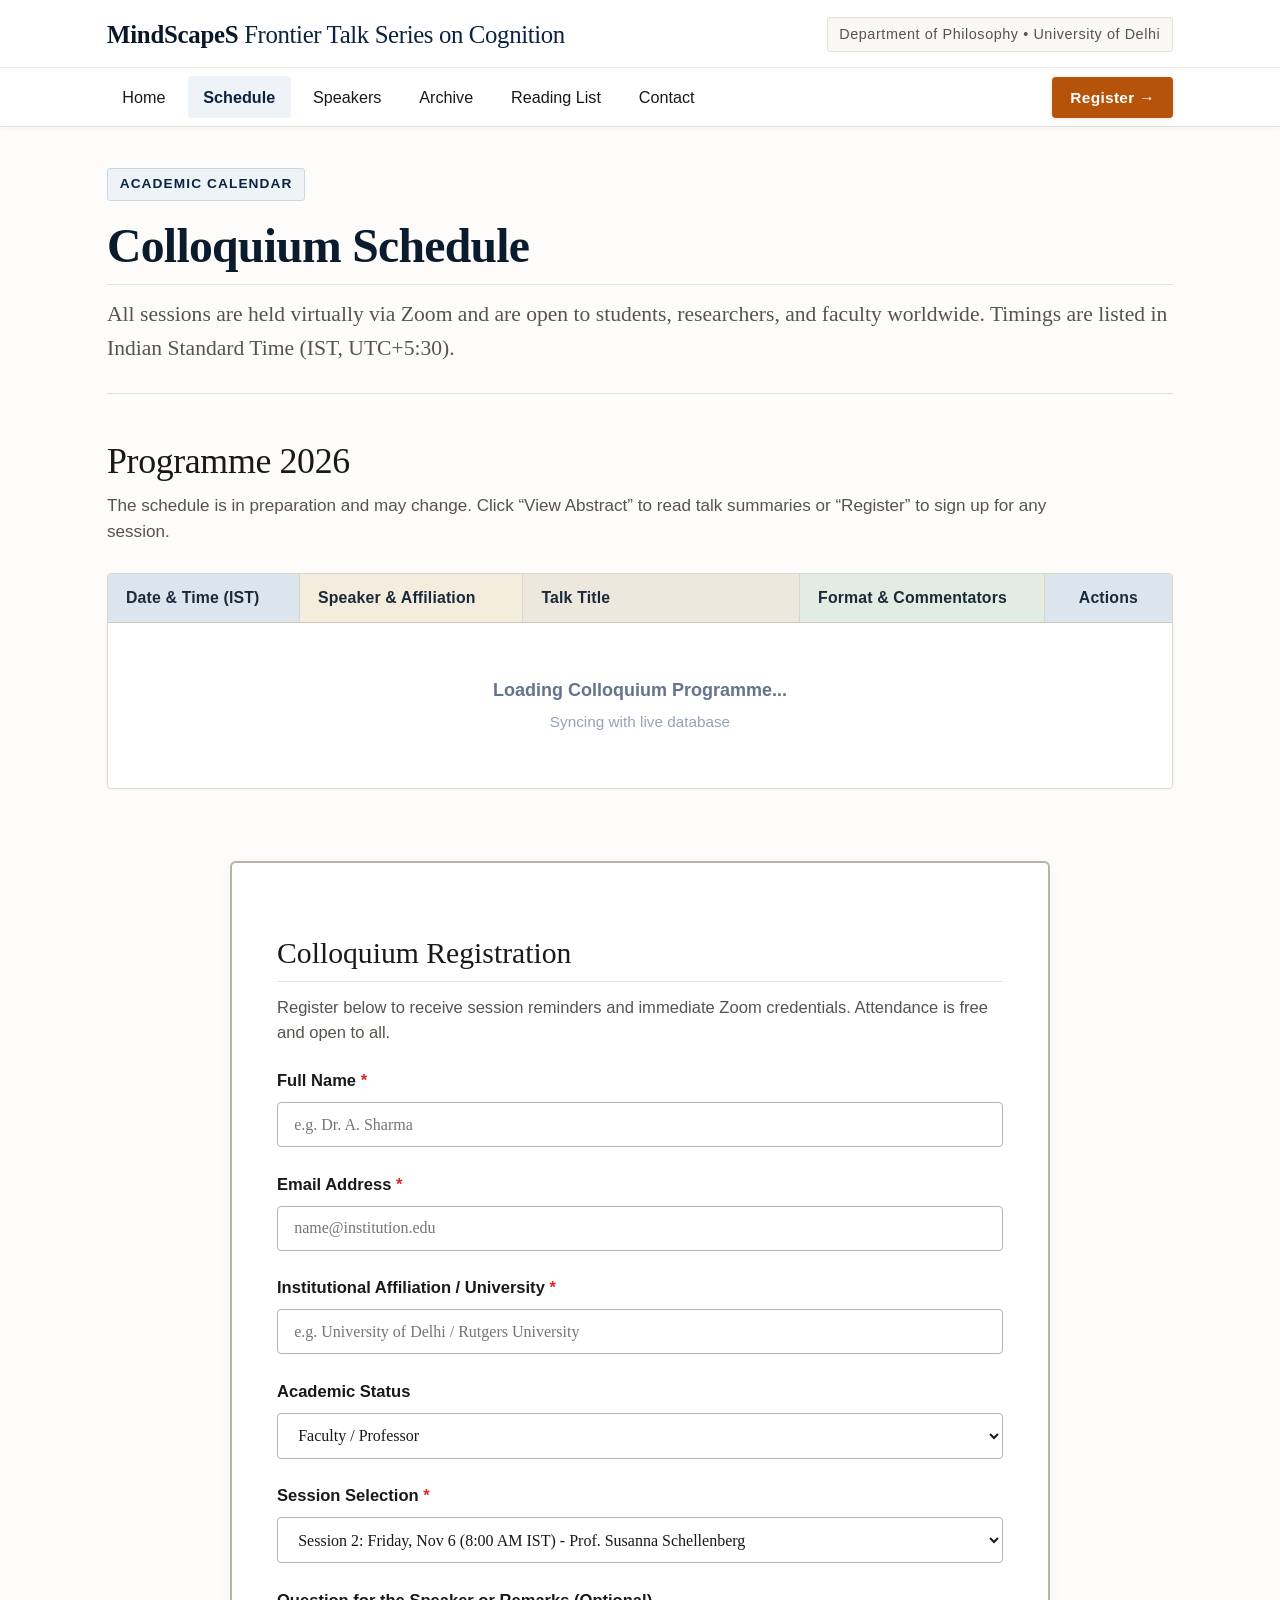
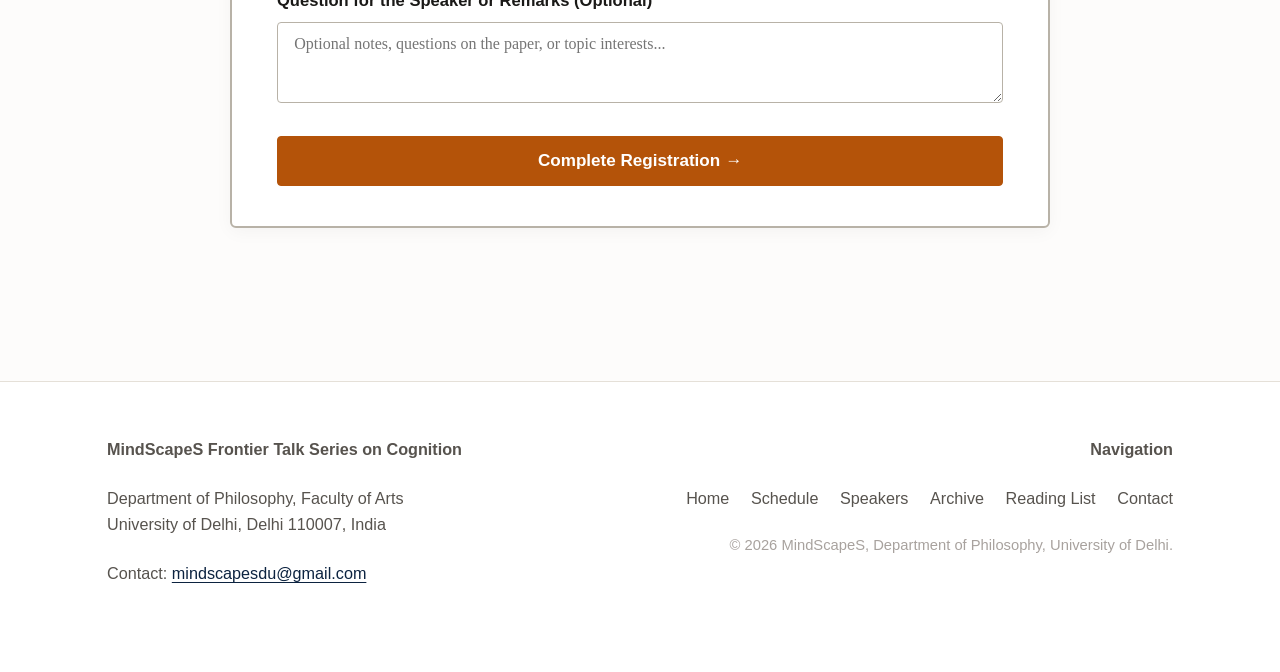
<file: schedule.html>
<!DOCTYPE html>
<html lang="en">

<head>
  <meta charset="UTF-8">
  <meta name="viewport" content="width=device-width, initial-scale=1.0">
  <title>Schedule | MindScapeS Frontier Talk Series on Cognition • University of Delhi</title>
  <meta name="description"
    content="Schedule of talks for the MindScapeS Frontier Talk Series on Cognition, hosted by the Department of Philosophy, University of Delhi.">
  <meta http-equiv="Cache-Control" content="no-cache, no-store, must-revalidate">
  <meta http-equiv="Pragma" content="no-cache">
  <meta http-equiv="Expires" content="0">
  <link rel="icon" href="Images/favicon.svg" type="image/svg+xml">
  <link rel="stylesheet" href="css/style.css?v=3.3">
</head>

<body>
  <a href="#main-content" class="skip-link">Skip to main content</a>

  <!-- ==================== SITE HEADER ==================== -->
  <header class="site-header">
    <div class="header-top">
      <div class="container-wide header-top-inner">
        <h1 class="site-title">
          <a href="index.html"><strong>MindScapeS</strong> Frontier Talk Series on Cognition</a>
        </h1>
        <div class="host-tag">
          <span>Department of Philosophy &bull; University of Delhi</span>
        </div>
      </div>
    </div>
    <div class="nav-bar">
      <div class="container-wide nav-bar-inner">
        <button class="nav-toggle" id="nav-toggle" aria-expanded="false" aria-controls="main-nav"
          aria-label="Toggle navigation menu">
          Menu &equiv;
        </button>
        <ul class="main-nav" id="main-nav">
          <li><a href="index.html">Home</a></li>
          <li><a href="schedule.html" class="active">Schedule</a></li>
          <li><a href="speakers.html">Speakers</a></li>
          <li><a href="archive.html">Archive</a></li>
          <li><a href="readings.html">Reading List</a></li>
          <!-- <li><a href="about.html">About</a></li> -->
          <li><a href="contact.html">Contact</a></li>
        </ul>
        <div class="header-cta">
          <a href="#register" class="btn-register-header">Register &rarr;</a>
        </div>
      </div>
    </div>
  </header>

  <!-- ==================== MAIN CONTENT ==================== -->
  <main id="main-content">
    <div class="container-wide">

      <section class="page-hero">
        <span class="page-hero-badge">Academic Calendar</span>
        <h2 class="page-hero-title">Colloquium Schedule</h2>
        <p class="page-hero-lead">All sessions are held virtually via Zoom and are open to students, researchers, and
          faculty worldwide. Timings are listed in Indian Standard Time (IST, UTC+5:30).</p>
      </section>

      <!-- ===== PROGRAMME 2026 TABLE ===== -->
      <section class="programme-section" id="programme">
        <div class="programme-header">
          <h2 class="programme-title">Programme 2026</h2>
          <p class="programme-subtitle">
            The schedule is in preparation and may change. Click &ldquo;View Abstract&rdquo; to read talk summaries or
            &ldquo;Register&rdquo; to sign up for any session.
          </p>
        </div>

        <div class="table-scroll-hint">
          <svg width="15" height="15" viewBox="0 0 24 24" fill="none" stroke="currentColor" stroke-width="2"
            stroke-linecap="round" stroke-linejoin="round">
            <polyline points="15 18 9 12 15 6" />
          </svg>
          <span>Scroll horizontally to view complete schedule details</span>
          <svg width="15" height="15" viewBox="0 0 24 24" fill="none" stroke="currentColor" stroke-width="2"
            stroke-linecap="round" stroke-linejoin="round">
            <polyline points="9 18 15 12 9 6" />
          </svg>
        </div>

        <div class="programme-table-container">
          <table class="programme-table">
            <thead>
              <tr>
                <th scope="col" class="col-date">Date &amp; Time (IST)</th>
                <th scope="col" class="col-speaker">Speaker &amp; Affiliation</th>
                <th scope="col" class="col-title">Talk Title</th>
                <th scope="col" class="col-format">Format &amp; Commentators</th>
                <th scope="col" class="col-actions">Actions</th>
              </tr>
            </thead>
            <tbody>
              <!-- Rendered dynamically from Supabase database -->
              <tr>
                <td colspan="5"
                  style="text-align: center; padding: 3rem; color: #64748b; font-family: var(--font-sans);">
                  <div style="font-weight: 600; font-size: 1rem; margin-bottom: 0.35rem;">Loading Colloquium
                    Programme...</div>
                  <div style="font-size: 0.85rem; color: #94a3b8;">Syncing with live database</div>
                </td>
              </tr>
            </tbody>
          </table>
        </div>
      </section>

      <!-- ===== REGISTRATION FORM SECTION ===== -->
      <section id="register" class="reg-section" style="max-width: 820px; margin: 3.5rem auto 4rem;">
        <div class="reg-card">
          <h2 id="reg-heading">Colloquium Registration</h2>
          <p class="subtext" id="reg-subtext">Register below to receive session reminders and immediate Zoom
            credentials. Attendance is free and open to all.</p>

          <div id="reg-form-wrap">
            <form id="session-reg-form" autocomplete="off">
              <div class="form-group">
                <label for="reg-name">Full Name <span style="color: #dc2626;">*</span></label>
                <input type="text" id="reg-name" name="name" required placeholder="e.g. Dr. A. Sharma"
                  autocomplete="off">
              </div>

              <div class="form-group">
                <label for="reg-email">Email Address <span style="color: #dc2626;">*</span></label>
                <input type="email" id="reg-email" name="email" required placeholder="name@institution.edu"
                  autocomplete="off">
              </div>

              <div class="form-group">
                <label for="reg-affiliation">Institutional Affiliation / University <span
                    style="color: #dc2626;">*</span></label>
                <input type="text" id="reg-affiliation" name="affiliation" required
                  placeholder="e.g. University of Delhi / Rutgers University" autocomplete="off">
              </div>

              <div class="form-group">
                <label for="reg-status">Academic Status</label>
                <select id="reg-status" name="academic_status">
                  <option value="Faculty / Professor">Faculty / Professor</option>
                  <option value="Postdoctoral Researcher">Postdoctoral Researcher</option>
                  <option value="PhD / Doctoral Scholar">PhD / Doctoral Scholar</option>
                  <option value="Master's Student">Master's Student</option>
                  <option value="Undergraduate Student">Undergraduate Student</option>
                  <option value="Independent Scholar / Other">Independent Scholar / Other</option>
                </select>
              </div>

              <div class="form-group">
                <label for="reg-session">Session Selection <span style="color: #dc2626;">*</span></label>
                <select id="reg-session" name="sessions" required>
                  <option value="Session 2: Friday, Nov 6 (8:00 AM IST) - Prof. Susanna Schellenberg"
                    data-session-id="session-2" data-zoom-id="789 9701 5908" data-zoom-pass="cognition"
                    data-zoom-link="https://us04web.zoom.us/launch/jc/78997015908" selected>Session 2: Friday, Nov 6
                    (8:00 AM IST) - Prof. Susanna Schellenberg</option>
                </select>
              </div>

              <div class="form-group">
                <label for="reg-remarks">Question for the Speaker or Remarks (Optional)</label>
                <textarea id="reg-remarks" name="remarks" rows="3"
                  placeholder="Optional notes, questions on the paper, or topic interests..."></textarea>
              </div>

              <button type="submit" class="btn btn-gold" style="width: 100%;">Complete Registration &rarr;</button>
            </form>
          </div>

          <!-- Confirmation Wrap (Revealed on submission) -->
          <div id="reg-confirm-wrap" style="display: none;">
            <div class="reg-confirm-box">
              <h3>Registration Recorded</h3>
              <p>Thank you! Your registration details have been synchronized.</p>
              <div id="reg-confirm-details" style="margin: 1rem 0;"></div>

              <div id="reg-zoom-info-container"
                style="margin-top: 1.25rem; padding-top: 1rem; border-top: 1px solid #c2dfcf;">
                <p style="margin: 0 0 0.4rem;"><strong>Direct Zoom Access Information:</strong></p>
                <div id="conf-zoom-details">
                  <p style="margin: 0.2rem 0; font-family: var(--font-sans); font-size: 0.95rem;">
                    Meeting ID: <strong id="conf-zoom-id">789 9701 5908</strong> &bull; Passcode: <strong
                      id="conf-zoom-pass">cognition</strong>
                  </p>
                  <p id="conf-zoom-note" style="margin: 0.25rem 0 0.6rem; font-size: 0.84rem; color: #57534e;"></p>
                  <p style="margin-top: 0.85rem;" id="conf-zoom-link-wrap">
                    <a id="conf-zoom-link" href="https://us04web.zoom.us/launch/jc/78997015908" target="_blank"
                      rel="noopener noreferrer" class="btn btn-zoom">
                      Join Zoom Meeting Directly &rarr;
                    </a>
                  </p>
                </div>
              </div>
            </div>
          </div>

        </div>
      </section>

    </div>
  </main>

  <!-- ==================== SITE FOOTER ==================== -->
  <footer class="site-footer">
    <div class="container-wide footer-inner">
      <div class="footer-col">
        <p><strong>MindScapeS Frontier Talk Series on Cognition</strong></p>
        <p>Department of Philosophy, Faculty of Arts<br>University of Delhi, Delhi 110007, India</p>
        <p>Contact: <a href="mailto:mindscapesdu@gmail.com">mindscapesdu@gmail.com</a></p>
      </div>
      <div class="footer-col" style="text-align: right;">
        <p><strong>Navigation</strong></p>
        <ul class="footer-links" style="justify-content: flex-end;">
          <li><a href="index.html">Home</a></li>
          <li><a href="schedule.html">Schedule</a></li>
          <li><a href="speakers.html">Speakers</a></li>
          <li><a href="archive.html">Archive</a></li>
          <li><a href="readings.html">Reading List</a></li>
          <!-- <li><a href="about.html">About</a></li> -->
          <li><a href="contact.html">Contact</a></li>
        </ul>
        <p style="margin-top: 1.25rem; font-size: 0.82rem; color: #a8a29e;">&copy; 2026 MindScapeS, Department of
          Philosophy, University of Delhi.</p>
      </div>
    </div>
  </footer>

  <!-- ===== ABSTRACT MODALS (Dynamically created and managed by js/session.js from Supabase) ===== -->
  <div id="dynamic-modals-container"></div>

  <script src="js/session.js?v=6.0"></script>
</body>

</html>
</file>
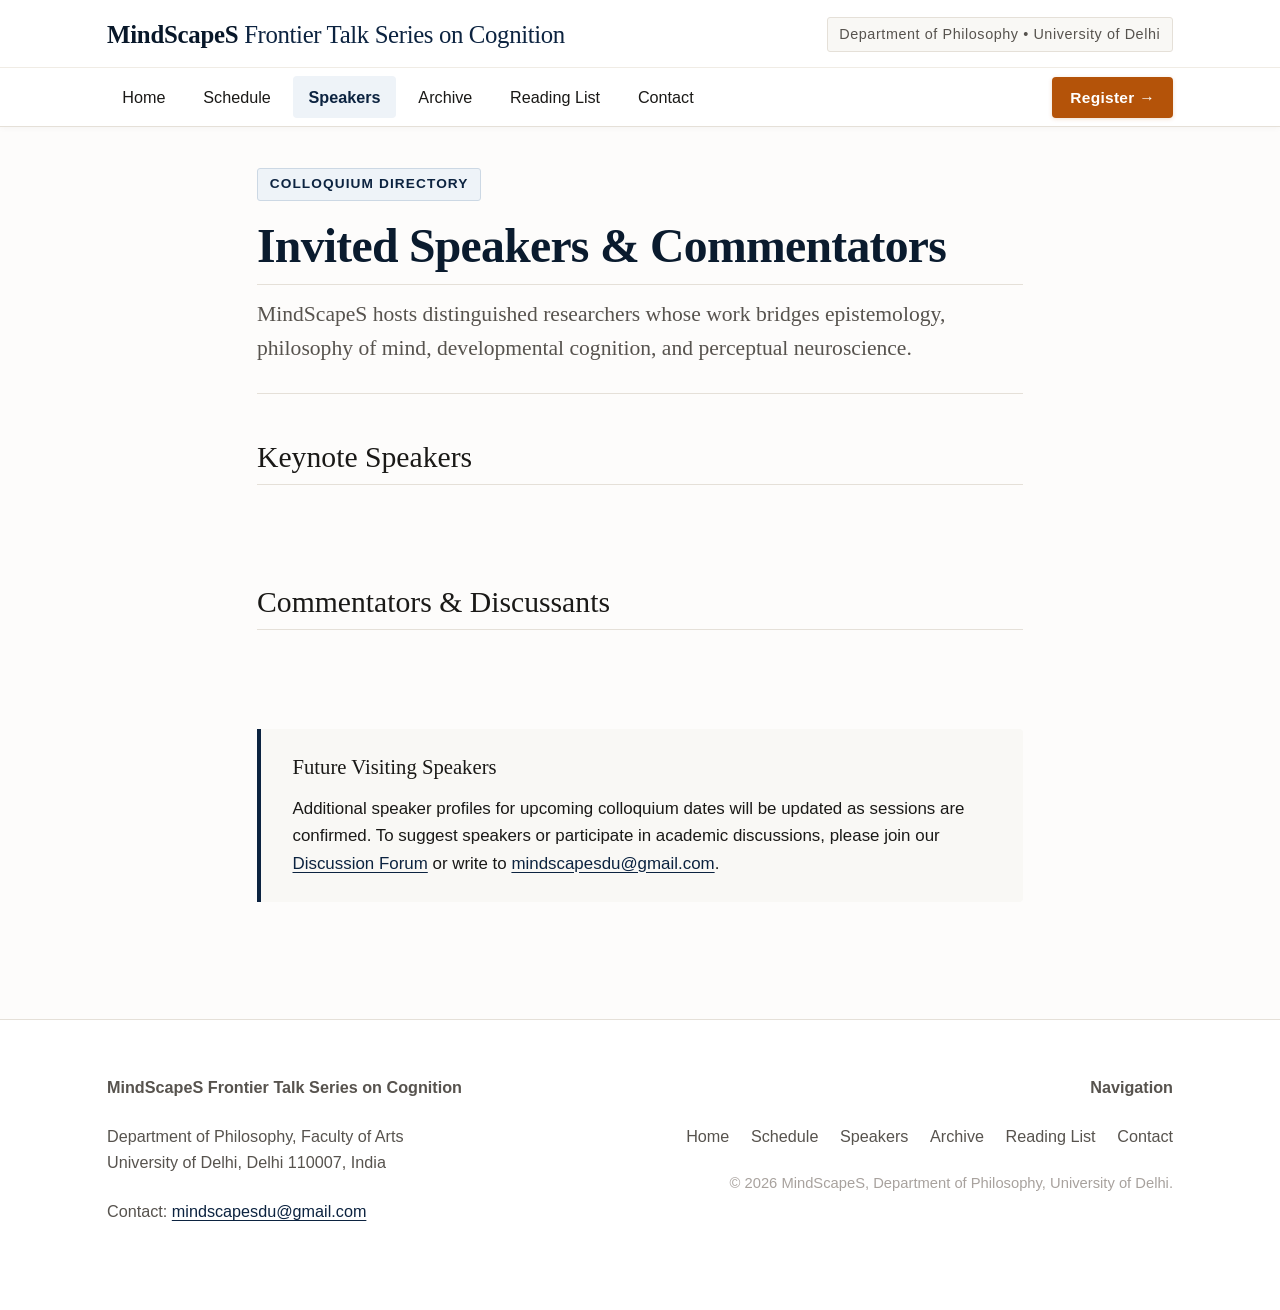
<file: speakers.html>
<!DOCTYPE html>
<html lang="en">

<head>
  <meta charset="UTF-8">
  <meta name="viewport" content="width=device-width, initial-scale=1.0">
  <title>Speakers | MindScapeS Frontier Talk Series on Cognition • University of Delhi</title>
  <meta name="description"
    content="Distinguished keynote speakers and commentators participating in the MindScapeS Frontier Talk Series on Cognition, University of Delhi.">
  <meta http-equiv="Cache-Control" content="no-cache, no-store, must-revalidate">
  <meta http-equiv="Pragma" content="no-cache">
  <meta http-equiv="Expires" content="0">
  <link rel="icon" href="Images/favicon.svg" type="image/svg+xml">
  <link rel="stylesheet" href="css/style.css?v=3.3">
</head>

<body>
  <a href="#main-content" class="skip-link">Skip to main content</a>

  <!-- ==================== SITE HEADER ==================== -->
  <header class="site-header">
    <div class="header-top">
      <div class="container-wide header-top-inner">
        <h1 class="site-title">
          <a href="index.html"><strong>MindScapeS</strong> Frontier Talk Series on Cognition</a>
        </h1>
        <div class="host-tag">
          <span>Department of Philosophy &bull; University of Delhi</span>
        </div>
      </div>
    </div>
    <div class="nav-bar">
      <div class="container-wide nav-bar-inner">
        <button class="nav-toggle" id="nav-toggle" aria-expanded="false" aria-controls="main-nav"
          aria-label="Toggle navigation menu">
          Menu &equiv;
        </button>
        <ul class="main-nav" id="main-nav">
          <li><a href="index.html">Home</a></li>
          <li><a href="schedule.html">Schedule</a></li>
          <li><a href="speakers.html" class="active">Speakers</a></li>
          <li><a href="archive.html">Archive</a></li>
          <li><a href="readings.html">Reading List</a></li>
          <!-- <li><a href="about.html">About</a></li> -->
          <li><a href="contact.html">Contact</a></li>
        </ul>
        <div class="header-cta">
          <a href="schedule.html#register" class="btn-register-header">Register &rarr;</a>
        </div>
      </div>
    </div>
  </header>

  <!-- ==================== MAIN CONTENT ==================== -->
  <main id="main-content">
    <div class="container">

      <section class="page-hero">
        <span class="page-hero-badge">Colloquium Directory</span>
        <h2 class="page-hero-title">Invited Speakers &amp; Commentators</h2>
        <p class="page-hero-lead">MindScapeS hosts distinguished researchers whose work bridges epistemology, philosophy
          of mind, developmental cognition, and perceptual neuroscience.</p>
      </section>

      <!-- ===== INVITED SPEAKERS SECTION ===== -->
      <section>
        <h2>Keynote Speakers</h2>

        <div class="speakers-grid" id="keynote-speakers-grid">
          <!-- Rendered dynamically from Supabase database by js/session.js -->
        </div>
      </section>

      <!-- ===== COMMENTATORS SECTION ===== -->
      <section style="margin-top: 3.5rem;">
        <h2>Commentators &amp; Discussants</h2>

        <div class="speakers-grid" id="commentators-grid">
          <!-- Rendered dynamically from Supabase database by js/session.js -->
        </div>
      </section>

      <!-- ===== NOTE ON FUTURE SPEAKERS ===== -->
      <section class="info-box">
        <h3 style="margin-top: 0; font-size: 1.15rem;">Future Visiting Speakers</h3>
        <p style="margin: 0; font-family: var(--font-sans); font-size: 0.94rem;">
          Additional speaker profiles for upcoming colloquium dates will be updated as sessions are confirmed. To
          suggest speakers or participate in academic discussions, please join our <a
            href="https://groups.google.com/g/mindscapesdu/" target="_blank" rel="noopener noreferrer">Discussion
            Forum</a> or write to <a href="mailto:mindscapesdu@gmail.com">mindscapesdu@gmail.com</a>.
        </p>
      </section>

    </div>
  </main>

  <!-- ==================== SITE FOOTER ==================== -->
  <footer class="site-footer">
    <div class="container-wide footer-inner">
      <div class="footer-col">
        <p><strong>MindScapeS Frontier Talk Series on Cognition</strong></p>
        <p>Department of Philosophy, Faculty of Arts<br>University of Delhi, Delhi 110007, India</p>
        <p>Contact: <a href="mailto:mindscapesdu@gmail.com">mindscapesdu@gmail.com</a></p>
      </div>
      <div class="footer-col" style="text-align: right;">
        <p><strong>Navigation</strong></p>
        <ul class="footer-links" style="justify-content: flex-end;">
          <li><a href="index.html">Home</a></li>
          <li><a href="schedule.html">Schedule</a></li>
          <li><a href="speakers.html">Speakers</a></li>
          <li><a href="archive.html">Archive</a></li>
          <li><a href="readings.html">Reading List</a></li>
          <!-- <li><a href="about.html">About</a></li> -->
          <li><a href="contact.html">Contact</a></li>
        </ul>
        <p style="margin-top: 1.25rem; font-size: 0.82rem; color: #a8a29e;">&copy; 2026 MindScapeS, Department of
          Philosophy, University of Delhi.</p>
      </div>
    </div>
  </footer>

  <script src="js/session.js?v=6.0"></script>
</body>

</html>
</file>
<file: css/style.css>
/* ==========================================================================
   MindScapeS Frontier Talk Series on Cognition - University of Delhi
   Comprehensive Responsive Academic Design System
   ========================================================================== */

/* ===== 1. COLORS & CSS VARIABLES ===== */
:root {
  --bg-color: #fdfcfb;
  --bg-surface: #ffffff;
  --text-color: #1a1917;
  --text-muted: #57534e;
  --text-light: #78716c;
  --accent-color: #0c2340; /* Oxford / Deep Academic Navy */
  --accent-hover: #17365d;
  --accent-gold: #b45309;  /* Terracotta / Amber accent */
  --accent-gold-hover: #92400e;
  --border-color: #e5e0d8;
  --border-dark: #b8b2a7;
  --card-bg: #f9f8f5;
  --badge-bg: #eef3f8;
  --badge-border: #ccd8e4;
  --comment-bg: #f5efe6;
  --comment-border: #d8c7af;
  --zoom-bg: #f2f7fc;
  --zoom-border: #1c528a;
  --font-serif: "Georgia", "Times New Roman", "Newsreader", serif;
  --font-sans: -apple-system, BlinkMacSystemFont, "Segoe UI", Roboto, "Helvetica Neue", Arial, sans-serif;
  --line-height: 1.62;
  --content-width: 820px;
  --wide-width: 1120px;
}

/* ===== 2. RESET & BASE ===== */
*, *::before, *::after {
  box-sizing: border-box;
}

html {
  font-size: clamp(16px, 0.35vw + 15px, 18px);
  background-color: var(--bg-color);
  color: var(--text-color);
  -webkit-text-size-adjust: 100%;
  text-size-adjust: 100%;
  scroll-behavior: smooth;
}

body {
  margin: 0;
  padding: 0;
  font-family: var(--font-serif);
  line-height: var(--line-height);
  -webkit-font-smoothing: antialiased;
  -moz-osx-font-smoothing: grayscale;
  background-color: var(--bg-color);
  color: var(--text-color);
  overflow-x: hidden;
  width: 100%;
}

img {
  max-width: 100%;
  height: auto;
  display: block;
}

h1, h2, h3, h4 {
  font-family: var(--font-serif);
  font-weight: normal;
  color: var(--text-color);
  line-height: 1.25;
  margin: 1.8rem 0 0.8rem;
}

h1 {
  font-size: clamp(1.8rem, 3.2vw + 1rem, 2.45rem);
  letter-spacing: -0.015em;
}

h2 {
  font-size: clamp(1.35rem, 1.8vw + 0.8rem, 1.65rem);
  border-bottom: 1px solid var(--border-color);
  padding-bottom: 0.45rem;
}

h3 {
  font-size: clamp(1.15rem, 1.2vw + 0.75rem, 1.3rem);
}

p, ul, ol, dl, blockquote {
  margin: 0 0 1.25rem;
}

a {
  color: var(--accent-color);
  text-decoration: underline;
  text-underline-offset: 3px;
  transition: color 0.15s ease, opacity 0.15s ease;
}

a:hover {
  color: var(--accent-gold);
}

.subtext {
  font-size: 0.92rem;
  color: var(--text-muted);
  font-family: var(--font-sans);
  line-height: 1.5;
}

.lead {
  font-size: clamp(1.06rem, 1.1vw + 0.88rem, 1.22rem);
  line-height: 1.6;
  color: #2b2926;
  margin-bottom: 1.35rem;
}

.skip-link {
  position: absolute;
  top: -999px;
  left: 1rem;
  background: var(--text-color);
  color: #ffffff;
  padding: 0.5rem 1rem;
  z-index: 3000;
  font-family: var(--font-sans);
  border-radius: 2px;
}

.skip-link:focus {
  top: 1rem;
}

:focus-visible {
  outline: 2px solid var(--accent-gold);
  outline-offset: 2px;
}

/* ===== 3. LAYOUT & CONTAINERS ===== */
.container {
  width: 100%;
  max-width: var(--content-width);
  margin: 0 auto;
  padding: 0 1.5rem;
}

.container-wide {
  width: 100%;
  max-width: var(--wide-width);
  margin: 0 auto;
  padding: 0 1.5rem;
}

main {
  padding: 2.25rem 0 4.5rem;
}

/* ===== 4. SITE HEADER & NAVIGATION ===== */
.site-header {
  border-bottom: 1px solid var(--border-color);
  background: #ffffff;
  position: sticky;
  top: 0;
  z-index: 1000;
  box-shadow: 0 1px 6px rgba(0, 0, 0, 0.04);
}

.header-top {
  padding: 0.95rem 0 0.8rem;
  border-bottom: 1px solid #f0ece5;
}

.header-top-inner {
  display: flex;
  justify-content: space-between;
  align-items: center;
  flex-wrap: wrap;
  gap: 0.75rem 1.25rem;
}

.site-title {
  font-family: var(--font-serif);
  font-size: clamp(1.15rem, 1.4vw + 0.85rem, 1.38rem);
  margin: 0;
  line-height: 1.25;
}

.site-title a {
  color: var(--accent-color);
  text-decoration: none;
  font-weight: normal;
}

.site-title strong {
  font-weight: 700;
  letter-spacing: -0.01em;
  color: #081729;
}

.host-tag {
  display: inline-flex;
  align-items: center;
  gap: 0.4rem;
  font-family: var(--font-sans);
  font-size: 0.8rem;
  letter-spacing: 0.04em;
  color: var(--text-muted);
  background: var(--card-bg);
  border: 1px solid var(--border-color);
  padding: 0.28rem 0.65rem;
  border-radius: 3px;
  font-weight: 500;
  white-space: nowrap;
}

.nav-bar {
  padding: 0.45rem 0;
  background: #ffffff;
}

.nav-bar-inner {
  display: flex;
  justify-content: space-between;
  align-items: center;
  gap: 1rem;
}

.main-nav {
  display: flex;
  align-items: center;
  gap: 0.4rem;
  flex-wrap: wrap;
  list-style: none;
  padding: 0;
  margin: 0;
}

.main-nav li a {
  display: inline-block;
  font-family: var(--font-sans);
  font-size: 0.9rem;
  font-weight: 500;
  color: var(--text-color);
  text-decoration: none;
  padding: 0.45rem 0.85rem;
  border-radius: 4px;
  transition: all 0.15s ease;
}

.main-nav li a:hover {
  color: var(--accent-color);
  background: var(--card-bg);
}

.main-nav li a.active {
  color: var(--accent-color);
  background: #eef3f8;
  font-weight: 700;
}

.header-cta {
  display: flex;
  align-items: center;
  flex-shrink: 0;
}

.btn-register-header {
  display: inline-flex;
  align-items: center;
  gap: 0.35rem;
  background-color: var(--accent-gold);
  color: #ffffff !important;
  font-family: var(--font-sans);
  font-size: 0.86rem;
  font-weight: 600;
  text-decoration: none !important;
  padding: 0.45rem 1rem;
  border-radius: 4px;
  letter-spacing: 0.02em;
  box-shadow: 0 1px 4px rgba(180, 83, 9, 0.2);
  transition: background-color 0.15s ease, transform 0.15s ease;
}

.btn-register-header:hover {
  background-color: var(--accent-gold-hover);
  color: #ffffff !important;
  transform: translateY(-1px);
}

.nav-toggle {
  display: none;
  background: none;
  border: 1px solid var(--border-color);
  padding: 0.45rem 0.75rem;
  border-radius: 4px;
  cursor: pointer;
  font-family: var(--font-sans);
  font-size: 0.86rem;
  color: var(--text-color);
}

/* ===== 5. PAGE HEADERS & HEROES ===== */
.page-hero {
  margin-bottom: 2.5rem;
  padding-bottom: 1.5rem;
  border-bottom: 1px solid var(--border-color);
}

.page-hero-badge {
  display: inline-block;
  font-family: var(--font-sans);
  font-size: 0.76rem;
  font-weight: 700;
  text-transform: uppercase;
  letter-spacing: 0.08em;
  background: var(--badge-bg);
  border: 1px solid var(--badge-border);
  color: var(--accent-color);
  padding: 0.25rem 0.65rem;
  border-radius: 3px;
  margin-bottom: 0.6rem;
}

.page-hero-title {
  margin: 0.25rem 0 0.65rem;
  font-size: clamp(2rem, 3.5vw + 1rem, 2.65rem);
  font-weight: 700;
  letter-spacing: -0.015em;
  color: #0a1b2e;
}

.page-hero-lead {
  font-size: clamp(1.05rem, 1.1vw + 0.88rem, 1.2rem);
  color: var(--text-muted);
  margin: 0;
  line-height: 1.6;
}

/* Home Spotlight Hero */
.spotlight-card {
  background: #ffffff;
  border: 1px solid var(--border-color);
  border-left: 5px solid var(--accent-gold);
  border-radius: 6px;
  padding: 2rem 2.25rem;
  margin: 2.25rem 0 3rem;
  box-shadow: 0 4px 20px rgba(0, 0, 0, 0.04);
}

.spotlight-header {
  display: flex;
  align-items: center;
  justify-content: space-between;
  flex-wrap: wrap;
  gap: 0.75rem;
  margin-bottom: 1rem;
}

.spotlight-badge {
  font-family: var(--font-sans);
  font-size: 0.78rem;
  font-weight: 700;
  text-transform: uppercase;
  letter-spacing: 0.08em;
  background: #fef3c7;
  color: #92400e;
  border: 1px solid #fde68a;
  padding: 0.25rem 0.65rem;
  border-radius: 3px;
}

.spotlight-time {
  font-family: var(--font-sans);
  font-size: 0.95rem;
  font-weight: 600;
  color: var(--accent-color);
}

.spotlight-title {
  font-size: clamp(1.45rem, 2vw + 1rem, 1.95rem);
  margin: 0.2rem 0 0.75rem;
  font-weight: 700;
  line-height: 1.3;
}

.spotlight-title a {
  color: var(--text-color);
  text-decoration: none;
}

.spotlight-title a:hover {
  color: var(--accent-color);
}

.spotlight-speaker {
  font-family: var(--font-sans);
  font-size: 1.05rem;
  font-weight: 600;
  color: var(--accent-color);
  margin-bottom: 0.4rem;
}

.spotlight-affil {
  font-family: var(--font-sans);
  font-size: 0.92rem;
  color: var(--text-muted);
  margin-bottom: 1.25rem;
}

.spotlight-actions {
  display: flex;
  align-items: center;
  flex-wrap: wrap;
  gap: 0.85rem;
  margin-top: 1.5rem;
  padding-top: 1.25rem;
  border-top: 1px solid var(--border-color);
}

/* ===== 6. CARDS & GRIDS ===== */
.session-card {
  background: #ffffff;
  border: 1px solid var(--border-color);
  border-radius: 6px;
  padding: 1.85rem 2rem;
  margin-bottom: 2rem;
  box-shadow: 0 2px 10px rgba(0, 0, 0, 0.03);
  transition: transform 0.15s ease, box-shadow 0.15s ease;
}

.session-card.completed {
  background: #fafaf8;
  border-color: #e5e2da;
}

.session-card-header {
  display: flex;
  justify-content: space-between;
  align-items: center;
  flex-wrap: wrap;
  gap: 0.75rem;
  margin-bottom: 0.85rem;
}

.status-badge {
  font-family: var(--font-sans);
  font-size: 0.75rem;
  font-weight: 700;
  text-transform: uppercase;
  letter-spacing: 0.07em;
  padding: 0.25rem 0.6rem;
  border-radius: 3px;
}

.status-badge.upcoming {
  background: #e0f2fe;
  color: #0369a1;
  border: 1px solid #bae6fd;
}

.status-badge.completed {
  background: #f1f5f9;
  color: #475569;
  border: 1px solid #e2e8f0;
}

.session-title {
  font-size: clamp(1.3rem, 1.8vw + 0.8rem, 1.6rem);
  margin: 0.25rem 0 0.65rem;
  font-weight: 700;
  line-height: 1.32;
}

.session-speaker-line {
  font-family: var(--font-sans);
  font-size: 0.98rem;
  color: var(--accent-color);
  font-weight: 600;
  margin-bottom: 0.25rem;
}

.session-commentator-line {
  font-family: var(--font-sans);
  font-size: 0.92rem;
  color: #5c4217;
  font-weight: 500;
  margin-bottom: 0.85rem;
}

/* Speaker Grid & Profile Cards */
.speakers-grid {
  display: grid;
  grid-template-columns: repeat(auto-fill, minmax(280px, 350px));
  gap: 2rem;
  margin: 2rem 0 3.5rem;
}

.speaker-profile-card {
  background: #ffffff;
  border: 1px solid var(--border-color);
  border-radius: 8px;
  overflow: hidden;
  box-shadow: 0 2px 12px rgba(0, 0, 0, 0.04);
  display: flex;
  flex-direction: column;
  width: 100%;
  max-width: 350px;
}

.speaker-avatar-wrap {
  width: 100%;
  height: 270px;
  max-height: 270px;
  background: #f3f0e9;
  border-bottom: 1px solid var(--border-color);
  overflow: hidden;
  display: flex;
  align-items: center;
  justify-content: center;
  position: relative;
}

.speaker-avatar-wrap img {
  width: 100%;
  height: 100%;
  object-fit: cover;
  object-position: center 20%;
  display: block;
}

.speaker-monogram {
  font-family: var(--font-serif);
  font-size: 3.25rem;
  font-weight: 700;
  color: var(--accent-color);
  letter-spacing: -0.02em;
  background: #eef3f8;
  width: 110px;
  height: 110px;
  border-radius: 50%;
  display: flex;
  align-items: center;
  justify-content: center;
  border: 2px solid #ccd8e4;
}

.speaker-card-body {
  padding: 1.4rem 1.6rem;
  display: flex;
  flex-direction: column;
  flex-grow: 1;
}

.speaker-role-pill {
  display: inline-block;
  align-self: flex-start;
  font-family: var(--font-sans);
  font-size: 0.72rem;
  font-weight: 700;
  text-transform: uppercase;
  letter-spacing: 0.08em;
  background: var(--badge-bg);
  color: var(--accent-color);
  border: 1px solid var(--badge-border);
  padding: 0.22rem 0.55rem;
  border-radius: 3px;
  margin-bottom: 0.65rem;
}

.speaker-role-pill.commentator {
  background: var(--comment-bg);
  color: #5c4217;
  border-color: var(--comment-border);
}

.speaker-name {
  font-size: 1.35rem;
  margin: 0 0 0.3rem;
  font-weight: 700;
  color: #0c1a2e;
}

.speaker-affiliation {
  font-family: var(--font-sans);
  font-size: 0.92rem;
  color: var(--text-muted);
  margin-bottom: 0.75rem;
  line-height: 1.45;
}

.speaker-talk-topic {
  font-family: var(--font-sans);
  font-size: 0.88rem;
  color: #1e293b;
  background: var(--card-bg);
  border-left: 3px solid var(--accent-color);
  padding: 0.5rem 0.75rem;
  margin-top: auto;
  border-radius: 0 3px 3px 0;
}

/* ===== 7. READING LIST & CITATION CARDS ===== */
.reading-module {
  margin-bottom: 3rem;
}

.reading-module-header {
  border-bottom: 2px solid var(--accent-color);
  padding-bottom: 0.5rem;
  margin-bottom: 1.5rem;
}

.reading-module-header h3 {
  margin: 0 0 0.3rem;
  font-size: 1.35rem;
}

.reading-card {
  background: #ffffff;
  border: 1px solid var(--border-color);
  border-radius: 6px;
  padding: 1.4rem 1.75rem;
  margin-bottom: 1.25rem;
  display: flex;
  justify-content: space-between;
  align-items: center;
  flex-wrap: wrap;
  gap: 1.25rem;
  box-shadow: 0 1px 6px rgba(0, 0, 0, 0.02);
}

.reading-details {
  flex: 1;
  min-width: 280px;
}

.reading-citation {
  font-family: var(--font-serif);
  font-size: 1.08rem;
  line-height: 1.5;
  color: var(--text-color);
  margin-bottom: 0.4rem;
  font-weight: 500;
}

.reading-context {
  font-family: var(--font-sans);
  font-size: 0.88rem;
  color: var(--text-muted);
  margin: 0;
}

/* ===== 8. BUTTONS & UI CONTROLS ===== */
.btn {
  display: inline-flex;
  align-items: center;
  justify-content: center;
  gap: 0.45rem;
  background-color: var(--accent-color);
  color: #ffffff !important;
  font-family: var(--font-sans);
  font-size: 0.95rem;
  padding: 0.7rem 1.45rem;
  text-decoration: none !important;
  border: 1px solid var(--accent-color);
  border-radius: 4px;
  cursor: pointer;
  line-height: 1.3;
  font-weight: 600;
  min-height: 44px;
  transition: all 0.15s ease;
}

.btn:hover {
  background-color: var(--accent-hover);
  border-color: var(--accent-hover);
  transform: translateY(-1px);
}

.btn-gold {
  background-color: var(--accent-gold);
  border-color: var(--accent-gold);
}

.btn-gold:hover {
  background-color: var(--accent-gold-hover);
  border-color: var(--accent-gold-hover);
}

.btn-zoom {
  background-color: #1e5a96;
  border-color: #1e5a96;
  color: #ffffff !important;
}

.btn-zoom:hover {
  background-color: #154270;
  border-color: #154270;
  color: #ffffff !important;
}

.btn-secondary {
  display: inline-flex;
  align-items: center;
  justify-content: center;
  gap: 0.45rem;
  background-color: transparent;
  color: var(--text-color) !important;
  border: 1px solid var(--border-dark);
  padding: 0.65rem 1.25rem;
  cursor: pointer;
  font-family: var(--font-sans);
  font-size: 0.92rem;
  text-decoration: none !important;
  border-radius: 4px;
  min-height: 44px;
  font-weight: 500;
  transition: all 0.15s ease;
}

.btn-secondary:hover {
  background-color: var(--card-bg);
  border-color: var(--text-color);
}

.btn-sm {
  padding: 0.45rem 0.95rem;
  font-size: 0.85rem;
  min-height: 38px;
}

/* ===== 9. FORMS & REGISTRATION BOX ===== */
.reg-card {
  background: #ffffff;
  border: 2px solid var(--border-dark);
  border-radius: 6px;
  padding: 2.25rem 2.5rem;
  box-shadow: 0 4px 18px rgba(0, 0, 0, 0.04);
}

.form-group {
  margin-bottom: 1.35rem;
}

label {
  display: block;
  font-family: var(--font-sans);
  font-size: 0.92rem;
  margin-bottom: 0.4rem;
  color: var(--text-color);
  font-weight: 600;
}

input[type="text"], input[type="email"], select, textarea {
  width: 100%;
  padding: 0.7rem 0.9rem;
  font-family: var(--font-serif);
  font-size: 16px;
  border: 1px solid var(--border-dark);
  border-radius: 4px;
  background: #ffffff;
  color: var(--text-color);
  box-sizing: border-box;
  transition: border-color 0.15s ease, box-shadow 0.15s ease;
}

input:focus, select:focus, textarea:focus {
  border-color: var(--accent-gold);
  outline: 2px solid var(--accent-gold);
  outline-offset: 1px;
}

.reg-confirm-box {
  background: #f0f7f3;
  border: 1px solid #c2dfcf;
  padding: 1.75rem 2rem;
  font-family: var(--font-sans);
  font-size: 0.96rem;
  border-radius: 6px;
}

.reg-confirm-box h3 {
  font-family: var(--font-sans);
  font-size: 1.35rem;
  color: #1e5631;
  margin-top: 0;
  font-weight: 700;
}

/* ===== 10. CALLOUTS & INFO BOXES ===== */
.info-box {
  background: var(--card-bg);
  border-left: 4px solid var(--accent-color);
  padding: 1.4rem 1.75rem;
  margin: 2rem 0;
  border-radius: 0 4px 4px 0;
}

.mailing-callout {
  background: #fbf8f2;
  border: 1px solid #e9dfcf;
  border-left: 4px solid var(--accent-gold);
  padding: 1.4rem 1.75rem;
  margin: 2.75rem 0;
  border-radius: 0 4px 4px 0;
}

/* FAQ Accordion / Cards */
.faq-grid {
  display: flex;
  flex-direction: column;
  gap: 1.25rem;
  margin: 2rem 0;
}

.faq-card {
  background: #ffffff;
  border: 1px solid var(--border-color);
  border-radius: 6px;
  padding: 1.4rem 1.75rem;
}

.faq-card h3 {
  margin: 0 0 0.5rem;
  font-size: 1.18rem;
  font-weight: 600;
  color: var(--accent-color);
}

.faq-card p {
  margin: 0;
  font-family: var(--font-sans);
  font-size: 0.94rem;
  color: var(--text-color);
  line-height: 1.6;
}

/* ===== 11. FOOTER ===== */
.site-footer {
  border-top: 1px solid var(--border-color);
  padding: 3rem 0 3.5rem;
  font-family: var(--font-sans);
  font-size: 0.9rem;
  color: var(--text-muted);
  background: #ffffff;
}

.footer-inner {
  display: flex;
  justify-content: space-between;
  align-items: flex-start;
  flex-wrap: wrap;
  gap: 2rem;
}

.footer-col {
  flex: 1;
  min-width: 240px;
}

.footer-links {
  list-style: none;
  padding: 0;
  margin: 0.75rem 0 0;
  display: flex;
  flex-wrap: wrap;
  gap: 0.6rem 1.2rem;
}

.footer-links a {
  color: var(--text-muted);
  text-decoration: none;
}

.footer-links a:hover {
  color: var(--accent-color);
  text-decoration: underline;
}

/* ==========================================================================
   12. COMPREHENSIVE RESPONSIVE DESIGN (Phone, iPad, Laptop, Desktop)
   ========================================================================== */

/* --- A. Tablets & iPads (Portrait & Landscape <= 1024px) --- */
@media (max-width: 1024px) {
  .container-wide {
    max-width: 100%;
    padding: 0 1.5rem;
  }

  .speakers-grid {
    grid-template-columns: repeat(auto-fill, minmax(280px, 340px));
    justify-content: center;
    gap: 1.5rem;
  }
}

/* --- B. Tablets & Small Laptops (<= 860px) --- */
@media (max-width: 860px) {
  .nav-toggle {
    display: inline-flex;
    align-items: center;
    justify-content: center;
    padding: 0.5rem 0.85rem;
    font-size: 0.95rem;
    cursor: pointer;
  }

  .nav-bar-inner {
    flex-wrap: wrap;
    align-items: center;
  }

  .main-nav {
    display: none;
    width: 100%;
    flex-direction: column;
    align-items: stretch;
    gap: 0.35rem;
    padding: 0.85rem 0 0.5rem;
    border-top: 1px solid var(--border-color);
    margin-top: 0.65rem;
  }

  .main-nav.open {
    display: flex;
  }

  .main-nav li a {
    padding: 0.75rem 1rem;
    width: 100%;
    border-radius: 4px;
    background: #faf8f5;
  }

  .main-nav li a:hover,
  .main-nav li a.active {
    background: #f0eade;
  }

  .header-cta {
    margin-left: auto;
  }
}

/* --- C. Phones & Phablets (<= 640px) --- */
@media (max-width: 640px) {
  html {
    font-size: 16px;
  }

  /* Prevent automatic unwanted zoom in iOS Safari */
  input[type="text"],
  input[type="email"],
  input[type="password"],
  input[type="url"],
  input[type="number"],
  select,
  textarea {
    font-size: 16px !important;
  }

  .container, .container-wide {
    padding: 0 1rem;
  }

  /* Header adjustments */
  .site-header {
    padding-bottom: 0.25rem;
  }

  .header-top-inner {
    flex-direction: column;
    align-items: flex-start;
    gap: 0.35rem;
    padding: 0.85rem 0 0.65rem;
  }

  .site-title {
    font-size: 1.45rem;
    line-height: 1.22;
  }

  .host-tag {
    font-size: 0.8rem;
  }

  .btn-register-header {
    padding: 0.4rem 0.75rem;
    font-size: 0.82rem;
  }

  /* Hero */
  .page-hero {
    padding: 1.75rem 0 1.25rem;
  }

  .page-hero-title {
    font-size: 1.65rem;
    line-height: 1.25;
  }

  .page-hero-lead {
    font-size: 0.95rem;
    line-height: 1.55;
  }

  /* Cards */
  .spotlight-card {
    padding: 1.25rem 1.15rem;
  }

  .spotlight-actions {
    flex-direction: column;
    align-items: stretch;
    gap: 0.65rem;
  }

  .spotlight-actions .btn {
    width: 100%;
    text-align: center;
    justify-content: center;
  }

  .mailing-callout {
    padding: 1.15rem 1.15rem;
    margin: 2rem 0;
  }

  .reg-card {
    padding: 1.4rem 1.15rem;
  }

  .reading-card {
    flex-direction: column;
    align-items: flex-start;
    gap: 0.85rem;
    padding: 1.25rem 1.15rem;
  }

  /* Speakers Grid single column centered */
  .speakers-grid {
    grid-template-columns: 1fr;
    justify-items: center;
    gap: 1.75rem;
    margin: 1.5rem 0 2.5rem;
  }

  .speaker-profile-card {
    max-width: 100%;
    width: 100%;
  }

  .speaker-avatar-wrap {
    height: 250px;
    max-height: 250px;
  }

  /* Footer stack */
  .footer-inner {
    flex-direction: column;
    align-items: flex-start;
    gap: 1.75rem;
  }

  .footer-col {
    text-align: left !important;
    width: 100%;
  }

  .footer-links {
    justify-content: flex-start !important;
    flex-wrap: wrap;
    gap: 0.75rem 1rem;
  }
}

/* --- D. Compact Phones (<= 420px: iPhone SE, etc.) --- */
@media (max-width: 420px) {
  .site-title {
    font-size: 1.3rem;
  }

  .programme-title {
    font-size: 1.6rem;
  }

  .btn-table-outline,
  .btn-table-primary,
  .btn-table-zoom {
    max-width: 95px;
    padding: 6px 6px;
    font-size: 0.78rem;
  }

  .abstract-modal {
    padding: 1.4rem 1rem !important;
  }
}

/* ===== PROGRAMME TABLE & SCHEDULE ALIGNMENT ===== */
.programme-section {
  margin-bottom: 4rem;
}

.programme-header {
  margin-bottom: 1.5rem;
}

.programme-title {
  font-family: var(--font-serif);
  font-size: clamp(1.85rem, 2.8vw, 2.4rem);
  font-weight: 500;
  color: #1a1917;
  margin: 0 0 0.5rem 0;
  border-bottom: none;
  padding-bottom: 0;
  letter-spacing: -0.01em;
}

.programme-subtitle {
  font-family: var(--font-sans);
  font-size: 0.95rem;
  color: #57534e;
  line-height: 1.55;
  margin: 0;
  max-width: 960px;
}

.programme-table-container {
  width: 100%;
  overflow-x: auto;
  -webkit-overflow-scrolling: touch;
  background: #ffffff;
  border: 1px solid #dcd7ce;
  border-radius: 4px;
  box-shadow: 0 1px 4px rgba(0, 0, 0, 0.03);
  margin-top: 1.25rem;
}

.programme-table {
  width: 100%;
  min-width: 960px;
  border-collapse: collapse;
  text-align: left;
  font-family: var(--font-serif);
}

.programme-table thead th {
  padding: 14px 18px;
  font-family: var(--font-sans);
  font-size: 0.88rem;
  font-weight: 700;
  color: #1a2a3a;
  border-bottom: 1px solid #d0c9bd;
  border-right: 1px solid #dcd7ce;
  line-height: 1.3;
  letter-spacing: 0.01em;
}

.programme-table thead th:last-child {
  border-right: none;
}

/* Header Pastel Tinting matching the reference demo */
.programme-table thead th.col-date {
  background-color: #dce5ee; /* Soft slate/blue */
  width: 18%;
}

.programme-table thead th.col-speaker {
  background-color: #f4ecdd; /* Soft warm sand/beige */
  width: 21%;
}

.programme-table thead th.col-title {
  background-color: #eee7dd; /* Soft light cream/khaki */
  width: 26%;
}

.programme-table thead th.col-format {
  background-color: #e3ece3; /* Soft sage green */
  width: 23%;
}

.programme-table thead th.col-actions {
  background-color: #dce5ee; /* Soft slate/blue */
  width: 12%;
  text-align: center;
}

.programme-table tbody tr {
  border-bottom: 1px solid #e7e2d8;
  transition: background-color 0.15s ease;
}

.programme-table tbody tr:last-child {
  border-bottom: none;
}

.programme-table tbody tr:hover {
  background-color: #faf8f5;
}

.programme-table tbody td {
  padding: 16px 18px;
  vertical-align: top;
  border-right: 1px solid #ece6dc;
  font-size: 0.94rem;
  line-height: 1.5;
  color: var(--text-color);
  background-color: inherit;
}

.programme-table tbody td:last-child {
  border-right: none;
}

/* Column Specific Typography & Alignment */
.sched-date {
  font-family: var(--font-sans);
  font-weight: 700;
  font-size: 0.94rem;
  color: #1a202c;
  line-height: 1.35;
}

.sched-time {
  font-family: var(--font-sans);
  font-size: 0.84rem;
  color: #57534e;
  margin-top: 4px;
  line-height: 1.35;
}

.sched-tz {
  font-family: var(--font-sans);
  font-size: 0.82rem;
  color: #78716c;
}

.sched-speaker-name {
  font-family: var(--font-serif);
  font-weight: 700;
  font-size: 1.06rem;
  color: #0c1a2e;
  line-height: 1.35;
  display: block;
}

.sched-affiliation {
  font-family: var(--font-sans);
  font-size: 0.83rem;
  color: #64748b;
  margin-top: 4px;
  display: block;
  line-height: 1.35;
}

.sched-talk-title {
  font-family: var(--font-serif);
  font-style: italic;
  font-size: 1.02rem;
  color: #1a1917;
  line-height: 1.45;
}

.sched-talk-note {
  font-family: var(--font-sans);
  font-style: normal;
  font-size: 0.82rem;
  color: #64748b;
  margin-top: 4px;
  display: block;
}

.sched-format-list {
  margin: 0;
  padding-left: 1.15rem;
  font-family: var(--font-sans);
  font-size: 0.86rem;
  line-height: 1.55;
  color: #334155;
}

.sched-format-list li {
  margin-bottom: 0.2rem;
}

.sched-format-list li:last-child {
  margin-bottom: 0;
}

.sched-actions {
  display: flex;
  flex-direction: column;
  gap: 7px;
  align-items: center;
  justify-content: center;
}

.btn-table-outline {
  display: block;
  width: 100%;
  max-width: 105px;
  padding: 6px 8px;
  font-family: var(--font-sans);
  font-size: 0.82rem;
  font-weight: 500;
  color: #1e293b;
  background-color: #ffffff;
  border: 1px solid #334155;
  border-radius: 2px;
  text-decoration: none;
  text-align: center;
  line-height: 1.25;
  cursor: pointer;
  transition: all 0.15s ease;
}

.btn-table-outline:hover {
  background-color: #f1f5f9;
  color: #0f172a;
  text-decoration: none;
}

.btn-table-primary {
  display: block;
  width: 100%;
  max-width: 105px;
  padding: 6px 8px;
  font-family: var(--font-sans);
  font-size: 0.82rem;
  font-weight: 600;
  color: #ffffff;
  background-color: #162b40;
  border: 1px solid #162b40;
  border-radius: 2px;
  text-decoration: none;
  text-align: center;
  line-height: 1.25;
  cursor: pointer;
  transition: all 0.15s ease;
}

.btn-table-primary:hover {
  background-color: #0a1827;
  border-color: #0a1827;
  color: #ffffff;
  text-decoration: none;
}

.btn-table-zoom {
  display: block;
  width: 100%;
  max-width: 105px;
  padding: 6px 8px;
  font-family: var(--font-sans);
  font-size: 0.82rem;
  font-weight: 600;
  color: #ffffff !important;
  background-color: #1e5a96;
  border: 1px solid #1e5a96;
  border-radius: 2px;
  text-decoration: none !important;
  text-align: center;
  line-height: 1.25;
  cursor: pointer;
  transition: background-color 0.15s ease, border-color 0.15s ease;
}

.btn-table-zoom:hover {
  background-color: #154270;
  border-color: #154270;
  color: #ffffff !important;
}

.sched-empty-action {
  font-family: var(--font-sans);
  font-size: 1.1rem;
  color: #94a3b8;
  display: block;
  text-align: center;
}

/* Modal styling for Abstract */
.abstract-modal-backdrop {
  position: fixed;
  inset: 0;
  background: rgba(12, 35, 64, 0.5);
  backdrop-filter: blur(2px);
  display: none;
  align-items: center;
  justify-content: center;
  z-index: 1000;
  padding: 1.25rem;
}

.abstract-modal-backdrop.open {
  display: flex;
}

.abstract-modal {
  background: #ffffff;
  max-width: 680px;
  width: 100%;
  max-height: 88vh;
  overflow-y: auto;
  border-radius: 6px;
  box-shadow: 0 12px 36px rgba(0, 0, 0, 0.22);
  border: 1px solid var(--border-color);
  padding: 2.2rem;
  position: relative;
  animation: modalFadeIn 0.2s cubic-bezier(0.16, 1, 0.3, 1);
}

@keyframes modalFadeIn {
  from { opacity: 0; transform: translateY(8px) scale(0.98); }
  to { opacity: 1; transform: translateY(0) scale(1); }
}

.modal-close-btn {
  position: absolute;
  top: 1.1rem;
  right: 1.25rem;
  background: #f1f5f9;
  border: 1px solid #cbd5e1;
  border-radius: 50%;
  width: 32px;
  height: 32px;
  display: flex;
  align-items: center;
  justify-content: center;
  font-size: 1.2rem;
  cursor: pointer;
  color: #475569;
  line-height: 1;
  transition: all 0.15s ease;
}

.modal-close-btn:hover {
  background: #e2e8f0;
  color: #0f172a;
}

/* Scroll hint for mobile & tablet table browsing */
.table-scroll-hint {
  display: none;
  font-family: var(--font-sans);
  font-size: 0.82rem;
  color: #64748b;
  margin: 0.4rem 0 0.85rem;
  align-items: center;
  gap: 0.45rem;
}

@media (max-width: 980px) {
  .table-scroll-hint {
    display: flex;
  }
}

@media (max-width: 640px) {
  .abstract-modal {
    width: 95%;
    max-height: 90vh;
    padding: 1.6rem 1.25rem 1.35rem;
    border-radius: 8px;
  }

  .modal-close-btn {
    top: 0.75rem;
    right: 0.75rem;
    width: 36px;
    height: 36px;
  }
}
</file>
